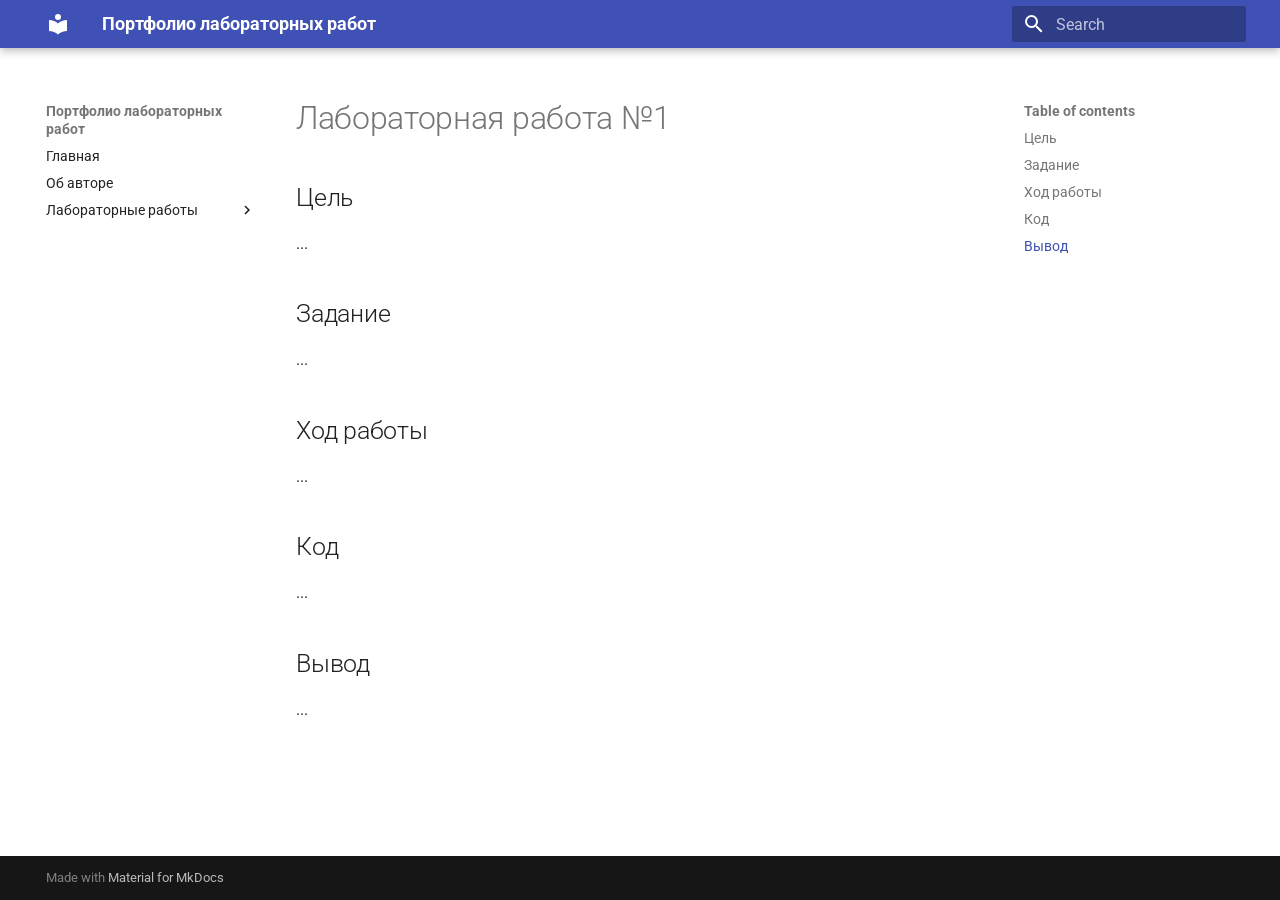
<file: docs/labs/ lab1/index.html>
<!doctype html>
<html lang="en" class="no-js">
  <head>
    
      <meta charset="utf-8">
      <meta name="viewport" content="width=device-width,initial-scale=1">
      
      
      
      
      
      
        
      
      
      <link rel="icon" href="../../assets/images/favicon.png">
      <meta name="generator" content="mkdocs-1.6.1, mkdocs-material-9.7.3">
    
    
      
        <title>Лабораторная работа №1 - Портфолио лабораторных работ</title>
      
    
    
      <link rel="stylesheet" href="../../assets/stylesheets/main.484c7ddc.min.css">
      
      


    
    
      
    
    
      
        
        
        <link rel="preconnect" href="https://fonts.gstatic.com" crossorigin>
        <link rel="stylesheet" href="https://fonts.googleapis.com/css?family=Roboto:300,300i,400,400i,700,700i%7CRoboto+Mono:400,400i,700,700i&display=fallback">
        <style>:root{--md-text-font:"Roboto";--md-code-font:"Roboto Mono"}</style>
      
    
    
    <script>__md_scope=new URL("../..",location),__md_hash=e=>[...e].reduce(((e,_)=>(e<<5)-e+_.charCodeAt(0)),0),__md_get=(e,_=localStorage,t=__md_scope)=>JSON.parse(_.getItem(t.pathname+"."+e)),__md_set=(e,_,t=localStorage,a=__md_scope)=>{try{t.setItem(a.pathname+"."+e,JSON.stringify(_))}catch(e){}}</script>
    
      

    
    
  </head>
  
  
    <body dir="ltr">
  
    
    <input class="md-toggle" data-md-toggle="drawer" type="checkbox" id="__drawer" autocomplete="off">
    <input class="md-toggle" data-md-toggle="search" type="checkbox" id="__search" autocomplete="off">
    <label class="md-overlay" for="__drawer"></label>
    <div data-md-component="skip">
      
        
        <a href="#no1" class="md-skip">
          Skip to content
        </a>
      
    </div>
    <div data-md-component="announce">
      
    </div>
    
    
      

  

<header class="md-header md-header--shadow" data-md-component="header">
  <nav class="md-header__inner md-grid" aria-label="Header">
    <a href="../.." title="Портфолио лабораторных работ" class="md-header__button md-logo" aria-label="Портфолио лабораторных работ" data-md-component="logo">
      
  
  <svg xmlns="http://www.w3.org/2000/svg" viewBox="0 0 24 24"><path d="M12 8a3 3 0 0 0 3-3 3 3 0 0 0-3-3 3 3 0 0 0-3 3 3 3 0 0 0 3 3m0 3.54C9.64 9.35 6.5 8 3 8v11c3.5 0 6.64 1.35 9 3.54 2.36-2.19 5.5-3.54 9-3.54V8c-3.5 0-6.64 1.35-9 3.54"/></svg>

    </a>
    <label class="md-header__button md-icon" for="__drawer">
      
      <svg xmlns="http://www.w3.org/2000/svg" viewBox="0 0 24 24"><path d="M3 6h18v2H3zm0 5h18v2H3zm0 5h18v2H3z"/></svg>
    </label>
    <div class="md-header__title" data-md-component="header-title">
      <div class="md-header__ellipsis">
        <div class="md-header__topic">
          <span class="md-ellipsis">
            Портфолио лабораторных работ
          </span>
        </div>
        <div class="md-header__topic" data-md-component="header-topic">
          <span class="md-ellipsis">
            
              Лабораторная работа №1
            
          </span>
        </div>
      </div>
    </div>
    
    
      <script>var palette=__md_get("__palette");if(palette&&palette.color){if("(prefers-color-scheme)"===palette.color.media){var media=matchMedia("(prefers-color-scheme: light)"),input=document.querySelector(media.matches?"[data-md-color-media='(prefers-color-scheme: light)']":"[data-md-color-media='(prefers-color-scheme: dark)']");palette.color.media=input.getAttribute("data-md-color-media"),palette.color.scheme=input.getAttribute("data-md-color-scheme"),palette.color.primary=input.getAttribute("data-md-color-primary"),palette.color.accent=input.getAttribute("data-md-color-accent")}for(var[key,value]of Object.entries(palette.color))document.body.setAttribute("data-md-color-"+key,value)}</script>
    
    
    
      
      
        <label class="md-header__button md-icon" for="__search">
          
          <svg xmlns="http://www.w3.org/2000/svg" viewBox="0 0 24 24"><path d="M9.5 3A6.5 6.5 0 0 1 16 9.5c0 1.61-.59 3.09-1.56 4.23l.27.27h.79l5 5-1.5 1.5-5-5v-.79l-.27-.27A6.52 6.52 0 0 1 9.5 16 6.5 6.5 0 0 1 3 9.5 6.5 6.5 0 0 1 9.5 3m0 2C7 5 5 7 5 9.5S7 14 9.5 14 14 12 14 9.5 12 5 9.5 5"/></svg>
        </label>
        <div class="md-search" data-md-component="search" role="dialog">
  <label class="md-search__overlay" for="__search"></label>
  <div class="md-search__inner" role="search">
    <form class="md-search__form" name="search">
      <input type="text" class="md-search__input" name="query" aria-label="Search" placeholder="Search" autocapitalize="off" autocorrect="off" autocomplete="off" spellcheck="false" data-md-component="search-query" required>
      <label class="md-search__icon md-icon" for="__search">
        
        <svg xmlns="http://www.w3.org/2000/svg" viewBox="0 0 24 24"><path d="M9.5 3A6.5 6.5 0 0 1 16 9.5c0 1.61-.59 3.09-1.56 4.23l.27.27h.79l5 5-1.5 1.5-5-5v-.79l-.27-.27A6.52 6.52 0 0 1 9.5 16 6.5 6.5 0 0 1 3 9.5 6.5 6.5 0 0 1 9.5 3m0 2C7 5 5 7 5 9.5S7 14 9.5 14 14 12 14 9.5 12 5 9.5 5"/></svg>
        
        <svg xmlns="http://www.w3.org/2000/svg" viewBox="0 0 24 24"><path d="M20 11v2H8l5.5 5.5-1.42 1.42L4.16 12l7.92-7.92L13.5 5.5 8 11z"/></svg>
      </label>
      <nav class="md-search__options" aria-label="Search">
        
        <button type="reset" class="md-search__icon md-icon" title="Clear" aria-label="Clear" tabindex="-1">
          
          <svg xmlns="http://www.w3.org/2000/svg" viewBox="0 0 24 24"><path d="M19 6.41 17.59 5 12 10.59 6.41 5 5 6.41 10.59 12 5 17.59 6.41 19 12 13.41 17.59 19 19 17.59 13.41 12z"/></svg>
        </button>
      </nav>
      
    </form>
    <div class="md-search__output">
      <div class="md-search__scrollwrap" tabindex="0" data-md-scrollfix>
        <div class="md-search-result" data-md-component="search-result">
          <div class="md-search-result__meta">
            Initializing search
          </div>
          <ol class="md-search-result__list" role="presentation"></ol>
        </div>
      </div>
    </div>
  </div>
</div>
      
    
    
  </nav>
  
</header>
    
    <div class="md-container" data-md-component="container">
      
      
        
          
        
      
      <main class="md-main" data-md-component="main">
        <div class="md-main__inner md-grid">
          
            
              
              <div class="md-sidebar md-sidebar--primary" data-md-component="sidebar" data-md-type="navigation" >
                <div class="md-sidebar__scrollwrap">
                  <div class="md-sidebar__inner">
                    



<nav class="md-nav md-nav--primary" aria-label="Navigation" data-md-level="0">
  <label class="md-nav__title" for="__drawer">
    <a href="../.." title="Портфолио лабораторных работ" class="md-nav__button md-logo" aria-label="Портфолио лабораторных работ" data-md-component="logo">
      
  
  <svg xmlns="http://www.w3.org/2000/svg" viewBox="0 0 24 24"><path d="M12 8a3 3 0 0 0 3-3 3 3 0 0 0-3-3 3 3 0 0 0-3 3 3 3 0 0 0 3 3m0 3.54C9.64 9.35 6.5 8 3 8v11c3.5 0 6.64 1.35 9 3.54 2.36-2.19 5.5-3.54 9-3.54V8c-3.5 0-6.64 1.35-9 3.54"/></svg>

    </a>
    Портфолио лабораторных работ
  </label>
  
  <ul class="md-nav__list" data-md-scrollfix>
    
      
      
  
  
  
  
    <li class="md-nav__item">
      <a href="../.." class="md-nav__link">
        
  
  
  <span class="md-ellipsis">
    
  
    Главная
  

    
  </span>
  
  

      </a>
    </li>
  

    
      
      
  
  
  
  
    <li class="md-nav__item">
      <a href="../../about/" class="md-nav__link">
        
  
  
  <span class="md-ellipsis">
    
  
    Об авторе
  

    
  </span>
  
  

      </a>
    </li>
  

    
      
      
  
  
  
  
    
    
    
    
    
    <li class="md-nav__item md-nav__item--nested">
      
        
        
        <input class="md-nav__toggle md-toggle " type="checkbox" id="__nav_3" >
        
          
          <label class="md-nav__link" for="__nav_3" id="__nav_3_label" tabindex="0">
            
  
  
  <span class="md-ellipsis">
    
  
    Лабораторные работы
  

    
  </span>
  
  

            <span class="md-nav__icon md-icon"></span>
          </label>
        
        <nav class="md-nav" data-md-level="1" aria-labelledby="__nav_3_label" aria-expanded="false">
          <label class="md-nav__title" for="__nav_3">
            <span class="md-nav__icon md-icon"></span>
            
  
    Лабораторные работы
  

          </label>
          <ul class="md-nav__list" data-md-scrollfix>
            
              
                
  
  
  
  
    <li class="md-nav__item">
      <a href="../lab1.md" class="md-nav__link">
        
  
  
  <span class="md-ellipsis">
    
  
    Лабораторная 1
  

    
  </span>
  
  

      </a>
    </li>
  

              
            
              
                
  
  
  
  
    <li class="md-nav__item">
      <a href="../lab2.md" class="md-nav__link">
        
  
  
  <span class="md-ellipsis">
    
  
    Лабораторная 2
  

    
  </span>
  
  

      </a>
    </li>
  

              
            
              
                
  
  
  
  
    <li class="md-nav__item">
      <a href="../lab3.md" class="md-nav__link">
        
  
  
  <span class="md-ellipsis">
    
  
    Лабораторная 3
  

    
  </span>
  
  

      </a>
    </li>
  

              
            
          </ul>
        </nav>
      
    </li>
  

    
  </ul>
</nav>
                  </div>
                </div>
              </div>
            
            
              
              <div class="md-sidebar md-sidebar--secondary" data-md-component="sidebar" data-md-type="toc" >
                <div class="md-sidebar__scrollwrap">
                  <div class="md-sidebar__inner">
                    

<nav class="md-nav md-nav--secondary" aria-label="Table of contents">
  
  
  
    
  
  
    <label class="md-nav__title" for="__toc">
      <span class="md-nav__icon md-icon"></span>
      Table of contents
    </label>
    <ul class="md-nav__list" data-md-component="toc" data-md-scrollfix>
      
        <li class="md-nav__item">
  <a href="#_1" class="md-nav__link">
    <span class="md-ellipsis">
      
        Цель
      
    </span>
  </a>
  
</li>
      
        <li class="md-nav__item">
  <a href="#_2" class="md-nav__link">
    <span class="md-ellipsis">
      
        Задание
      
    </span>
  </a>
  
</li>
      
        <li class="md-nav__item">
  <a href="#_3" class="md-nav__link">
    <span class="md-ellipsis">
      
        Ход работы
      
    </span>
  </a>
  
</li>
      
        <li class="md-nav__item">
  <a href="#_4" class="md-nav__link">
    <span class="md-ellipsis">
      
        Код
      
    </span>
  </a>
  
</li>
      
        <li class="md-nav__item">
  <a href="#_5" class="md-nav__link">
    <span class="md-ellipsis">
      
        Вывод
      
    </span>
  </a>
  
</li>
      
    </ul>
  
</nav>
                  </div>
                </div>
              </div>
            
          
          
            <div class="md-content" data-md-component="content">
              
              <article class="md-content__inner md-typeset">
                
                  



<h1 id="no1">Лабораторная работа №1</h1>
<h2 id="_1">Цель</h2>
<p>...</p>
<h2 id="_2">Задание</h2>
<p>...</p>
<h2 id="_3">Ход работы</h2>
<p>...</p>
<h2 id="_4">Код</h2>
<p>...</p>
<h2 id="_5">Вывод</h2>
<p>...</p>












                
              </article>
            </div>
          
          
<script>var target=document.getElementById(location.hash.slice(1));target&&target.name&&(target.checked=target.name.startsWith("__tabbed_"))</script>
        </div>
        
      </main>
      
        <footer class="md-footer">
  
  <div class="md-footer-meta md-typeset">
    <div class="md-footer-meta__inner md-grid">
      <div class="md-copyright">
  
  
    Made with
    <a href="https://squidfunk.github.io/mkdocs-material/" target="_blank" rel="noopener">
      Material for MkDocs
    </a>
  
</div>
      
    </div>
  </div>
</footer>
      
    </div>
    <div class="md-dialog" data-md-component="dialog">
      <div class="md-dialog__inner md-typeset"></div>
    </div>
    
    
    
      
      
      <script id="__config" type="application/json">{"annotate": null, "base": "../..", "features": [], "search": "../../assets/javascripts/workers/search.2c215733.min.js", "tags": null, "translations": {"clipboard.copied": "Copied to clipboard", "clipboard.copy": "Copy to clipboard", "search.result.more.one": "1 more on this page", "search.result.more.other": "# more on this page", "search.result.none": "No matching documents", "search.result.one": "1 matching document", "search.result.other": "# matching documents", "search.result.placeholder": "Type to start searching", "search.result.term.missing": "Missing", "select.version": "Select version"}, "version": null}</script>
    
    
      <script src="../../assets/javascripts/bundle.79ae519e.min.js"></script>
      
    
  </body>
</html>
</file>
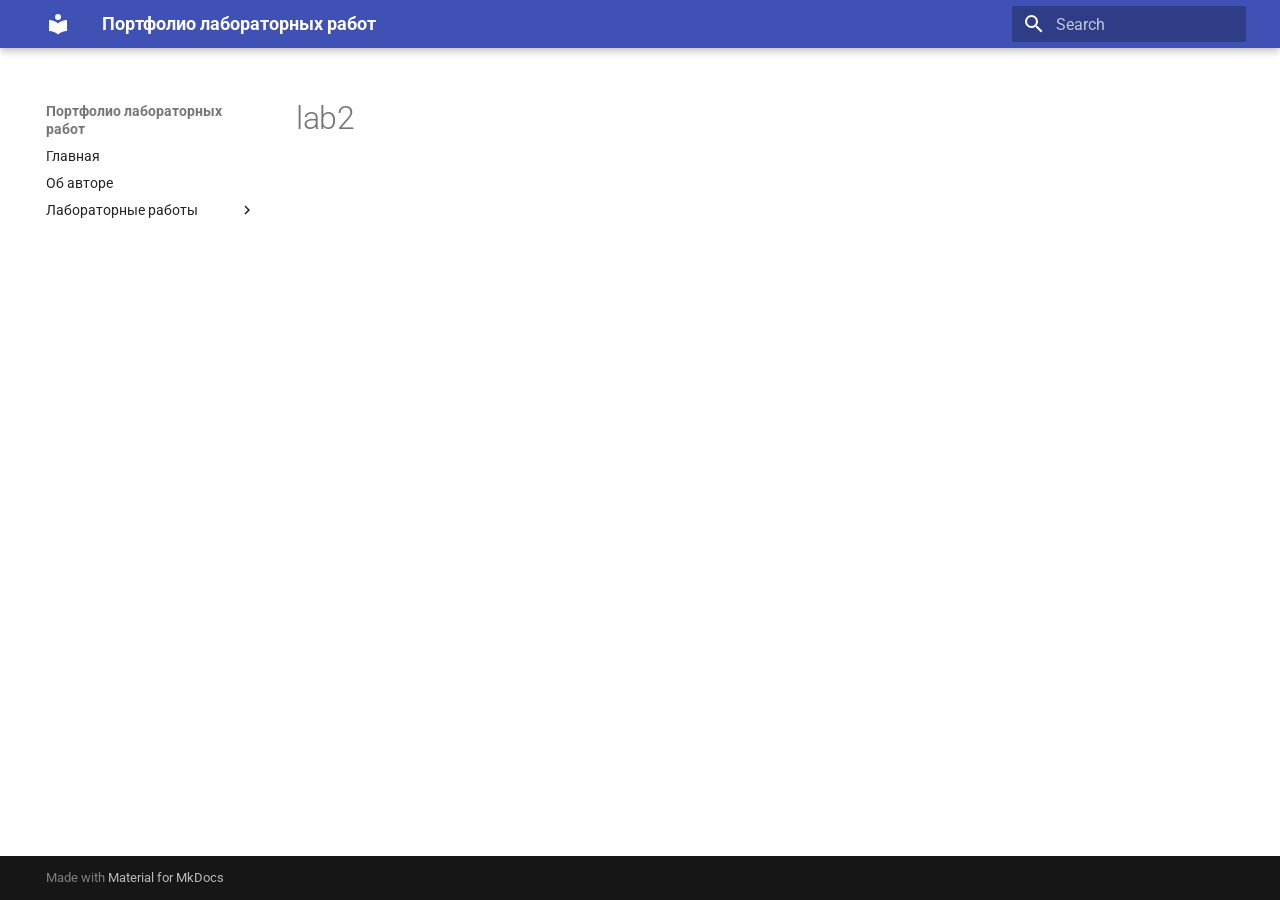
<file: docs/labs/ lab2/index.html>
<!doctype html>
<html lang="en" class="no-js">
  <head>
    
      <meta charset="utf-8">
      <meta name="viewport" content="width=device-width,initial-scale=1">
      
      
      
      
      
      
        
      
      
      <link rel="icon" href="../../assets/images/favicon.png">
      <meta name="generator" content="mkdocs-1.6.1, mkdocs-material-9.7.3">
    
    
      
        <title>lab2 - Портфолио лабораторных работ</title>
      
    
    
      <link rel="stylesheet" href="../../assets/stylesheets/main.484c7ddc.min.css">
      
      


    
    
      
    
    
      
        
        
        <link rel="preconnect" href="https://fonts.gstatic.com" crossorigin>
        <link rel="stylesheet" href="https://fonts.googleapis.com/css?family=Roboto:300,300i,400,400i,700,700i%7CRoboto+Mono:400,400i,700,700i&display=fallback">
        <style>:root{--md-text-font:"Roboto";--md-code-font:"Roboto Mono"}</style>
      
    
    
    <script>__md_scope=new URL("../..",location),__md_hash=e=>[...e].reduce(((e,_)=>(e<<5)-e+_.charCodeAt(0)),0),__md_get=(e,_=localStorage,t=__md_scope)=>JSON.parse(_.getItem(t.pathname+"."+e)),__md_set=(e,_,t=localStorage,a=__md_scope)=>{try{t.setItem(a.pathname+"."+e,JSON.stringify(_))}catch(e){}}</script>
    
      

    
    
  </head>
  
  
    <body dir="ltr">
  
    
    <input class="md-toggle" data-md-toggle="drawer" type="checkbox" id="__drawer" autocomplete="off">
    <input class="md-toggle" data-md-toggle="search" type="checkbox" id="__search" autocomplete="off">
    <label class="md-overlay" for="__drawer"></label>
    <div data-md-component="skip">
      
    </div>
    <div data-md-component="announce">
      
    </div>
    
    
      

  

<header class="md-header md-header--shadow" data-md-component="header">
  <nav class="md-header__inner md-grid" aria-label="Header">
    <a href="../.." title="Портфолио лабораторных работ" class="md-header__button md-logo" aria-label="Портфолио лабораторных работ" data-md-component="logo">
      
  
  <svg xmlns="http://www.w3.org/2000/svg" viewBox="0 0 24 24"><path d="M12 8a3 3 0 0 0 3-3 3 3 0 0 0-3-3 3 3 0 0 0-3 3 3 3 0 0 0 3 3m0 3.54C9.64 9.35 6.5 8 3 8v11c3.5 0 6.64 1.35 9 3.54 2.36-2.19 5.5-3.54 9-3.54V8c-3.5 0-6.64 1.35-9 3.54"/></svg>

    </a>
    <label class="md-header__button md-icon" for="__drawer">
      
      <svg xmlns="http://www.w3.org/2000/svg" viewBox="0 0 24 24"><path d="M3 6h18v2H3zm0 5h18v2H3zm0 5h18v2H3z"/></svg>
    </label>
    <div class="md-header__title" data-md-component="header-title">
      <div class="md-header__ellipsis">
        <div class="md-header__topic">
          <span class="md-ellipsis">
            Портфолио лабораторных работ
          </span>
        </div>
        <div class="md-header__topic" data-md-component="header-topic">
          <span class="md-ellipsis">
            
               lab2
            
          </span>
        </div>
      </div>
    </div>
    
    
      <script>var palette=__md_get("__palette");if(palette&&palette.color){if("(prefers-color-scheme)"===palette.color.media){var media=matchMedia("(prefers-color-scheme: light)"),input=document.querySelector(media.matches?"[data-md-color-media='(prefers-color-scheme: light)']":"[data-md-color-media='(prefers-color-scheme: dark)']");palette.color.media=input.getAttribute("data-md-color-media"),palette.color.scheme=input.getAttribute("data-md-color-scheme"),palette.color.primary=input.getAttribute("data-md-color-primary"),palette.color.accent=input.getAttribute("data-md-color-accent")}for(var[key,value]of Object.entries(palette.color))document.body.setAttribute("data-md-color-"+key,value)}</script>
    
    
    
      
      
        <label class="md-header__button md-icon" for="__search">
          
          <svg xmlns="http://www.w3.org/2000/svg" viewBox="0 0 24 24"><path d="M9.5 3A6.5 6.5 0 0 1 16 9.5c0 1.61-.59 3.09-1.56 4.23l.27.27h.79l5 5-1.5 1.5-5-5v-.79l-.27-.27A6.52 6.52 0 0 1 9.5 16 6.5 6.5 0 0 1 3 9.5 6.5 6.5 0 0 1 9.5 3m0 2C7 5 5 7 5 9.5S7 14 9.5 14 14 12 14 9.5 12 5 9.5 5"/></svg>
        </label>
        <div class="md-search" data-md-component="search" role="dialog">
  <label class="md-search__overlay" for="__search"></label>
  <div class="md-search__inner" role="search">
    <form class="md-search__form" name="search">
      <input type="text" class="md-search__input" name="query" aria-label="Search" placeholder="Search" autocapitalize="off" autocorrect="off" autocomplete="off" spellcheck="false" data-md-component="search-query" required>
      <label class="md-search__icon md-icon" for="__search">
        
        <svg xmlns="http://www.w3.org/2000/svg" viewBox="0 0 24 24"><path d="M9.5 3A6.5 6.5 0 0 1 16 9.5c0 1.61-.59 3.09-1.56 4.23l.27.27h.79l5 5-1.5 1.5-5-5v-.79l-.27-.27A6.52 6.52 0 0 1 9.5 16 6.5 6.5 0 0 1 3 9.5 6.5 6.5 0 0 1 9.5 3m0 2C7 5 5 7 5 9.5S7 14 9.5 14 14 12 14 9.5 12 5 9.5 5"/></svg>
        
        <svg xmlns="http://www.w3.org/2000/svg" viewBox="0 0 24 24"><path d="M20 11v2H8l5.5 5.5-1.42 1.42L4.16 12l7.92-7.92L13.5 5.5 8 11z"/></svg>
      </label>
      <nav class="md-search__options" aria-label="Search">
        
        <button type="reset" class="md-search__icon md-icon" title="Clear" aria-label="Clear" tabindex="-1">
          
          <svg xmlns="http://www.w3.org/2000/svg" viewBox="0 0 24 24"><path d="M19 6.41 17.59 5 12 10.59 6.41 5 5 6.41 10.59 12 5 17.59 6.41 19 12 13.41 17.59 19 19 17.59 13.41 12z"/></svg>
        </button>
      </nav>
      
    </form>
    <div class="md-search__output">
      <div class="md-search__scrollwrap" tabindex="0" data-md-scrollfix>
        <div class="md-search-result" data-md-component="search-result">
          <div class="md-search-result__meta">
            Initializing search
          </div>
          <ol class="md-search-result__list" role="presentation"></ol>
        </div>
      </div>
    </div>
  </div>
</div>
      
    
    
  </nav>
  
</header>
    
    <div class="md-container" data-md-component="container">
      
      
        
          
        
      
      <main class="md-main" data-md-component="main">
        <div class="md-main__inner md-grid">
          
            
              
              <div class="md-sidebar md-sidebar--primary" data-md-component="sidebar" data-md-type="navigation" >
                <div class="md-sidebar__scrollwrap">
                  <div class="md-sidebar__inner">
                    



<nav class="md-nav md-nav--primary" aria-label="Navigation" data-md-level="0">
  <label class="md-nav__title" for="__drawer">
    <a href="../.." title="Портфолио лабораторных работ" class="md-nav__button md-logo" aria-label="Портфолио лабораторных работ" data-md-component="logo">
      
  
  <svg xmlns="http://www.w3.org/2000/svg" viewBox="0 0 24 24"><path d="M12 8a3 3 0 0 0 3-3 3 3 0 0 0-3-3 3 3 0 0 0-3 3 3 3 0 0 0 3 3m0 3.54C9.64 9.35 6.5 8 3 8v11c3.5 0 6.64 1.35 9 3.54 2.36-2.19 5.5-3.54 9-3.54V8c-3.5 0-6.64 1.35-9 3.54"/></svg>

    </a>
    Портфолио лабораторных работ
  </label>
  
  <ul class="md-nav__list" data-md-scrollfix>
    
      
      
  
  
  
  
    <li class="md-nav__item">
      <a href="../.." class="md-nav__link">
        
  
  
  <span class="md-ellipsis">
    
  
    Главная
  

    
  </span>
  
  

      </a>
    </li>
  

    
      
      
  
  
  
  
    <li class="md-nav__item">
      <a href="../../about/" class="md-nav__link">
        
  
  
  <span class="md-ellipsis">
    
  
    Об авторе
  

    
  </span>
  
  

      </a>
    </li>
  

    
      
      
  
  
  
  
    
    
    
    
    
    <li class="md-nav__item md-nav__item--nested">
      
        
        
        <input class="md-nav__toggle md-toggle " type="checkbox" id="__nav_3" >
        
          
          <label class="md-nav__link" for="__nav_3" id="__nav_3_label" tabindex="0">
            
  
  
  <span class="md-ellipsis">
    
  
    Лабораторные работы
  

    
  </span>
  
  

            <span class="md-nav__icon md-icon"></span>
          </label>
        
        <nav class="md-nav" data-md-level="1" aria-labelledby="__nav_3_label" aria-expanded="false">
          <label class="md-nav__title" for="__nav_3">
            <span class="md-nav__icon md-icon"></span>
            
  
    Лабораторные работы
  

          </label>
          <ul class="md-nav__list" data-md-scrollfix>
            
              
                
  
  
  
  
    <li class="md-nav__item">
      <a href="../lab1.md" class="md-nav__link">
        
  
  
  <span class="md-ellipsis">
    
  
    Лабораторная 1
  

    
  </span>
  
  

      </a>
    </li>
  

              
            
              
                
  
  
  
  
    <li class="md-nav__item">
      <a href="../lab2.md" class="md-nav__link">
        
  
  
  <span class="md-ellipsis">
    
  
    Лабораторная 2
  

    
  </span>
  
  

      </a>
    </li>
  

              
            
              
                
  
  
  
  
    <li class="md-nav__item">
      <a href="../lab3.md" class="md-nav__link">
        
  
  
  <span class="md-ellipsis">
    
  
    Лабораторная 3
  

    
  </span>
  
  

      </a>
    </li>
  

              
            
          </ul>
        </nav>
      
    </li>
  

    
  </ul>
</nav>
                  </div>
                </div>
              </div>
            
            
              
              <div class="md-sidebar md-sidebar--secondary" data-md-component="sidebar" data-md-type="toc" >
                <div class="md-sidebar__scrollwrap">
                  <div class="md-sidebar__inner">
                    

<nav class="md-nav md-nav--secondary" aria-label="Table of contents">
  
  
  
  
</nav>
                  </div>
                </div>
              </div>
            
          
          
            <div class="md-content" data-md-component="content">
              
              <article class="md-content__inner md-typeset">
                
                  



  <h1> lab2</h1>














                
              </article>
            </div>
          
          
<script>var target=document.getElementById(location.hash.slice(1));target&&target.name&&(target.checked=target.name.startsWith("__tabbed_"))</script>
        </div>
        
      </main>
      
        <footer class="md-footer">
  
  <div class="md-footer-meta md-typeset">
    <div class="md-footer-meta__inner md-grid">
      <div class="md-copyright">
  
  
    Made with
    <a href="https://squidfunk.github.io/mkdocs-material/" target="_blank" rel="noopener">
      Material for MkDocs
    </a>
  
</div>
      
    </div>
  </div>
</footer>
      
    </div>
    <div class="md-dialog" data-md-component="dialog">
      <div class="md-dialog__inner md-typeset"></div>
    </div>
    
    
    
      
      
      <script id="__config" type="application/json">{"annotate": null, "base": "../..", "features": [], "search": "../../assets/javascripts/workers/search.2c215733.min.js", "tags": null, "translations": {"clipboard.copied": "Copied to clipboard", "clipboard.copy": "Copy to clipboard", "search.result.more.one": "1 more on this page", "search.result.more.other": "# more on this page", "search.result.none": "No matching documents", "search.result.one": "1 matching document", "search.result.other": "# matching documents", "search.result.placeholder": "Type to start searching", "search.result.term.missing": "Missing", "select.version": "Select version"}, "version": null}</script>
    
    
      <script src="../../assets/javascripts/bundle.79ae519e.min.js"></script>
      
    
  </body>
</html>
</file>
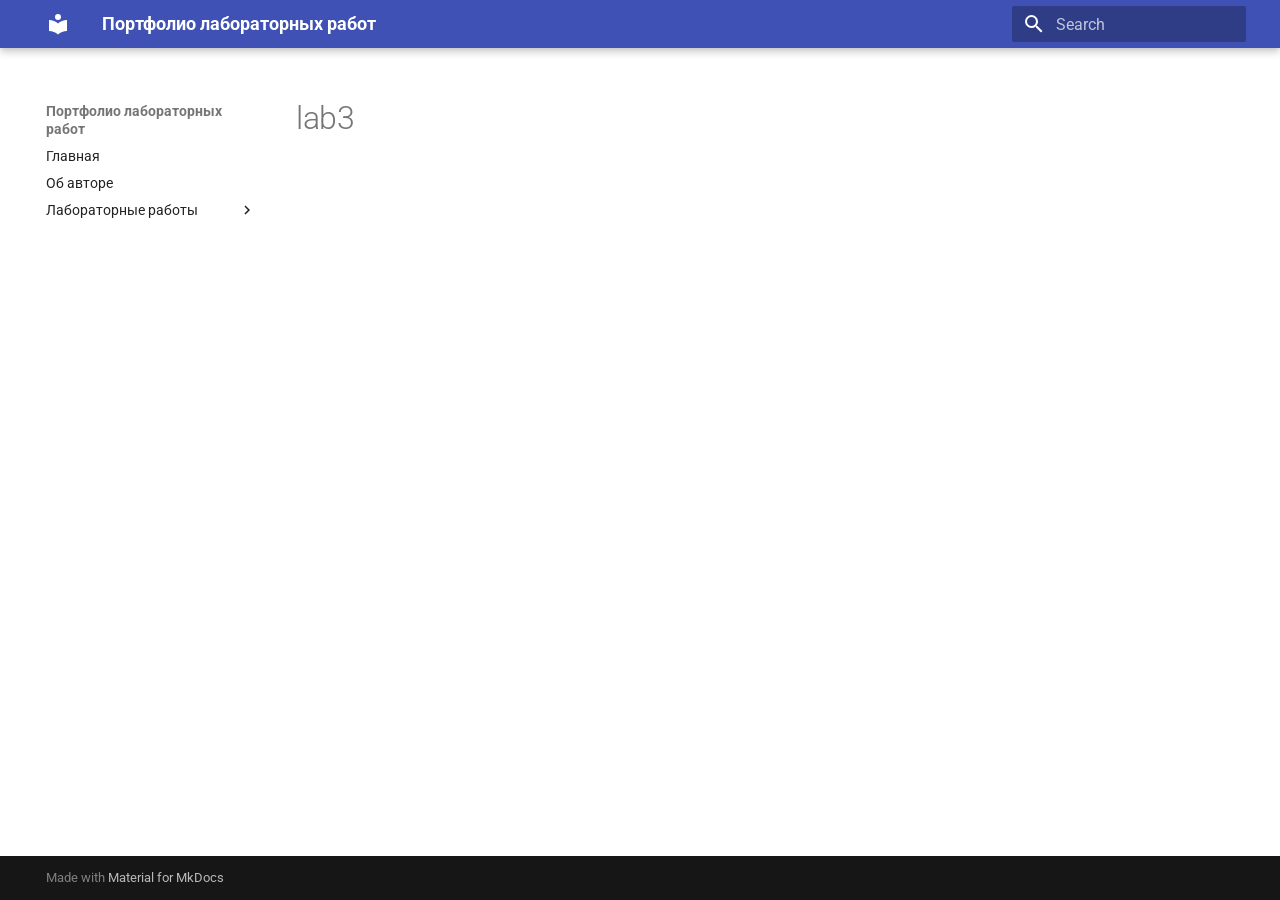
<file: docs/labs/ lab3/index.html>
<!doctype html>
<html lang="en" class="no-js">
  <head>
    
      <meta charset="utf-8">
      <meta name="viewport" content="width=device-width,initial-scale=1">
      
      
      
      
      
      
        
      
      
      <link rel="icon" href="../../assets/images/favicon.png">
      <meta name="generator" content="mkdocs-1.6.1, mkdocs-material-9.7.3">
    
    
      
        <title>lab3 - Портфолио лабораторных работ</title>
      
    
    
      <link rel="stylesheet" href="../../assets/stylesheets/main.484c7ddc.min.css">
      
      


    
    
      
    
    
      
        
        
        <link rel="preconnect" href="https://fonts.gstatic.com" crossorigin>
        <link rel="stylesheet" href="https://fonts.googleapis.com/css?family=Roboto:300,300i,400,400i,700,700i%7CRoboto+Mono:400,400i,700,700i&display=fallback">
        <style>:root{--md-text-font:"Roboto";--md-code-font:"Roboto Mono"}</style>
      
    
    
    <script>__md_scope=new URL("../..",location),__md_hash=e=>[...e].reduce(((e,_)=>(e<<5)-e+_.charCodeAt(0)),0),__md_get=(e,_=localStorage,t=__md_scope)=>JSON.parse(_.getItem(t.pathname+"."+e)),__md_set=(e,_,t=localStorage,a=__md_scope)=>{try{t.setItem(a.pathname+"."+e,JSON.stringify(_))}catch(e){}}</script>
    
      

    
    
  </head>
  
  
    <body dir="ltr">
  
    
    <input class="md-toggle" data-md-toggle="drawer" type="checkbox" id="__drawer" autocomplete="off">
    <input class="md-toggle" data-md-toggle="search" type="checkbox" id="__search" autocomplete="off">
    <label class="md-overlay" for="__drawer"></label>
    <div data-md-component="skip">
      
    </div>
    <div data-md-component="announce">
      
    </div>
    
    
      

  

<header class="md-header md-header--shadow" data-md-component="header">
  <nav class="md-header__inner md-grid" aria-label="Header">
    <a href="../.." title="Портфолио лабораторных работ" class="md-header__button md-logo" aria-label="Портфолио лабораторных работ" data-md-component="logo">
      
  
  <svg xmlns="http://www.w3.org/2000/svg" viewBox="0 0 24 24"><path d="M12 8a3 3 0 0 0 3-3 3 3 0 0 0-3-3 3 3 0 0 0-3 3 3 3 0 0 0 3 3m0 3.54C9.64 9.35 6.5 8 3 8v11c3.5 0 6.64 1.35 9 3.54 2.36-2.19 5.5-3.54 9-3.54V8c-3.5 0-6.64 1.35-9 3.54"/></svg>

    </a>
    <label class="md-header__button md-icon" for="__drawer">
      
      <svg xmlns="http://www.w3.org/2000/svg" viewBox="0 0 24 24"><path d="M3 6h18v2H3zm0 5h18v2H3zm0 5h18v2H3z"/></svg>
    </label>
    <div class="md-header__title" data-md-component="header-title">
      <div class="md-header__ellipsis">
        <div class="md-header__topic">
          <span class="md-ellipsis">
            Портфолио лабораторных работ
          </span>
        </div>
        <div class="md-header__topic" data-md-component="header-topic">
          <span class="md-ellipsis">
            
               lab3
            
          </span>
        </div>
      </div>
    </div>
    
    
      <script>var palette=__md_get("__palette");if(palette&&palette.color){if("(prefers-color-scheme)"===palette.color.media){var media=matchMedia("(prefers-color-scheme: light)"),input=document.querySelector(media.matches?"[data-md-color-media='(prefers-color-scheme: light)']":"[data-md-color-media='(prefers-color-scheme: dark)']");palette.color.media=input.getAttribute("data-md-color-media"),palette.color.scheme=input.getAttribute("data-md-color-scheme"),palette.color.primary=input.getAttribute("data-md-color-primary"),palette.color.accent=input.getAttribute("data-md-color-accent")}for(var[key,value]of Object.entries(palette.color))document.body.setAttribute("data-md-color-"+key,value)}</script>
    
    
    
      
      
        <label class="md-header__button md-icon" for="__search">
          
          <svg xmlns="http://www.w3.org/2000/svg" viewBox="0 0 24 24"><path d="M9.5 3A6.5 6.5 0 0 1 16 9.5c0 1.61-.59 3.09-1.56 4.23l.27.27h.79l5 5-1.5 1.5-5-5v-.79l-.27-.27A6.52 6.52 0 0 1 9.5 16 6.5 6.5 0 0 1 3 9.5 6.5 6.5 0 0 1 9.5 3m0 2C7 5 5 7 5 9.5S7 14 9.5 14 14 12 14 9.5 12 5 9.5 5"/></svg>
        </label>
        <div class="md-search" data-md-component="search" role="dialog">
  <label class="md-search__overlay" for="__search"></label>
  <div class="md-search__inner" role="search">
    <form class="md-search__form" name="search">
      <input type="text" class="md-search__input" name="query" aria-label="Search" placeholder="Search" autocapitalize="off" autocorrect="off" autocomplete="off" spellcheck="false" data-md-component="search-query" required>
      <label class="md-search__icon md-icon" for="__search">
        
        <svg xmlns="http://www.w3.org/2000/svg" viewBox="0 0 24 24"><path d="M9.5 3A6.5 6.5 0 0 1 16 9.5c0 1.61-.59 3.09-1.56 4.23l.27.27h.79l5 5-1.5 1.5-5-5v-.79l-.27-.27A6.52 6.52 0 0 1 9.5 16 6.5 6.5 0 0 1 3 9.5 6.5 6.5 0 0 1 9.5 3m0 2C7 5 5 7 5 9.5S7 14 9.5 14 14 12 14 9.5 12 5 9.5 5"/></svg>
        
        <svg xmlns="http://www.w3.org/2000/svg" viewBox="0 0 24 24"><path d="M20 11v2H8l5.5 5.5-1.42 1.42L4.16 12l7.92-7.92L13.5 5.5 8 11z"/></svg>
      </label>
      <nav class="md-search__options" aria-label="Search">
        
        <button type="reset" class="md-search__icon md-icon" title="Clear" aria-label="Clear" tabindex="-1">
          
          <svg xmlns="http://www.w3.org/2000/svg" viewBox="0 0 24 24"><path d="M19 6.41 17.59 5 12 10.59 6.41 5 5 6.41 10.59 12 5 17.59 6.41 19 12 13.41 17.59 19 19 17.59 13.41 12z"/></svg>
        </button>
      </nav>
      
    </form>
    <div class="md-search__output">
      <div class="md-search__scrollwrap" tabindex="0" data-md-scrollfix>
        <div class="md-search-result" data-md-component="search-result">
          <div class="md-search-result__meta">
            Initializing search
          </div>
          <ol class="md-search-result__list" role="presentation"></ol>
        </div>
      </div>
    </div>
  </div>
</div>
      
    
    
  </nav>
  
</header>
    
    <div class="md-container" data-md-component="container">
      
      
        
          
        
      
      <main class="md-main" data-md-component="main">
        <div class="md-main__inner md-grid">
          
            
              
              <div class="md-sidebar md-sidebar--primary" data-md-component="sidebar" data-md-type="navigation" >
                <div class="md-sidebar__scrollwrap">
                  <div class="md-sidebar__inner">
                    



<nav class="md-nav md-nav--primary" aria-label="Navigation" data-md-level="0">
  <label class="md-nav__title" for="__drawer">
    <a href="../.." title="Портфолио лабораторных работ" class="md-nav__button md-logo" aria-label="Портфолио лабораторных работ" data-md-component="logo">
      
  
  <svg xmlns="http://www.w3.org/2000/svg" viewBox="0 0 24 24"><path d="M12 8a3 3 0 0 0 3-3 3 3 0 0 0-3-3 3 3 0 0 0-3 3 3 3 0 0 0 3 3m0 3.54C9.64 9.35 6.5 8 3 8v11c3.5 0 6.64 1.35 9 3.54 2.36-2.19 5.5-3.54 9-3.54V8c-3.5 0-6.64 1.35-9 3.54"/></svg>

    </a>
    Портфолио лабораторных работ
  </label>
  
  <ul class="md-nav__list" data-md-scrollfix>
    
      
      
  
  
  
  
    <li class="md-nav__item">
      <a href="../.." class="md-nav__link">
        
  
  
  <span class="md-ellipsis">
    
  
    Главная
  

    
  </span>
  
  

      </a>
    </li>
  

    
      
      
  
  
  
  
    <li class="md-nav__item">
      <a href="../../about/" class="md-nav__link">
        
  
  
  <span class="md-ellipsis">
    
  
    Об авторе
  

    
  </span>
  
  

      </a>
    </li>
  

    
      
      
  
  
  
  
    
    
    
    
    
    <li class="md-nav__item md-nav__item--nested">
      
        
        
        <input class="md-nav__toggle md-toggle " type="checkbox" id="__nav_3" >
        
          
          <label class="md-nav__link" for="__nav_3" id="__nav_3_label" tabindex="0">
            
  
  
  <span class="md-ellipsis">
    
  
    Лабораторные работы
  

    
  </span>
  
  

            <span class="md-nav__icon md-icon"></span>
          </label>
        
        <nav class="md-nav" data-md-level="1" aria-labelledby="__nav_3_label" aria-expanded="false">
          <label class="md-nav__title" for="__nav_3">
            <span class="md-nav__icon md-icon"></span>
            
  
    Лабораторные работы
  

          </label>
          <ul class="md-nav__list" data-md-scrollfix>
            
              
                
  
  
  
  
    <li class="md-nav__item">
      <a href="../lab1.md" class="md-nav__link">
        
  
  
  <span class="md-ellipsis">
    
  
    Лабораторная 1
  

    
  </span>
  
  

      </a>
    </li>
  

              
            
              
                
  
  
  
  
    <li class="md-nav__item">
      <a href="../lab2.md" class="md-nav__link">
        
  
  
  <span class="md-ellipsis">
    
  
    Лабораторная 2
  

    
  </span>
  
  

      </a>
    </li>
  

              
            
              
                
  
  
  
  
    <li class="md-nav__item">
      <a href="../lab3.md" class="md-nav__link">
        
  
  
  <span class="md-ellipsis">
    
  
    Лабораторная 3
  

    
  </span>
  
  

      </a>
    </li>
  

              
            
          </ul>
        </nav>
      
    </li>
  

    
  </ul>
</nav>
                  </div>
                </div>
              </div>
            
            
              
              <div class="md-sidebar md-sidebar--secondary" data-md-component="sidebar" data-md-type="toc" >
                <div class="md-sidebar__scrollwrap">
                  <div class="md-sidebar__inner">
                    

<nav class="md-nav md-nav--secondary" aria-label="Table of contents">
  
  
  
  
</nav>
                  </div>
                </div>
              </div>
            
          
          
            <div class="md-content" data-md-component="content">
              
              <article class="md-content__inner md-typeset">
                
                  



  <h1> lab3</h1>














                
              </article>
            </div>
          
          
<script>var target=document.getElementById(location.hash.slice(1));target&&target.name&&(target.checked=target.name.startsWith("__tabbed_"))</script>
        </div>
        
      </main>
      
        <footer class="md-footer">
  
  <div class="md-footer-meta md-typeset">
    <div class="md-footer-meta__inner md-grid">
      <div class="md-copyright">
  
  
    Made with
    <a href="https://squidfunk.github.io/mkdocs-material/" target="_blank" rel="noopener">
      Material for MkDocs
    </a>
  
</div>
      
    </div>
  </div>
</footer>
      
    </div>
    <div class="md-dialog" data-md-component="dialog">
      <div class="md-dialog__inner md-typeset"></div>
    </div>
    
    
    
      
      
      <script id="__config" type="application/json">{"annotate": null, "base": "../..", "features": [], "search": "../../assets/javascripts/workers/search.2c215733.min.js", "tags": null, "translations": {"clipboard.copied": "Copied to clipboard", "clipboard.copy": "Copy to clipboard", "search.result.more.one": "1 more on this page", "search.result.more.other": "# more on this page", "search.result.none": "No matching documents", "search.result.one": "1 matching document", "search.result.other": "# matching documents", "search.result.placeholder": "Type to start searching", "search.result.term.missing": "Missing", "select.version": "Select version"}, "version": null}</script>
    
    
      <script src="../../assets/javascripts/bundle.79ae519e.min.js"></script>
      
    
  </body>
</html>
</file>
<file: docs/assets/stylesheets/main.484c7ddc.min.css>
@charset "UTF-8";html{-webkit-text-size-adjust:none;-moz-text-size-adjust:none;text-size-adjust:none;box-sizing:border-box}*,:after,:before{box-sizing:inherit}@media (prefers-reduced-motion){*,:after,:before{transition:none!important}}body{margin:0}a,button,input,label{-webkit-tap-highlight-color:transparent}a{color:inherit;text-decoration:none}hr{border:0;box-sizing:initial;display:block;height:.05rem;overflow:visible;padding:0}small{font-size:80%}sub,sup{line-height:1em}img{border-style:none}table{border-collapse:initial;border-spacing:0}td,th{font-weight:400;vertical-align:top}button{background:#0000;border:0;font-family:inherit;font-size:inherit;margin:0;padding:0}input{border:0;outline:none}:root{--md-primary-fg-color:#4051b5;--md-primary-fg-color--light:#5d6cc0;--md-primary-fg-color--dark:#303fa1;--md-primary-bg-color:#fff;--md-primary-bg-color--light:#ffffffb3;--md-accent-fg-color:#526cfe;--md-accent-fg-color--transparent:#526cfe1a;--md-accent-bg-color:#fff;--md-accent-bg-color--light:#ffffffb3}[data-md-color-scheme=default]{color-scheme:light}[data-md-color-scheme=default] img[src$="#gh-dark-mode-only"],[data-md-color-scheme=default] img[src$="#only-dark"]{display:none}:root,[data-md-color-scheme=default]{--md-hue:225deg;--md-default-fg-color:#000000de;--md-default-fg-color--light:#0000008a;--md-default-fg-color--lighter:#00000052;--md-default-fg-color--lightest:#00000012;--md-default-bg-color:#fff;--md-default-bg-color--light:#ffffffb3;--md-default-bg-color--lighter:#ffffff4d;--md-default-bg-color--lightest:#ffffff1f;--md-code-fg-color:#36464e;--md-code-bg-color:#f5f5f5;--md-code-bg-color--light:#f5f5f5b3;--md-code-bg-color--lighter:#f5f5f54d;--md-code-hl-color:#4287ff;--md-code-hl-color--light:#4287ff1a;--md-code-hl-number-color:#d52a2a;--md-code-hl-special-color:#db1457;--md-code-hl-function-color:#a846b9;--md-code-hl-constant-color:#6e59d9;--md-code-hl-keyword-color:#3f6ec6;--md-code-hl-string-color:#1c7d4d;--md-code-hl-name-color:var(--md-code-fg-color);--md-code-hl-operator-color:var(--md-default-fg-color--light);--md-code-hl-punctuation-color:var(--md-default-fg-color--light);--md-code-hl-comment-color:var(--md-default-fg-color--light);--md-code-hl-generic-color:var(--md-default-fg-color--light);--md-code-hl-variable-color:var(--md-default-fg-color--light);--md-typeset-color:var(--md-default-fg-color);--md-typeset-a-color:var(--md-primary-fg-color);--md-typeset-del-color:#f5503d26;--md-typeset-ins-color:#0bd57026;--md-typeset-kbd-color:#fafafa;--md-typeset-kbd-accent-color:#fff;--md-typeset-kbd-border-color:#b8b8b8;--md-typeset-mark-color:#ffff0080;--md-typeset-table-color:#0000001f;--md-typeset-table-color--light:rgba(0,0,0,.035);--md-admonition-fg-color:var(--md-default-fg-color);--md-admonition-bg-color:var(--md-default-bg-color);--md-warning-fg-color:#000000de;--md-warning-bg-color:#ff9;--md-footer-fg-color:#fff;--md-footer-fg-color--light:#ffffffb3;--md-footer-fg-color--lighter:#ffffff73;--md-footer-bg-color:#000000de;--md-footer-bg-color--dark:#00000052;--md-shadow-z1:0 0.2rem 0.5rem #0000000d,0 0 0.05rem #0000001a;--md-shadow-z2:0 0.2rem 0.5rem #0000001a,0 0 0.05rem #00000040;--md-shadow-z3:0 0.2rem 0.5rem #0003,0 0 0.05rem #00000059}.md-icon svg{fill:currentcolor;display:block;height:1.2rem;width:1.2rem}body{-webkit-font-smoothing:antialiased;-moz-osx-font-smoothing:grayscale;--md-text-font-family:var(--md-text-font,_),-apple-system,BlinkMacSystemFont,Helvetica,Arial,sans-serif;--md-code-font-family:var(--md-code-font,_),SFMono-Regular,Consolas,Menlo,monospace}aside,body,input{font-feature-settings:"kern","liga";color:var(--md-typeset-color);font-family:var(--md-text-font-family)}code,kbd,pre{font-feature-settings:"kern";font-family:var(--md-code-font-family)}:root{--md-typeset-table-sort-icon:url('data:image/svg+xml;charset=utf-8,<svg xmlns="http://www.w3.org/2000/svg" viewBox="0 0 24 24"><path d="m18 21-4-4h3V7h-3l4-4 4 4h-3v10h3M2 19v-2h10v2M2 13v-2h7v2M2 7V5h4v2z"/></svg>');--md-typeset-table-sort-icon--asc:url('data:image/svg+xml;charset=utf-8,<svg xmlns="http://www.w3.org/2000/svg" viewBox="0 0 24 24"><path d="M19 17h3l-4 4-4-4h3V3h2M2 17h10v2H2M6 5v2H2V5m0 6h7v2H2z"/></svg>');--md-typeset-table-sort-icon--desc:url('data:image/svg+xml;charset=utf-8,<svg xmlns="http://www.w3.org/2000/svg" viewBox="0 0 24 24"><path d="M19 7h3l-4-4-4 4h3v14h2M2 17h10v2H2M6 5v2H2V5m0 6h7v2H2z"/></svg>')}.md-typeset{-webkit-print-color-adjust:exact;color-adjust:exact;font-size:.8rem;line-height:1.6;overflow-wrap:break-word}@media print{.md-typeset{font-size:.68rem}}.md-typeset blockquote,.md-typeset dl,.md-typeset figure,.md-typeset ol,.md-typeset pre,.md-typeset ul{margin-bottom:1em;margin-top:1em}.md-typeset h1{color:var(--md-default-fg-color--light);font-size:2em;line-height:1.3;margin:0 0 1.25em}.md-typeset h1,.md-typeset h2{font-weight:300;letter-spacing:-.01em}.md-typeset h2{font-size:1.5625em;line-height:1.4;margin:1.6em 0 .64em}.md-typeset h3{font-size:1.25em;font-weight:400;letter-spacing:-.01em;line-height:1.5;margin:1.6em 0 .8em}.md-typeset h2+h3{margin-top:.8em}.md-typeset h4{font-weight:700;letter-spacing:-.01em;margin:1em 0}.md-typeset h5,.md-typeset h6{color:var(--md-default-fg-color--light);font-size:.8em;font-weight:700;letter-spacing:-.01em;margin:1.25em 0}.md-typeset h5{text-transform:uppercase}.md-typeset h5 code{text-transform:none}.md-typeset hr{border-bottom:.05rem solid var(--md-default-fg-color--lightest);display:flow-root;margin:1.5em 0}.md-typeset a{color:var(--md-typeset-a-color);word-break:break-word}.md-typeset a,.md-typeset a:before{transition:color 125ms}.md-typeset a:focus,.md-typeset a:hover{color:var(--md-accent-fg-color)}.md-typeset a:focus code,.md-typeset a:hover code{background-color:var(--md-accent-fg-color--transparent);color:var(--md-accent-fg-color)}.md-typeset a code{color:var(--md-typeset-a-color)}.md-typeset a.focus-visible{outline-color:var(--md-accent-fg-color);outline-offset:.2rem}.md-typeset code,.md-typeset kbd,.md-typeset pre{color:var(--md-code-fg-color);direction:ltr;font-variant-ligatures:none;transition:background-color 125ms}@media print{.md-typeset code,.md-typeset kbd,.md-typeset pre{white-space:pre-wrap}}.md-typeset code{background-color:var(--md-code-bg-color);border-radius:.1rem;-webkit-box-decoration-break:clone;box-decoration-break:clone;font-size:.85em;padding:0 .2941176471em;transition:color 125ms,background-color 125ms;word-break:break-word}.md-typeset code:not(.focus-visible){-webkit-tap-highlight-color:transparent;outline:none}.md-typeset pre{display:flow-root;line-height:1.4;position:relative}.md-typeset pre>code{-webkit-box-decoration-break:slice;box-decoration-break:slice;box-shadow:none;display:block;margin:0;outline-color:var(--md-accent-fg-color);overflow:auto;padding:.7720588235em 1.1764705882em;scrollbar-color:var(--md-default-fg-color--lighter) #0000;scrollbar-width:thin;touch-action:auto;word-break:normal}.md-typeset pre>code:hover{scrollbar-color:var(--md-accent-fg-color) #0000}.md-typeset pre>code::-webkit-scrollbar{height:.2rem;width:.2rem}.md-typeset pre>code::-webkit-scrollbar-thumb{background-color:var(--md-default-fg-color--lighter)}.md-typeset pre>code::-webkit-scrollbar-thumb:hover{background-color:var(--md-accent-fg-color)}.md-typeset kbd{background-color:var(--md-typeset-kbd-color);border-radius:.1rem;box-shadow:0 .1rem 0 .05rem var(--md-typeset-kbd-border-color),0 .1rem 0 var(--md-typeset-kbd-border-color),0 -.1rem .2rem var(--md-typeset-kbd-accent-color) inset;color:var(--md-default-fg-color);display:inline-block;font-size:.75em;padding:0 .6666666667em;vertical-align:text-top;word-break:break-word}.md-typeset mark{background-color:var(--md-typeset-mark-color);-webkit-box-decoration-break:clone;box-decoration-break:clone;color:inherit;word-break:break-word}.md-typeset abbr{cursor:help;text-decoration:none}.md-typeset [data-preview],.md-typeset abbr{border-bottom:.05rem dotted var(--md-default-fg-color--light)}.md-typeset small{opacity:.75}[dir=ltr] .md-typeset sub,[dir=ltr] .md-typeset sup{margin-left:.078125em}[dir=rtl] .md-typeset sub,[dir=rtl] .md-typeset sup{margin-right:.078125em}[dir=ltr] .md-typeset blockquote{padding-left:.6rem}[dir=rtl] .md-typeset blockquote{padding-right:.6rem}[dir=ltr] .md-typeset blockquote{border-left:.2rem solid var(--md-default-fg-color--lighter)}[dir=rtl] .md-typeset blockquote{border-right:.2rem solid var(--md-default-fg-color--lighter)}.md-typeset blockquote{color:var(--md-default-fg-color--light);margin-left:0;margin-right:0}.md-typeset ul{list-style-type:disc}.md-typeset ul[type]{list-style-type:revert-layer}[dir=ltr] .md-typeset ol,[dir=ltr] .md-typeset ul{margin-left:.625em}[dir=rtl] .md-typeset ol,[dir=rtl] .md-typeset ul{margin-right:.625em}.md-typeset ol,.md-typeset ul{padding:0}.md-typeset ol:not([hidden]),.md-typeset ul:not([hidden]){display:flow-root}.md-typeset ol ol,.md-typeset ul ol{list-style-type:lower-alpha}.md-typeset ol ol ol,.md-typeset ul ol ol{list-style-type:lower-roman}.md-typeset ol ol ol ol,.md-typeset ul ol ol ol{list-style-type:upper-alpha}.md-typeset ol ol ol ol ol,.md-typeset ul ol ol ol ol{list-style-type:upper-roman}.md-typeset ol[type],.md-typeset ul[type]{list-style-type:revert-layer}[dir=ltr] .md-typeset ol li,[dir=ltr] .md-typeset ul li{margin-left:1.25em}[dir=rtl] .md-typeset ol li,[dir=rtl] .md-typeset ul li{margin-right:1.25em}.md-typeset ol li,.md-typeset ul li{margin-bottom:.5em}.md-typeset ol li blockquote,.md-typeset ol li p,.md-typeset ul li blockquote,.md-typeset ul li p{margin:.5em 0}.md-typeset ol li:last-child,.md-typeset ul li:last-child{margin-bottom:0}[dir=ltr] .md-typeset ol li ol,[dir=ltr] .md-typeset ol li ul,[dir=ltr] .md-typeset ul li ol,[dir=ltr] .md-typeset ul li ul{margin-left:.625em}[dir=rtl] .md-typeset ol li ol,[dir=rtl] .md-typeset ol li ul,[dir=rtl] .md-typeset ul li ol,[dir=rtl] .md-typeset ul li ul{margin-right:.625em}.md-typeset ol li ol,.md-typeset ol li ul,.md-typeset ul li ol,.md-typeset ul li ul{margin-bottom:.5em;margin-top:.5em}[dir=ltr] .md-typeset dd{margin-left:1.875em}[dir=rtl] .md-typeset dd{margin-right:1.875em}.md-typeset dd{margin-bottom:1.5em;margin-top:1em}.md-typeset img,.md-typeset svg,.md-typeset video{height:auto;max-width:100%}.md-typeset img[align=left]{margin:1em 1em 1em 0}.md-typeset img[align=right]{margin:1em 0 1em 1em}.md-typeset img[align]:only-child{margin-top:0}.md-typeset figure{display:flow-root;margin:1em auto;max-width:100%;text-align:center;width:fit-content}.md-typeset figure img{display:block;margin:0 auto}.md-typeset figcaption{font-style:italic;margin:1em auto;max-width:24rem}.md-typeset iframe{max-width:100%}.md-typeset table:not([class]){background-color:var(--md-default-bg-color);border:.05rem solid var(--md-typeset-table-color);border-radius:.1rem;display:inline-block;font-size:.64rem;max-width:100%;overflow:auto;touch-action:auto}@media print{.md-typeset table:not([class]){display:table}}.md-typeset table:not([class])+*{margin-top:1.5em}.md-typeset table:not([class]) td>:first-child,.md-typeset table:not([class]) th>:first-child{margin-top:0}.md-typeset table:not([class]) td>:last-child,.md-typeset table:not([class]) th>:last-child{margin-bottom:0}.md-typeset table:not([class]) td:not([align]),.md-typeset table:not([class]) th:not([align]){text-align:left}[dir=rtl] .md-typeset table:not([class]) td:not([align]),[dir=rtl] .md-typeset table:not([class]) th:not([align]){text-align:right}.md-typeset table:not([class]) th{font-weight:700;min-width:5rem;padding:.9375em 1.25em;vertical-align:top}.md-typeset table:not([class]) td{border-top:.05rem solid var(--md-typeset-table-color);padding:.9375em 1.25em;vertical-align:top}.md-typeset table:not([class]) tbody tr{transition:background-color 125ms}.md-typeset table:not([class]) tbody tr:hover{background-color:var(--md-typeset-table-color--light);box-shadow:0 .05rem 0 var(--md-default-bg-color) inset}.md-typeset table:not([class]) a{word-break:normal}.md-typeset table th[role=columnheader]{cursor:pointer}[dir=ltr] .md-typeset table th[role=columnheader]:after{margin-left:.5em}[dir=rtl] .md-typeset table th[role=columnheader]:after{margin-right:.5em}.md-typeset table th[role=columnheader]:after{content:"";display:inline-block;height:1.2em;-webkit-mask-image:var(--md-typeset-table-sort-icon);mask-image:var(--md-typeset-table-sort-icon);-webkit-mask-repeat:no-repeat;mask-repeat:no-repeat;-webkit-mask-size:contain;mask-size:contain;transition:background-color 125ms;vertical-align:text-bottom;width:1.2em}.md-typeset table th[role=columnheader]:hover:after{background-color:var(--md-default-fg-color--lighter)}.md-typeset table th[role=columnheader][aria-sort=ascending]:after{background-color:var(--md-default-fg-color--light);-webkit-mask-image:var(--md-typeset-table-sort-icon--asc);mask-image:var(--md-typeset-table-sort-icon--asc)}.md-typeset table th[role=columnheader][aria-sort=descending]:after{background-color:var(--md-default-fg-color--light);-webkit-mask-image:var(--md-typeset-table-sort-icon--desc);mask-image:var(--md-typeset-table-sort-icon--desc)}.md-typeset__scrollwrap{margin:1em -.8rem;overflow-x:auto;touch-action:auto}.md-typeset__table{display:inline-block;margin-bottom:.5em;padding:0 .8rem}@media print{.md-typeset__table{display:block}}html .md-typeset__table table{display:table;margin:0;overflow:hidden;width:100%}@media screen and (max-width:44.984375em){.md-content__inner>pre{margin:1em -.8rem}.md-content__inner>pre code{border-radius:0}}.md-typeset .md-author{border-radius:100%;display:block;flex-shrink:0;height:1.6rem;overflow:hidden;position:relative;transition:color 125ms,transform 125ms;width:1.6rem}.md-typeset .md-author img{display:block}.md-typeset .md-author--more{background:var(--md-default-fg-color--lightest);color:var(--md-default-fg-color--lighter);font-size:.6rem;font-weight:700;line-height:1.6rem;text-align:center}.md-typeset .md-author--long{height:2.4rem;width:2.4rem}.md-typeset a.md-author{transform:scale(1)}.md-typeset a.md-author img{border-radius:100%;filter:grayscale(100%) opacity(75%);transition:filter 125ms}.md-typeset a.md-author:focus,.md-typeset a.md-author:hover{transform:scale(1.1);z-index:1}.md-typeset a.md-author:focus img,.md-typeset a.md-author:hover img{filter:grayscale(0)}.md-banner{background-color:var(--md-footer-bg-color);color:var(--md-footer-fg-color);overflow:auto}@media print{.md-banner{display:none}}.md-banner--warning{background-color:var(--md-warning-bg-color);color:var(--md-warning-fg-color)}.md-banner__inner{font-size:.7rem;margin:.6rem auto;padding:0 .8rem}[dir=ltr] .md-banner__button{float:right}[dir=rtl] .md-banner__button{float:left}.md-banner__button{color:inherit;cursor:pointer;transition:opacity .25s}.no-js .md-banner__button{display:none}.md-banner__button:hover{opacity:.7}html{font-size:125%;height:100%;overflow-x:hidden}@media screen and (min-width:100em){html{font-size:137.5%}}@media screen and (min-width:125em){html{font-size:150%}}body{background-color:var(--md-default-bg-color);display:flex;flex-direction:column;font-size:.5rem;min-height:100%;position:relative;width:100%}@media print{body{display:block}}@media screen and (max-width:59.984375em){body[data-md-scrolllock]{position:fixed}}.md-grid{margin-left:auto;margin-right:auto;max-width:61rem}.md-container{display:flex;flex-direction:column;flex-grow:1}@media print{.md-container{display:block}}.md-main{flex-grow:1}.md-main__inner{display:flex;height:100%;margin-top:1.5rem}.md-ellipsis{overflow:hidden;text-overflow:ellipsis}.md-toggle{display:none}.md-option{height:0;opacity:0;position:absolute;width:0}.md-option:checked+label:not([hidden]){display:block}.md-option.focus-visible+label{outline-color:var(--md-accent-fg-color);outline-style:auto}.md-skip{background-color:var(--md-default-fg-color);border-radius:.1rem;color:var(--md-default-bg-color);font-size:.64rem;margin:.5rem;opacity:0;outline-color:var(--md-accent-fg-color);padding:.3rem .5rem;position:fixed;transform:translateY(.4rem);z-index:-1}.md-skip:focus{opacity:1;transform:translateY(0);transition:transform .25s cubic-bezier(.4,0,.2,1),opacity 175ms 75ms;z-index:10}@page{margin:25mm}:root{--md-clipboard-icon:url('data:image/svg+xml;charset=utf-8,<svg xmlns="http://www.w3.org/2000/svg" viewBox="0 0 24 24"><path d="M19 21H8V7h11m0-2H8a2 2 0 0 0-2 2v14a2 2 0 0 0 2 2h11a2 2 0 0 0 2-2V7a2 2 0 0 0-2-2m-3-4H4a2 2 0 0 0-2 2v14h2V3h12z"/></svg>')}.md-clipboard{border-radius:.1rem;color:var(--md-default-fg-color--lightest);cursor:pointer;height:1.5em;outline-color:var(--md-accent-fg-color);outline-offset:.1rem;transition:color .25s;width:1.5em;z-index:1}@media print{.md-clipboard{display:none}}.md-clipboard:not(.focus-visible){-webkit-tap-highlight-color:transparent;outline:none}:hover>.md-clipboard{color:var(--md-default-fg-color--light)}.md-clipboard:focus,.md-clipboard:hover{color:var(--md-accent-fg-color)}.md-clipboard:after{background-color:currentcolor;content:"";display:block;height:1.125em;margin:0 auto;-webkit-mask-image:var(--md-clipboard-icon);mask-image:var(--md-clipboard-icon);-webkit-mask-position:center;mask-position:center;-webkit-mask-repeat:no-repeat;mask-repeat:no-repeat;-webkit-mask-size:contain;mask-size:contain;width:1.125em}.md-clipboard--inline{cursor:pointer}.md-clipboard--inline code{transition:color .25s,background-color .25s}.md-clipboard--inline:focus code,.md-clipboard--inline:hover code{background-color:var(--md-accent-fg-color--transparent);color:var(--md-accent-fg-color)}:root{--md-code-select-icon:url('data:image/svg+xml;charset=utf-8,<svg xmlns="http://www.w3.org/2000/svg" viewBox="0 0 24 24"><path d="M19 19h-4v2h4c1.1 0 2-.9 2-2v-4h-2m0-12h-4v2h4v4h2V5c0-1.1-.9-2-2-2M5 5h4V3H5c-1.1 0-2 .9-2 2v4h2m0 6H3v4c0 1.1.9 2 2 2h4v-2H5zm2-4h2v2H7zm4 0h2v2h-2zm4 0h2v2h-2zM7 7h2v2H7zm4 0h2v2h-2zm4 0h2v2h-2zm-8 8h2v2H7zm4 0h2v2h-2zm4 0h2v2h-2z"/></svg>');--md-code-copy-icon:url('data:image/svg+xml;charset=utf-8,<svg xmlns="http://www.w3.org/2000/svg" viewBox="0 0 24 24"><path d="M19 21H8V7h11m0-2H8a2 2 0 0 0-2 2v14a2 2 0 0 0 2 2h11a2 2 0 0 0 2-2V7a2 2 0 0 0-2-2m-3-4H4a2 2 0 0 0-2 2v14h2V3h12z"/></svg>')}.md-typeset .md-code__content{display:grid}.md-code__nav{background-color:var(--md-code-bg-color--lighter);border-radius:.1rem;display:flex;gap:.2rem;padding:.2rem;position:absolute;right:.25em;top:.25em;transition:background-color .25s;z-index:1}:hover>.md-code__nav{background-color:var(--md-code-bg-color--light)}.md-code__button{color:var(--md-default-fg-color--lightest);cursor:pointer;display:block;height:1.5em;outline-color:var(--md-accent-fg-color);outline-offset:.1rem;transition:color .25s;width:1.5em}:hover>*>.md-code__button{color:var(--md-default-fg-color--light)}.md-code__button.focus-visible,.md-code__button:hover{color:var(--md-accent-fg-color)}.md-code__button--active{color:var(--md-default-fg-color)!important}.md-code__button:after{background-color:currentcolor;content:"";display:block;height:1.125em;margin:0 auto;-webkit-mask-position:center;mask-position:center;-webkit-mask-repeat:no-repeat;mask-repeat:no-repeat;-webkit-mask-size:contain;mask-size:contain;width:1.125em}.md-code__button[data-md-type=select]:after{-webkit-mask-image:var(--md-code-select-icon);mask-image:var(--md-code-select-icon)}.md-code__button[data-md-type=copy]:after{-webkit-mask-image:var(--md-code-copy-icon);mask-image:var(--md-code-copy-icon)}@keyframes consent{0%{opacity:0;transform:translateY(100%)}to{opacity:1;transform:translateY(0)}}@keyframes overlay{0%{opacity:0}to{opacity:1}}.md-consent__overlay{animation:overlay .25s both;-webkit-backdrop-filter:blur(.1rem);backdrop-filter:blur(.1rem);background-color:#0000008a;height:100%;opacity:1;position:fixed;top:0;width:100%;z-index:5}.md-consent__inner{animation:consent .5s cubic-bezier(.1,.7,.1,1) both;background-color:var(--md-default-bg-color);border:0;border-radius:.1rem;bottom:0;box-shadow:0 0 .2rem #0000001a,0 .2rem .4rem #0003;max-height:100%;overflow:auto;padding:0;position:fixed;width:100%;z-index:5}.md-consent__form{padding:.8rem}.md-consent__settings{display:none;margin:1em 0}input:checked+.md-consent__settings{display:block}.md-consent__controls{margin-bottom:.8rem}.md-typeset .md-consent__controls .md-button{display:inline}@media screen and (max-width:44.984375em){.md-typeset .md-consent__controls .md-button{display:block;margin-top:.4rem;text-align:center;width:100%}}.md-consent label{cursor:pointer}.md-content{flex-grow:1;min-width:0}.md-content__inner{margin:0 .8rem 1.2rem;padding-top:.6rem}@media screen and (min-width:76.25em){[dir=ltr] .md-sidebar--primary:not([hidden])~.md-content>.md-content__inner{margin-left:1.2rem}[dir=ltr] .md-sidebar--secondary:not([hidden])~.md-content>.md-content__inner,[dir=rtl] .md-sidebar--primary:not([hidden])~.md-content>.md-content__inner{margin-right:1.2rem}[dir=rtl] .md-sidebar--secondary:not([hidden])~.md-content>.md-content__inner{margin-left:1.2rem}}.md-content__inner:before{content:"";display:block;height:.4rem}.md-content__inner>:last-child{margin-bottom:0}[dir=ltr] .md-content__button{float:right}[dir=rtl] .md-content__button{float:left}[dir=ltr] .md-content__button{margin-left:.4rem}[dir=rtl] .md-content__button{margin-right:.4rem}.md-content__button{margin:.4rem 0;padding:0}@media print{.md-content__button{display:none}}.md-typeset .md-content__button{color:var(--md-default-fg-color--lighter)}.md-content__button svg{display:inline;vertical-align:top}[dir=rtl] .md-content__button svg{transform:scaleX(-1)}[dir=ltr] .md-dialog{right:.8rem}[dir=rtl] .md-dialog{left:.8rem}.md-dialog{background-color:var(--md-default-fg-color);border-radius:.1rem;bottom:.8rem;box-shadow:var(--md-shadow-z3);min-width:11.1rem;opacity:0;padding:.4rem .6rem;pointer-events:none;position:fixed;transform:translateY(100%);transition:transform 0ms .4s,opacity .4s;z-index:4}@media print{.md-dialog{display:none}}.md-dialog--active{opacity:1;pointer-events:auto;transform:translateY(0);transition:transform .4s cubic-bezier(.075,.85,.175,1),opacity .4s}.md-dialog__inner{color:var(--md-default-bg-color);font-size:.7rem}.md-feedback{margin:2em 0 1em;text-align:center}.md-feedback fieldset{border:none;margin:0;padding:0}.md-feedback__title{font-weight:700;margin:1em auto}.md-feedback__inner{position:relative}.md-feedback__list{display:flex;flex-wrap:wrap;place-content:baseline center;position:relative}.md-feedback__list:hover .md-icon:not(:disabled){color:var(--md-default-fg-color--lighter)}:disabled .md-feedback__list{min-height:1.8rem}.md-feedback__icon{color:var(--md-default-fg-color--light);cursor:pointer;flex-shrink:0;margin:0 .1rem;transition:color 125ms}.md-feedback__icon:not(:disabled).md-icon:hover{color:var(--md-accent-fg-color)}.md-feedback__icon:disabled{color:var(--md-default-fg-color--lightest);pointer-events:none}.md-feedback__note{opacity:0;position:relative;transform:translateY(.4rem);transition:transform .4s cubic-bezier(.1,.7,.1,1),opacity .15s}.md-feedback__note>*{margin:0 auto;max-width:16rem}:disabled .md-feedback__note{opacity:1;transform:translateY(0)}@media print{.md-feedback{display:none}}.md-footer{background-color:var(--md-footer-bg-color);color:var(--md-footer-fg-color)}@media print{.md-footer{display:none}}.md-footer__inner{justify-content:space-between;overflow:auto;padding:.2rem}.md-footer__inner:not([hidden]){display:flex}.md-footer__link{align-items:end;display:flex;flex-grow:0.01;margin-bottom:.4rem;margin-top:1rem;max-width:100%;outline-color:var(--md-accent-fg-color);overflow:hidden;transition:opacity .25s}.md-footer__link:focus,.md-footer__link:hover{opacity:.7}[dir=rtl] .md-footer__link svg{transform:scaleX(-1)}@media screen and (max-width:44.984375em){.md-footer__link--prev{flex-shrink:0}.md-footer__link--prev .md-footer__title{display:none}}[dir=ltr] .md-footer__link--next{margin-left:auto}[dir=rtl] .md-footer__link--next{margin-right:auto}.md-footer__link--next{text-align:right}[dir=rtl] .md-footer__link--next{text-align:left}.md-footer__title{flex-grow:1;font-size:.9rem;margin-bottom:.7rem;max-width:calc(100% - 2.4rem);padding:0 1rem;white-space:nowrap}.md-footer__button{margin:.2rem;padding:.4rem}.md-footer__direction{font-size:.64rem;opacity:.7}.md-footer-meta{background-color:var(--md-footer-bg-color--dark)}.md-footer-meta__inner{display:flex;flex-wrap:wrap;justify-content:space-between;padding:.2rem}html .md-footer-meta.md-typeset a{color:var(--md-footer-fg-color--light)}html .md-footer-meta.md-typeset a:focus,html .md-footer-meta.md-typeset a:hover{color:var(--md-footer-fg-color)}.md-copyright{color:var(--md-footer-fg-color--lighter);font-size:.64rem;margin:auto .6rem;padding:.4rem 0;width:100%}@media screen and (min-width:45em){.md-copyright{width:auto}}.md-copyright__highlight{color:var(--md-footer-fg-color--light)}.md-social{display:inline-flex;gap:.2rem;margin:0 .4rem;padding:.2rem 0 .6rem}@media screen and (min-width:45em){.md-social{padding:.6rem 0}}.md-social__link{display:inline-block;height:1.6rem;text-align:center;width:1.6rem}.md-social__link:before{line-height:1.9}.md-social__link svg{fill:currentcolor;max-height:.8rem;vertical-align:-25%}.md-typeset .md-button{border:.1rem solid;border-radius:.1rem;color:var(--md-primary-fg-color);cursor:pointer;display:inline-block;font-weight:700;padding:.625em 2em;transition:color 125ms,background-color 125ms,border-color 125ms}.md-typeset .md-button--primary{background-color:var(--md-primary-fg-color);border-color:var(--md-primary-fg-color);color:var(--md-primary-bg-color)}.md-typeset .md-button:focus,.md-typeset .md-button:hover{background-color:var(--md-accent-fg-color);border-color:var(--md-accent-fg-color);color:var(--md-accent-bg-color)}[dir=ltr] .md-typeset .md-input{border-top-left-radius:.1rem}[dir=ltr] .md-typeset .md-input,[dir=rtl] .md-typeset .md-input{border-top-right-radius:.1rem}[dir=rtl] .md-typeset .md-input{border-top-left-radius:.1rem}.md-typeset .md-input{border-bottom:.1rem solid var(--md-default-fg-color--lighter);box-shadow:var(--md-shadow-z1);font-size:.8rem;height:1.8rem;padding:0 .6rem;transition:border .25s,box-shadow .25s}.md-typeset .md-input:focus,.md-typeset .md-input:hover{border-bottom-color:var(--md-accent-fg-color);box-shadow:var(--md-shadow-z2)}.md-typeset .md-input--stretch{width:100%}.md-header{background-color:var(--md-primary-fg-color);box-shadow:0 0 .2rem #0000,0 .2rem .4rem #0000;color:var(--md-primary-bg-color);display:block;left:0;position:sticky;right:0;top:0;z-index:4}@media print{.md-header{display:none}}.md-header[hidden]{transform:translateY(-100%);transition:transform .25s cubic-bezier(.8,0,.6,1),box-shadow .25s}.md-header--shadow{box-shadow:0 0 .2rem #0000001a,0 .2rem .4rem #0003;transition:transform .25s cubic-bezier(.1,.7,.1,1),box-shadow .25s}.md-header__inner{align-items:center;display:flex;padding:0 .2rem}.md-header__button{color:currentcolor;cursor:pointer;margin:.2rem;outline-color:var(--md-accent-fg-color);padding:.4rem;position:relative;transition:opacity .25s;vertical-align:middle;z-index:1}.md-header__button:hover{opacity:.7}.md-header__button:not([hidden]){display:inline-block}.md-header__button:not(.focus-visible){-webkit-tap-highlight-color:transparent;outline:none}.md-header__button.md-logo{margin:.2rem;padding:.4rem}@media screen and (max-width:76.234375em){.md-header__button.md-logo{display:none}}.md-header__button.md-logo img,.md-header__button.md-logo svg{fill:currentcolor;display:block;height:1.2rem;width:auto}@media screen and (min-width:60em){.md-header__button[for=__search]{display:none}}.no-js .md-header__button[for=__search]{display:none}[dir=rtl] .md-header__button[for=__search] svg{transform:scaleX(-1)}@media screen and (min-width:76.25em){.md-header__button[for=__drawer]{display:none}}.md-header__topic{display:flex;max-width:100%;position:absolute;transition:transform .4s cubic-bezier(.1,.7,.1,1),opacity .15s;white-space:nowrap}.md-header__topic+.md-header__topic{opacity:0;pointer-events:none;transform:translateX(1.25rem);transition:transform .4s cubic-bezier(1,.7,.1,.1),opacity .15s;z-index:-1}[dir=rtl] .md-header__topic+.md-header__topic{transform:translateX(-1.25rem)}.md-header__topic:first-child{font-weight:700}[dir=ltr] .md-header__title{margin-left:1rem;margin-right:.4rem}[dir=rtl] .md-header__title{margin-left:.4rem;margin-right:1rem}.md-header__title{flex-grow:1;font-size:.9rem;height:2.4rem;line-height:2.4rem}.md-header__title--active .md-header__topic{opacity:0;pointer-events:none;transform:translateX(-1.25rem);transition:transform .4s cubic-bezier(1,.7,.1,.1),opacity .15s;z-index:-1}[dir=rtl] .md-header__title--active .md-header__topic{transform:translateX(1.25rem)}.md-header__title--active .md-header__topic+.md-header__topic{opacity:1;pointer-events:auto;transform:translateX(0);transition:transform .4s cubic-bezier(.1,.7,.1,1),opacity .15s;z-index:0}.md-header__title>.md-header__ellipsis{height:100%;position:relative;width:100%}.md-header__option{display:flex;flex-shrink:0;max-width:100%;transition:max-width 0ms .25s,opacity .25s .25s;white-space:nowrap}[data-md-toggle=search]:checked~.md-header .md-header__option{max-width:0;opacity:0;transition:max-width 0ms,opacity 0ms}.md-header__option>input{bottom:0}.md-header__source{display:none}@media screen and (min-width:60em){[dir=ltr] .md-header__source{margin-left:1rem}[dir=rtl] .md-header__source{margin-right:1rem}.md-header__source{display:block;max-width:11.7rem;width:11.7rem}}@media screen and (min-width:76.25em){[dir=ltr] .md-header__source{margin-left:1.4rem}[dir=rtl] .md-header__source{margin-right:1.4rem}}.md-meta{color:var(--md-default-fg-color--light);font-size:.7rem;line-height:1.3}.md-meta__list{display:inline-flex;flex-wrap:wrap;list-style:none;margin:0;padding:0}.md-meta__item:not(:last-child):after{content:"·";margin-left:.2rem;margin-right:.2rem}.md-meta__link{color:var(--md-typeset-a-color)}.md-meta__link:focus,.md-meta__link:hover{color:var(--md-accent-fg-color)}.md-draft{background-color:#ff1744;border-radius:.125em;color:#fff;display:inline-block;font-weight:700;padding-left:.5714285714em;padding-right:.5714285714em}:root{--md-nav-icon--prev:url('data:image/svg+xml;charset=utf-8,<svg xmlns="http://www.w3.org/2000/svg" viewBox="0 0 24 24"><path d="M20 11v2H8l5.5 5.5-1.42 1.42L4.16 12l7.92-7.92L13.5 5.5 8 11z"/></svg>');--md-nav-icon--next:url('data:image/svg+xml;charset=utf-8,<svg xmlns="http://www.w3.org/2000/svg" viewBox="0 0 24 24"><path d="M8.59 16.58 13.17 12 8.59 7.41 10 6l6 6-6 6z"/></svg>');--md-toc-icon:url('data:image/svg+xml;charset=utf-8,<svg xmlns="http://www.w3.org/2000/svg" viewBox="0 0 24 24"><path d="M3 9h14V7H3zm0 4h14v-2H3zm0 4h14v-2H3zm16 0h2v-2h-2zm0-10v2h2V7zm0 6h2v-2h-2z"/></svg>')}.md-nav{font-size:.7rem;line-height:1.3}.md-nav__title{color:var(--md-default-fg-color--light);display:block;font-weight:700;overflow:hidden;padding:0 .6rem;text-overflow:ellipsis}.md-nav__title .md-nav__button{display:none}.md-nav__title .md-nav__button img{height:100%;width:auto}.md-nav__title .md-nav__button.md-logo img,.md-nav__title .md-nav__button.md-logo svg{fill:currentcolor;display:block;height:2.4rem;max-width:100%;object-fit:contain;width:auto}.md-nav__list{list-style:none;margin:0;padding:0}.md-nav__link{align-items:flex-start;display:flex;gap:.4rem;margin-top:.625em;scroll-snap-align:start;transition:color 125ms}.md-nav__link--passed,.md-nav__link--passed code{color:var(--md-default-fg-color--light)}.md-nav__item .md-nav__link--active,.md-nav__item .md-nav__link--active code{color:var(--md-typeset-a-color)}.md-nav__link .md-ellipsis{position:relative}.md-nav__link .md-ellipsis code{word-break:normal}[dir=ltr] .md-nav__link .md-icon:last-child{margin-left:auto}[dir=rtl] .md-nav__link .md-icon:last-child{margin-right:auto}.md-nav__link .md-typeset{font-size:.7rem;line-height:1.3}.md-nav__link svg{fill:currentcolor;flex-shrink:0;height:1.3em;position:relative}.md-nav__link[for]:focus,.md-nav__link[for]:hover,.md-nav__link[href]:focus,.md-nav__link[href]:hover{color:var(--md-accent-fg-color);cursor:pointer}.md-nav__link[for]:focus code,.md-nav__link[for]:hover code,.md-nav__link[href]:focus code,.md-nav__link[href]:hover code{background-color:var(--md-accent-fg-color--transparent);color:var(--md-accent-fg-color)}.md-nav__link.focus-visible{outline-color:var(--md-accent-fg-color);outline-offset:.2rem}.md-nav--primary .md-nav__link[for=__toc]{display:none}.md-nav--primary .md-nav__link[for=__toc] .md-icon:after{background-color:currentcolor;display:block;height:100%;-webkit-mask-image:var(--md-toc-icon);mask-image:var(--md-toc-icon);width:100%}.md-nav--primary .md-nav__link[for=__toc]~.md-nav{display:none}.md-nav__container>.md-nav__link{margin-top:0}.md-nav__container>.md-nav__link:first-child{flex-grow:1;min-width:0}.md-nav__icon{flex-shrink:0}.md-nav__source{display:none}@media screen and (max-width:76.234375em){.md-nav--primary,.md-nav--primary .md-nav{background-color:var(--md-default-bg-color);display:flex;flex-direction:column;height:100%;left:0;position:absolute;right:0;top:0;z-index:1}.md-nav--primary .md-nav__item,.md-nav--primary .md-nav__title{font-size:.8rem;line-height:1.5}.md-nav--primary .md-nav__title{background-color:var(--md-default-fg-color--lightest);color:var(--md-default-fg-color--light);cursor:pointer;height:5.6rem;line-height:2.4rem;padding:3rem .8rem .2rem;position:relative;white-space:nowrap}[dir=ltr] .md-nav--primary .md-nav__title .md-nav__icon{left:.4rem}[dir=rtl] .md-nav--primary .md-nav__title .md-nav__icon{right:.4rem}.md-nav--primary .md-nav__title .md-nav__icon{display:block;height:1.2rem;margin:.2rem;position:absolute;top:.4rem;width:1.2rem}.md-nav--primary .md-nav__title .md-nav__icon:after{background-color:currentcolor;content:"";display:block;height:100%;-webkit-mask-image:var(--md-nav-icon--prev);mask-image:var(--md-nav-icon--prev);-webkit-mask-position:center;mask-position:center;-webkit-mask-repeat:no-repeat;mask-repeat:no-repeat;-webkit-mask-size:contain;mask-size:contain;width:100%}.md-nav--primary .md-nav__title~.md-nav__list{background-color:var(--md-default-bg-color);box-shadow:0 .05rem 0 var(--md-default-fg-color--lightest) inset;overflow-y:auto;scroll-snap-type:y mandatory;touch-action:pan-y}.md-nav--primary .md-nav__title~.md-nav__list>:first-child{border-top:0}.md-nav--primary .md-nav__title[for=__drawer]{background-color:var(--md-primary-fg-color);color:var(--md-primary-bg-color);font-weight:700}.md-nav--primary .md-nav__title .md-logo{display:block;left:.2rem;margin:.2rem;padding:.4rem;position:absolute;right:.2rem;top:.2rem}.md-nav--primary .md-nav__list{flex:1}.md-nav--primary .md-nav__item{border-top:.05rem solid var(--md-default-fg-color--lightest)}.md-nav--primary .md-nav__item--active>.md-nav__link{color:var(--md-typeset-a-color)}.md-nav--primary .md-nav__item--active>.md-nav__link:focus,.md-nav--primary .md-nav__item--active>.md-nav__link:hover{color:var(--md-accent-fg-color)}.md-nav--primary .md-nav__link{margin-top:0;padding:.6rem .8rem}.md-nav--primary .md-nav__link svg{margin-top:.1em}.md-nav--primary .md-nav__link>.md-nav__link{padding:0}[dir=ltr] .md-nav--primary .md-nav__link .md-nav__icon{margin-right:-.2rem}[dir=rtl] .md-nav--primary .md-nav__link .md-nav__icon{margin-left:-.2rem}.md-nav--primary .md-nav__link .md-nav__icon{font-size:1.2rem;height:1.2rem;width:1.2rem}.md-nav--primary .md-nav__link .md-nav__icon:after{background-color:currentcolor;content:"";display:block;height:100%;-webkit-mask-image:var(--md-nav-icon--next);mask-image:var(--md-nav-icon--next);-webkit-mask-position:center;mask-position:center;-webkit-mask-repeat:no-repeat;mask-repeat:no-repeat;-webkit-mask-size:contain;mask-size:contain;width:100%}[dir=rtl] .md-nav--primary .md-nav__icon:after{transform:scale(-1)}.md-nav--primary .md-nav--secondary .md-nav{background-color:initial;position:static}[dir=ltr] .md-nav--primary .md-nav--secondary .md-nav .md-nav__link{padding-left:1.4rem}[dir=rtl] .md-nav--primary .md-nav--secondary .md-nav .md-nav__link{padding-right:1.4rem}[dir=ltr] .md-nav--primary .md-nav--secondary .md-nav .md-nav .md-nav__link{padding-left:2rem}[dir=rtl] .md-nav--primary .md-nav--secondary .md-nav .md-nav .md-nav__link{padding-right:2rem}[dir=ltr] .md-nav--primary .md-nav--secondary .md-nav .md-nav .md-nav .md-nav__link{padding-left:2.6rem}[dir=rtl] .md-nav--primary .md-nav--secondary .md-nav .md-nav .md-nav .md-nav__link{padding-right:2.6rem}[dir=ltr] .md-nav--primary .md-nav--secondary .md-nav .md-nav .md-nav .md-nav .md-nav__link{padding-left:3.2rem}[dir=rtl] .md-nav--primary .md-nav--secondary .md-nav .md-nav .md-nav .md-nav .md-nav__link{padding-right:3.2rem}.md-nav--secondary{background-color:initial}.md-nav__toggle~.md-nav{display:flex;opacity:0;transform:translateX(100%);transition:transform .25s cubic-bezier(.8,0,.6,1),opacity 125ms 50ms}[dir=rtl] .md-nav__toggle~.md-nav{transform:translateX(-100%)}.md-nav__toggle:checked~.md-nav{opacity:1;transform:translateX(0);transition:transform .25s cubic-bezier(.4,0,.2,1),opacity 125ms 125ms}.md-nav__toggle:checked~.md-nav>.md-nav__list{backface-visibility:hidden}}@media screen and (max-width:59.984375em){.md-nav--primary .md-nav__link[for=__toc]{display:flex}.md-nav--primary .md-nav__link[for=__toc] .md-icon:after{content:""}.md-nav--primary .md-nav__link[for=__toc]+.md-nav__link{display:none}.md-nav--primary .md-nav__link[for=__toc]~.md-nav{display:flex}.md-nav__source{background-color:var(--md-primary-fg-color--dark);color:var(--md-primary-bg-color);display:block;padding:0 .2rem}}@media screen and (min-width:60em) and (max-width:76.234375em){.md-nav--integrated .md-nav__link[for=__toc]{display:flex}.md-nav--integrated .md-nav__link[for=__toc] .md-icon:after{content:""}.md-nav--integrated .md-nav__link[for=__toc]+.md-nav__link{display:none}.md-nav--integrated .md-nav__link[for=__toc]~.md-nav{display:flex}}@media screen and (min-width:60em){.md-nav{margin-bottom:-.4rem}.md-nav--secondary .md-nav__title{background:var(--md-default-bg-color);box-shadow:0 0 .4rem .4rem var(--md-default-bg-color);position:sticky;top:0;z-index:1}.md-nav--secondary .md-nav__title[for=__toc]{scroll-snap-align:start}.md-nav--secondary .md-nav__title .md-nav__icon{display:none}[dir=ltr] .md-nav--secondary .md-nav__list{padding-left:.6rem}[dir=rtl] .md-nav--secondary .md-nav__list{padding-right:.6rem}.md-nav--secondary .md-nav__list{padding-bottom:.4rem}[dir=ltr] .md-nav--secondary .md-nav__item>.md-nav__link{margin-right:.4rem}[dir=rtl] .md-nav--secondary .md-nav__item>.md-nav__link{margin-left:.4rem}}@media screen and (min-width:76.25em){.md-nav{margin-bottom:-.4rem;transition:max-height .25s cubic-bezier(.86,0,.07,1)}.md-nav--primary .md-nav__title{background:var(--md-default-bg-color);box-shadow:0 0 .4rem .4rem var(--md-default-bg-color);position:sticky;top:0;z-index:1}.md-nav--primary .md-nav__title[for=__drawer]{scroll-snap-align:start}.md-nav--primary .md-nav__title .md-nav__icon{display:none}[dir=ltr] .md-nav--primary .md-nav__list{padding-left:.6rem}[dir=rtl] .md-nav--primary .md-nav__list{padding-right:.6rem}.md-nav--primary .md-nav__list{padding-bottom:.4rem}[dir=ltr] .md-nav--primary .md-nav__item>.md-nav__link{margin-right:.4rem}[dir=rtl] .md-nav--primary .md-nav__item>.md-nav__link{margin-left:.4rem}.md-nav__toggle~.md-nav{display:grid;grid-template-rows:minmax(.4rem,0fr);opacity:0;transition:grid-template-rows .25s cubic-bezier(.86,0,.07,1),opacity .25s,visibility 0ms .25s;visibility:collapse}.md-nav__toggle~.md-nav>.md-nav__list{overflow:hidden}.md-nav__toggle.md-toggle--indeterminate~.md-nav,.md-nav__toggle:checked~.md-nav{grid-template-rows:minmax(.4rem,1fr);opacity:1;transition:grid-template-rows .25s cubic-bezier(.86,0,.07,1),opacity .15s .1s,visibility 0ms;visibility:visible}.md-nav__toggle.md-toggle--indeterminate~.md-nav{transition:none}.md-nav__item--nested>.md-nav>.md-nav__title{display:none}.md-nav__item--section{display:block;margin:1.25em 0}.md-nav__item--section:last-child{margin-bottom:0}.md-nav__item--section>.md-nav__link{font-weight:700}.md-nav__item--section>.md-nav__link[for]{color:var(--md-default-fg-color--light)}.md-nav__item--section>.md-nav__link:not(.md-nav__container){pointer-events:none}.md-nav__item--section>.md-nav__link .md-icon,.md-nav__item--section>.md-nav__link>[for]{display:none}[dir=ltr] .md-nav__item--section>.md-nav{margin-left:-.6rem}[dir=rtl] .md-nav__item--section>.md-nav{margin-right:-.6rem}.md-nav__item--section>.md-nav{display:block;opacity:1;visibility:visible}.md-nav__item--section>.md-nav>.md-nav__list>.md-nav__item{padding:0}.md-nav__icon{border-radius:100%;height:.9rem;transition:background-color .25s;width:.9rem}.md-nav__icon:hover{background-color:var(--md-accent-fg-color--transparent)}.md-nav__icon:after{background-color:currentcolor;border-radius:100%;content:"";display:inline-block;height:100%;-webkit-mask-image:var(--md-nav-icon--next);mask-image:var(--md-nav-icon--next);-webkit-mask-position:center;mask-position:center;-webkit-mask-repeat:no-repeat;mask-repeat:no-repeat;-webkit-mask-size:contain;mask-size:contain;transition:transform .25s;vertical-align:-.1rem;width:100%}[dir=rtl] .md-nav__icon:after{transform:rotate(180deg)}.md-nav__item--nested .md-nav__toggle:checked~.md-nav__link .md-nav__icon:after,.md-nav__item--nested .md-toggle--indeterminate~.md-nav__link .md-nav__icon:after{transform:rotate(90deg)}.md-nav--lifted>.md-nav__list>.md-nav__item,.md-nav--lifted>.md-nav__title{display:none}.md-nav--lifted>.md-nav__list>.md-nav__item--active{display:block}.md-nav--lifted>.md-nav__list>.md-nav__item--active>.md-nav__link{background:var(--md-default-bg-color);box-shadow:0 0 .4rem .4rem var(--md-default-bg-color);margin-top:0;position:sticky;top:0;z-index:1}.md-nav--lifted>.md-nav__list>.md-nav__item--active>.md-nav__link:not(.md-nav__container){pointer-events:none}.md-nav--lifted>.md-nav__list>.md-nav__item--active.md-nav__item--section{margin:0}[dir=ltr] .md-nav--lifted>.md-nav__list>.md-nav__item>.md-nav:not(.md-nav--secondary){margin-left:-.6rem}[dir=rtl] .md-nav--lifted>.md-nav__list>.md-nav__item>.md-nav:not(.md-nav--secondary){margin-right:-.6rem}.md-nav--lifted>.md-nav__list>.md-nav__item>[for]{color:var(--md-default-fg-color--light)}.md-nav--lifted .md-nav[data-md-level="1"]{grid-template-rows:minmax(.4rem,1fr);opacity:1;visibility:visible}[dir=ltr] .md-nav--integrated>.md-nav__list>.md-nav__item--active .md-nav--secondary{border-left:.05rem solid var(--md-primary-fg-color)}[dir=rtl] .md-nav--integrated>.md-nav__list>.md-nav__item--active .md-nav--secondary{border-right:.05rem solid var(--md-primary-fg-color)}.md-nav--integrated>.md-nav__list>.md-nav__item--active .md-nav--secondary{display:block;margin-bottom:1.25em;opacity:1;visibility:visible}.md-nav--integrated>.md-nav__list>.md-nav__item--active .md-nav--secondary>.md-nav__list{overflow:visible;padding-bottom:0}.md-nav--integrated>.md-nav__list>.md-nav__item--active .md-nav--secondary>.md-nav__title{display:none}}.md-pagination{font-size:.8rem;font-weight:700;gap:.4rem}.md-pagination,.md-pagination>*{align-items:center;display:flex;justify-content:center}.md-pagination>*{border-radius:.2rem;height:1.8rem;min-width:1.8rem;text-align:center}.md-pagination__current{background-color:var(--md-default-fg-color--lightest);color:var(--md-default-fg-color--light)}.md-pagination__link{transition:color 125ms,background-color 125ms}.md-pagination__link:focus,.md-pagination__link:hover{background-color:var(--md-accent-fg-color--transparent);color:var(--md-accent-fg-color)}.md-pagination__link:focus svg,.md-pagination__link:hover svg{color:var(--md-accent-fg-color)}.md-pagination__link.focus-visible{outline-color:var(--md-accent-fg-color);outline-offset:.2rem}.md-pagination__link svg{fill:currentcolor;color:var(--md-default-fg-color--lighter);display:block;max-height:100%;width:1.2rem}:root{--md-path-icon:url('data:image/svg+xml;charset=utf-8,<svg xmlns="http://www.w3.org/2000/svg" viewBox="0 0 24 24"><path d="M8.59 16.58 13.17 12 8.59 7.41 10 6l6 6-6 6z"/></svg>')}.md-path{font-size:.7rem;margin:0 .8rem;overflow:auto;padding-top:1.2rem}.md-path:not([hidden]){display:block}@media screen and (min-width:76.25em){.md-path{margin:0 1.2rem}}.md-path__list{align-items:center;display:flex;gap:.2rem;list-style:none;margin:0;padding:0}.md-path__item:not(:first-child){display:inline-flex;gap:.2rem;white-space:nowrap}.md-path__item:not(:first-child):before{background-color:var(--md-default-fg-color--lighter);content:"";display:inline;height:.8rem;-webkit-mask-image:var(--md-path-icon);mask-image:var(--md-path-icon);width:.8rem}.md-path__link{align-items:center;color:var(--md-default-fg-color--light);display:flex}.md-path__link:focus,.md-path__link:hover{color:var(--md-accent-fg-color)}:root{--md-post-pin-icon:url('data:image/svg+xml;charset=utf-8,<svg xmlns="http://www.w3.org/2000/svg" viewBox="0 0 24 24"><path d="M16 12V4h1V2H7v2h1v8l-2 2v2h5.2v6h1.6v-6H18v-2z"/></svg>')}.md-post__back{border-bottom:.05rem solid var(--md-default-fg-color--lightest);margin-bottom:1.2rem;padding-bottom:1.2rem}@media screen and (max-width:76.234375em){.md-post__back{display:none}}[dir=rtl] .md-post__back svg{transform:scaleX(-1)}.md-post__authors{display:flex;flex-direction:column;gap:.6rem;margin:0 .6rem 1.2rem}.md-post .md-post__meta a{transition:color 125ms}.md-post .md-post__meta a:focus,.md-post .md-post__meta a:hover{color:var(--md-accent-fg-color)}.md-post__title{color:var(--md-default-fg-color--light);font-weight:700}.md-post--excerpt{margin-bottom:3.2rem}.md-post--excerpt .md-post__header{align-items:center;display:flex;gap:.6rem;min-height:1.6rem}.md-post--excerpt .md-post__authors{align-items:center;display:inline-flex;flex-direction:row;gap:.2rem;margin:0;min-height:2.4rem}[dir=ltr] .md-post--excerpt .md-post__meta .md-meta__list{margin-right:.4rem}[dir=rtl] .md-post--excerpt .md-post__meta .md-meta__list{margin-left:.4rem}.md-post--excerpt .md-post__content>:first-child{--md-scroll-margin:6rem;margin-top:0}.md-post>.md-nav--secondary{margin:1em 0}.md-pin{background:var(--md-default-fg-color--lightest);border-radius:1rem;margin-top:-.05rem;padding:.2rem}.md-pin:after{background-color:currentcolor;content:"";display:block;height:.6rem;margin:0 auto;-webkit-mask-image:var(--md-post-pin-icon);mask-image:var(--md-post-pin-icon);-webkit-mask-position:center;mask-position:center;-webkit-mask-repeat:no-repeat;mask-repeat:no-repeat;-webkit-mask-size:contain;mask-size:contain;width:.6rem}.md-profile{align-items:center;display:flex;font-size:.7rem;gap:.6rem;line-height:1.4;width:100%}.md-profile__description{flex-grow:1}.md-content--post{display:flex}@media screen and (max-width:76.234375em){.md-content--post{flex-flow:column-reverse}}.md-content--post>.md-content__inner{flex-grow:1;min-width:0}@media screen and (min-width:76.25em){[dir=ltr] .md-content--post>.md-content__inner{margin-left:1.2rem}[dir=rtl] .md-content--post>.md-content__inner{margin-right:1.2rem}}@media screen and (max-width:76.234375em){.md-sidebar.md-sidebar--post{padding:0;position:static;width:100%}.md-sidebar.md-sidebar--post .md-sidebar__scrollwrap{overflow:visible}.md-sidebar.md-sidebar--post .md-sidebar__inner{padding:0}.md-sidebar.md-sidebar--post .md-post__meta{margin-left:.6rem;margin-right:.6rem}.md-sidebar.md-sidebar--post .md-nav__item{border:none;display:inline}.md-sidebar.md-sidebar--post .md-nav__list{display:inline-flex;flex-wrap:wrap;gap:.6rem;padding-bottom:.6rem;padding-top:.6rem}.md-sidebar.md-sidebar--post .md-nav__link{padding:0}.md-sidebar.md-sidebar--post .md-nav{height:auto;margin-bottom:0;position:static}}:root{--md-progress-value:0;--md-progress-delay:400ms}.md-progress{background:var(--md-primary-bg-color);height:.075rem;opacity:min(clamp(0,var(--md-progress-value),1),clamp(0,100 - var(--md-progress-value),1));position:fixed;top:0;transform:scaleX(calc(var(--md-progress-value)*1%));transform-origin:left;transition:transform .5s cubic-bezier(.19,1,.22,1),opacity .25s var(--md-progress-delay);width:100%;z-index:4}:root{--md-search-result-icon:url('data:image/svg+xml;charset=utf-8,<svg xmlns="http://www.w3.org/2000/svg" viewBox="0 0 24 24"><path d="M14 2H6a2 2 0 0 0-2 2v16a2 2 0 0 0 2 2h7c-.41-.25-.8-.56-1.14-.9-.33-.33-.61-.7-.86-1.1H6V4h7v5h5v1.18c.71.16 1.39.43 2 .82V8zm6.31 16.9c1.33-2.11.69-4.9-1.4-6.22-2.11-1.33-4.91-.68-6.22 1.4-1.34 2.11-.69 4.89 1.4 6.22 1.46.93 3.32.93 4.79.02L22 23.39 23.39 22zm-3.81.1a2.5 2.5 0 0 1-2.5-2.5 2.5 2.5 0 0 1 2.5-2.5 2.5 2.5 0 0 1 2.5 2.5 2.5 2.5 0 0 1-2.5 2.5"/></svg>')}.md-search{position:relative}@media screen and (min-width:60em){.md-search{padding:.2rem 0}}.no-js .md-search{display:none}.md-search__overlay{opacity:0;z-index:1}@media screen and (max-width:59.984375em){[dir=ltr] .md-search__overlay{left:-2.2rem}[dir=rtl] .md-search__overlay{right:-2.2rem}.md-search__overlay{background-color:var(--md-default-bg-color);border-radius:1rem;height:2rem;overflow:hidden;pointer-events:none;position:absolute;top:-1rem;transform-origin:center;transition:transform .3s .1s,opacity .2s .2s;width:2rem}[data-md-toggle=search]:checked~.md-header .md-search__overlay{opacity:1;transition:transform .4s,opacity .1s}}@media screen and (min-width:60em){[dir=ltr] .md-search__overlay{left:0}[dir=rtl] .md-search__overlay{right:0}.md-search__overlay{background-color:#0000008a;cursor:pointer;height:0;position:fixed;top:0;transition:width 0ms .25s,height 0ms .25s,opacity .25s;width:0}[data-md-toggle=search]:checked~.md-header .md-search__overlay{height:200vh;opacity:1;transition:width 0ms,height 0ms,opacity .25s;width:100%}}@media screen and (max-width:29.984375em){[data-md-toggle=search]:checked~.md-header .md-search__overlay{transform:scale(45)}}@media screen and (min-width:30em) and (max-width:44.984375em){[data-md-toggle=search]:checked~.md-header .md-search__overlay{transform:scale(60)}}@media screen and (min-width:45em) and (max-width:59.984375em){[data-md-toggle=search]:checked~.md-header .md-search__overlay{transform:scale(75)}}.md-search__inner{backface-visibility:hidden}@media screen and (max-width:59.984375em){[dir=ltr] .md-search__inner{left:0}[dir=rtl] .md-search__inner{right:0}.md-search__inner{height:0;opacity:0;overflow:hidden;position:fixed;top:0;transform:translateX(5%);transition:width 0ms .3s,height 0ms .3s,transform .15s cubic-bezier(.4,0,.2,1) .15s,opacity .15s .15s;width:0;z-index:2}[dir=rtl] .md-search__inner{transform:translateX(-5%)}[data-md-toggle=search]:checked~.md-header .md-search__inner{height:100%;opacity:1;transform:translateX(0);transition:width 0ms 0ms,height 0ms 0ms,transform .15s cubic-bezier(.1,.7,.1,1) .15s,opacity .15s .15s;width:100%}}@media screen and (min-width:60em){[dir=ltr] .md-search__inner{float:right}[dir=rtl] .md-search__inner{float:left}.md-search__inner{padding:.1rem 0;position:relative;transition:width .25s cubic-bezier(.1,.7,.1,1);width:11.7rem}}@media screen and (min-width:60em) and (max-width:76.234375em){[data-md-toggle=search]:checked~.md-header .md-search__inner{width:23.4rem}}@media screen and (min-width:76.25em){[data-md-toggle=search]:checked~.md-header .md-search__inner{width:34.4rem}}.md-search__form{background-color:var(--md-default-bg-color);box-shadow:0 0 .6rem #0000;height:2.4rem;position:relative;transition:color .25s,background-color .25s;z-index:2}@media screen and (min-width:60em){.md-search__form{background-color:#00000042;border-radius:.1rem;height:1.8rem}.md-search__form:hover{background-color:#ffffff1f}}[data-md-toggle=search]:checked~.md-header .md-search__form{background-color:var(--md-default-bg-color);border-radius:.1rem .1rem 0 0;box-shadow:0 0 .6rem #00000012;color:var(--md-default-fg-color)}[dir=ltr] .md-search__input{padding-left:3.6rem;padding-right:2.2rem}[dir=rtl] .md-search__input{padding-left:2.2rem;padding-right:3.6rem}.md-search__input{background:#0000;font-size:.9rem;height:100%;position:relative;text-overflow:ellipsis;width:100%;z-index:2}.md-search__input::placeholder{transition:color .25s}.md-search__input::placeholder,.md-search__input~.md-search__icon{color:var(--md-default-fg-color--light)}.md-search__input::-ms-clear{display:none}@media screen and (max-width:59.984375em){.md-search__input{font-size:.9rem;height:2.4rem;width:100%}}@media screen and (min-width:60em){[dir=ltr] .md-search__input{padding-left:2.2rem}[dir=rtl] .md-search__input{padding-right:2.2rem}.md-search__input{color:inherit;font-size:.8rem}.md-search__input::placeholder{color:var(--md-primary-bg-color--light)}.md-search__input+.md-search__icon{color:var(--md-primary-bg-color)}[data-md-toggle=search]:checked~.md-header .md-search__input{text-overflow:clip}[data-md-toggle=search]:checked~.md-header .md-search__input+.md-search__icon{color:var(--md-default-fg-color--light)}[data-md-toggle=search]:checked~.md-header .md-search__input::placeholder{color:#0000}}.md-search__icon{cursor:pointer;display:inline-block;height:1.2rem;transition:color .25s,opacity .25s;width:1.2rem}.md-search__icon:hover{opacity:.7}[dir=ltr] .md-search__icon[for=__search]{left:.5rem}[dir=rtl] .md-search__icon[for=__search]{right:.5rem}.md-search__icon[for=__search]{position:absolute;top:.3rem;z-index:2}[dir=rtl] .md-search__icon[for=__search] svg{transform:scaleX(-1)}@media screen and (max-width:59.984375em){[dir=ltr] .md-search__icon[for=__search]{left:.8rem}[dir=rtl] .md-search__icon[for=__search]{right:.8rem}.md-search__icon[for=__search]{top:.6rem}.md-search__icon[for=__search] svg:first-child{display:none}}@media screen and (min-width:60em){.md-search__icon[for=__search]{pointer-events:none}.md-search__icon[for=__search] svg:last-child{display:none}}[dir=ltr] .md-search__options{right:.5rem}[dir=rtl] .md-search__options{left:.5rem}.md-search__options{pointer-events:none;position:absolute;top:.3rem;z-index:2}@media screen and (max-width:59.984375em){[dir=ltr] .md-search__options{right:.8rem}[dir=rtl] .md-search__options{left:.8rem}.md-search__options{top:.6rem}}[dir=ltr] .md-search__options>.md-icon{margin-left:.2rem}[dir=rtl] .md-search__options>.md-icon{margin-right:.2rem}.md-search__options>.md-icon{color:var(--md-default-fg-color--light);opacity:0;transform:scale(.75);transition:transform .15s cubic-bezier(.1,.7,.1,1),opacity .15s}.md-search__options>.md-icon:not(.focus-visible){-webkit-tap-highlight-color:transparent;outline:none}[data-md-toggle=search]:checked~.md-header .md-search__input:valid~.md-search__options>.md-icon{opacity:1;pointer-events:auto;transform:scale(1)}[data-md-toggle=search]:checked~.md-header .md-search__input:valid~.md-search__options>.md-icon:hover{opacity:.7}[dir=ltr] .md-search__suggest{padding-left:3.6rem;padding-right:2.2rem}[dir=rtl] .md-search__suggest{padding-left:2.2rem;padding-right:3.6rem}.md-search__suggest{align-items:center;color:var(--md-default-fg-color--lighter);display:flex;font-size:.9rem;height:100%;opacity:0;position:absolute;top:0;transition:opacity 50ms;white-space:nowrap;width:100%}@media screen and (min-width:60em){[dir=ltr] .md-search__suggest{padding-left:2.2rem}[dir=rtl] .md-search__suggest{padding-right:2.2rem}.md-search__suggest{font-size:.8rem}}[data-md-toggle=search]:checked~.md-header .md-search__suggest{opacity:1;transition:opacity .3s .1s}[dir=ltr] .md-search__output{border-bottom-left-radius:.1rem}[dir=ltr] .md-search__output,[dir=rtl] .md-search__output{border-bottom-right-radius:.1rem}[dir=rtl] .md-search__output{border-bottom-left-radius:.1rem}.md-search__output{overflow:hidden;position:absolute;width:100%;z-index:1}@media screen and (max-width:59.984375em){.md-search__output{bottom:0;top:2.4rem}}@media screen and (min-width:60em){.md-search__output{opacity:0;top:1.9rem;transition:opacity .4s}[data-md-toggle=search]:checked~.md-header .md-search__output{box-shadow:var(--md-shadow-z3);opacity:1}}.md-search__scrollwrap{backface-visibility:hidden;background-color:var(--md-default-bg-color);height:100%;overflow-y:auto;touch-action:pan-y}@media (-webkit-max-device-pixel-ratio:1),(max-resolution:1dppx){.md-search__scrollwrap{transform:translateZ(0)}}@media screen and (min-width:60em) and (max-width:76.234375em){.md-search__scrollwrap{width:23.4rem}}@media screen and (min-width:76.25em){.md-search__scrollwrap{width:34.4rem}}@media screen and (min-width:60em){.md-search__scrollwrap{max-height:0;scrollbar-color:var(--md-default-fg-color--lighter) #0000;scrollbar-width:thin}[data-md-toggle=search]:checked~.md-header .md-search__scrollwrap{max-height:75vh}.md-search__scrollwrap:hover{scrollbar-color:var(--md-accent-fg-color) #0000}.md-search__scrollwrap::-webkit-scrollbar{height:.2rem;width:.2rem}.md-search__scrollwrap::-webkit-scrollbar-thumb{background-color:var(--md-default-fg-color--lighter)}.md-search__scrollwrap::-webkit-scrollbar-thumb:hover{background-color:var(--md-accent-fg-color)}}.md-search-result{color:var(--md-default-fg-color);word-break:break-word}.md-search-result__meta{background-color:var(--md-default-fg-color--lightest);color:var(--md-default-fg-color--light);font-size:.64rem;line-height:1.8rem;padding:0 .8rem;scroll-snap-align:start}@media screen and (min-width:60em){[dir=ltr] .md-search-result__meta{padding-left:2.2rem}[dir=rtl] .md-search-result__meta{padding-right:2.2rem}}.md-search-result__list{list-style:none;margin:0;padding:0;-webkit-user-select:none;user-select:none}.md-search-result__item{box-shadow:0 -.05rem var(--md-default-fg-color--lightest)}.md-search-result__item:first-child{box-shadow:none}.md-search-result__link{display:block;outline:none;scroll-snap-align:start;transition:background-color .25s}.md-search-result__link:focus,.md-search-result__link:hover{background-color:var(--md-accent-fg-color--transparent)}.md-search-result__link:last-child p:last-child{margin-bottom:.6rem}.md-search-result__more>summary{cursor:pointer;display:block;outline:none;position:sticky;scroll-snap-align:start;top:0;z-index:1}.md-search-result__more>summary::marker{display:none}.md-search-result__more>summary::-webkit-details-marker{display:none}.md-search-result__more>summary>div{color:var(--md-typeset-a-color);font-size:.64rem;padding:.75em .8rem;transition:color .25s,background-color .25s}@media screen and (min-width:60em){[dir=ltr] .md-search-result__more>summary>div{padding-left:2.2rem}[dir=rtl] .md-search-result__more>summary>div{padding-right:2.2rem}}.md-search-result__more>summary:focus>div,.md-search-result__more>summary:hover>div{background-color:var(--md-accent-fg-color--transparent);color:var(--md-accent-fg-color)}.md-search-result__more[open]>summary{background-color:var(--md-default-bg-color)}.md-search-result__article{overflow:hidden;padding:0 .8rem;position:relative}@media screen and (min-width:60em){[dir=ltr] .md-search-result__article{padding-left:2.2rem}[dir=rtl] .md-search-result__article{padding-right:2.2rem}}[dir=ltr] .md-search-result__icon{left:0}[dir=rtl] .md-search-result__icon{right:0}.md-search-result__icon{color:var(--md-default-fg-color--light);height:1.2rem;margin:.5rem;position:absolute;width:1.2rem}@media screen and (max-width:59.984375em){.md-search-result__icon{display:none}}.md-search-result__icon:after{background-color:currentcolor;content:"";display:inline-block;height:100%;-webkit-mask-image:var(--md-search-result-icon);mask-image:var(--md-search-result-icon);-webkit-mask-position:center;mask-position:center;-webkit-mask-repeat:no-repeat;mask-repeat:no-repeat;-webkit-mask-size:contain;mask-size:contain;width:100%}[dir=rtl] .md-search-result__icon:after{transform:scaleX(-1)}.md-search-result .md-typeset{color:var(--md-default-fg-color--light);font-size:.64rem;line-height:1.6}.md-search-result .md-typeset h1{color:var(--md-default-fg-color);font-size:.8rem;font-weight:400;line-height:1.4;margin:.55rem 0}.md-search-result .md-typeset h1 mark{text-decoration:none}.md-search-result .md-typeset h2{color:var(--md-default-fg-color);font-size:.64rem;font-weight:700;line-height:1.6;margin:.5em 0}.md-search-result .md-typeset h2 mark{text-decoration:none}.md-search-result__terms{color:var(--md-default-fg-color);display:block;font-size:.64rem;font-style:italic;margin:.5em 0}.md-search-result mark{background-color:initial;color:var(--md-accent-fg-color);text-decoration:underline}.md-select{position:relative;z-index:1}.md-select__inner{background-color:var(--md-default-bg-color);border-radius:.1rem;box-shadow:var(--md-shadow-z2);color:var(--md-default-fg-color);left:50%;margin-top:.2rem;max-height:0;opacity:0;position:absolute;top:calc(100% - .2rem);transform:translate3d(-50%,.3rem,0);transition:transform .25s 375ms,opacity .25s .25s,max-height 0ms .5s}.md-select:focus-within .md-select__inner,.md-select:hover .md-select__inner{max-height:10rem;opacity:1;transform:translate3d(-50%,0,0);transition:transform .25s cubic-bezier(.1,.7,.1,1),opacity .25s,max-height 0ms}.md-select__inner:after{border-bottom:.2rem solid #0000;border-bottom-color:var(--md-default-bg-color);border-left:.2rem solid #0000;border-right:.2rem solid #0000;border-top:0;content:"";height:0;left:50%;margin-left:-.2rem;margin-top:-.2rem;position:absolute;top:0;width:0}.md-select__list{border-radius:.1rem;font-size:.8rem;list-style-type:none;margin:0;max-height:inherit;overflow:auto;padding:0}.md-select__item{line-height:1.8rem}[dir=ltr] .md-select__link{padding-left:.6rem;padding-right:1.2rem}[dir=rtl] .md-select__link{padding-left:1.2rem;padding-right:.6rem}.md-select__link{cursor:pointer;display:block;outline:none;scroll-snap-align:start;transition:background-color .25s,color .25s;width:100%}.md-select__link:focus,.md-select__link:hover{color:var(--md-accent-fg-color)}.md-select__link:focus{background-color:var(--md-default-fg-color--lightest)}.md-sidebar{align-self:flex-start;flex-shrink:0;padding:1.2rem 0;position:sticky;top:2.4rem;width:12.1rem}@media print{.md-sidebar{display:none}}@media screen and (max-width:76.234375em){[dir=ltr] .md-sidebar--primary{left:-12.1rem}[dir=rtl] .md-sidebar--primary{right:-12.1rem}.md-sidebar--primary{background-color:var(--md-default-bg-color);display:block;height:100%;position:fixed;top:0;transform:translateX(0);transition:transform .25s cubic-bezier(.4,0,.2,1),box-shadow .25s;width:12.1rem;z-index:5}[data-md-toggle=drawer]:checked~.md-container .md-sidebar--primary{box-shadow:var(--md-shadow-z3);transform:translateX(12.1rem)}[dir=rtl] [data-md-toggle=drawer]:checked~.md-container .md-sidebar--primary{transform:translateX(-12.1rem)}.md-sidebar--primary .md-sidebar__scrollwrap{bottom:0;left:0;margin:0;overflow:hidden;position:absolute;right:0;scroll-snap-type:none;top:0}}@media screen and (min-width:76.25em){.md-sidebar{height:0}.no-js .md-sidebar{height:auto}.md-header--lifted~.md-container .md-sidebar{top:4.8rem}}.md-sidebar--secondary{display:none;order:2}@media screen and (min-width:60em){.md-sidebar--secondary{height:0}.no-js .md-sidebar--secondary{height:auto}.md-sidebar--secondary:not([hidden]){display:block}.md-sidebar--secondary .md-sidebar__scrollwrap{touch-action:pan-y}}.md-sidebar__scrollwrap{backface-visibility:hidden;margin:0 .2rem;overflow-y:auto;scrollbar-color:var(--md-default-fg-color--lighter) #0000}@media screen and (min-width:60em){.md-sidebar__scrollwrap{scrollbar-gutter:stable;scrollbar-width:thin}}.md-sidebar__scrollwrap::-webkit-scrollbar{height:.2rem;width:.2rem}.md-sidebar__scrollwrap:focus-within,.md-sidebar__scrollwrap:hover{scrollbar-color:var(--md-accent-fg-color) #0000}.md-sidebar__scrollwrap:focus-within::-webkit-scrollbar-thumb,.md-sidebar__scrollwrap:hover::-webkit-scrollbar-thumb{background-color:var(--md-default-fg-color--lighter)}.md-sidebar__scrollwrap:focus-within::-webkit-scrollbar-thumb:hover,.md-sidebar__scrollwrap:hover::-webkit-scrollbar-thumb:hover{background-color:var(--md-accent-fg-color)}@supports selector(::-webkit-scrollbar){.md-sidebar__scrollwrap{scrollbar-gutter:auto}[dir=ltr] .md-sidebar__inner{padding-right:calc(100% - 11.5rem)}[dir=rtl] .md-sidebar__inner{padding-left:calc(100% - 11.5rem)}}@media screen and (max-width:76.234375em){.md-overlay{background-color:#0000008a;height:0;opacity:0;position:fixed;top:0;transition:width 0ms .25s,height 0ms .25s,opacity .25s;width:0;z-index:5}[data-md-toggle=drawer]:checked~.md-overlay{height:100%;opacity:1;transition:width 0ms,height 0ms,opacity .25s;width:100%}}@keyframes facts{0%{height:0}to{height:.65rem}}@keyframes fact{0%{opacity:0;transform:translateY(100%)}50%{opacity:0}to{opacity:1;transform:translateY(0)}}:root{--md-source-forks-icon:url('data:image/svg+xml;charset=utf-8,<svg xmlns="http://www.w3.org/2000/svg" viewBox="0 0 16 16"><path d="M5 5.372v.878c0 .414.336.75.75.75h4.5a.75.75 0 0 0 .75-.75v-.878a2.25 2.25 0 1 1 1.5 0v.878a2.25 2.25 0 0 1-2.25 2.25h-1.5v2.128a2.251 2.251 0 1 1-1.5 0V8.5h-1.5A2.25 2.25 0 0 1 3.5 6.25v-.878a2.25 2.25 0 1 1 1.5 0M5 3.25a.75.75 0 1 0-1.5 0 .75.75 0 0 0 1.5 0m6.75.75a.75.75 0 1 0 0-1.5.75.75 0 0 0 0 1.5m-3 8.75a.75.75 0 1 0-1.5 0 .75.75 0 0 0 1.5 0"/></svg>');--md-source-repositories-icon:url('data:image/svg+xml;charset=utf-8,<svg xmlns="http://www.w3.org/2000/svg" viewBox="0 0 16 16"><path d="M2 2.5A2.5 2.5 0 0 1 4.5 0h8.75a.75.75 0 0 1 .75.75v12.5a.75.75 0 0 1-.75.75h-2.5a.75.75 0 0 1 0-1.5h1.75v-2h-8a1 1 0 0 0-.714 1.7.75.75 0 1 1-1.072 1.05A2.5 2.5 0 0 1 2 11.5Zm10.5-1h-8a1 1 0 0 0-1 1v6.708A2.5 2.5 0 0 1 4.5 9h8ZM5 12.25a.25.25 0 0 1 .25-.25h3.5a.25.25 0 0 1 .25.25v3.25a.25.25 0 0 1-.4.2l-1.45-1.087a.25.25 0 0 0-.3 0L5.4 15.7a.25.25 0 0 1-.4-.2Z"/></svg>');--md-source-stars-icon:url('data:image/svg+xml;charset=utf-8,<svg xmlns="http://www.w3.org/2000/svg" viewBox="0 0 16 16"><path d="M8 .25a.75.75 0 0 1 .673.418l1.882 3.815 4.21.612a.75.75 0 0 1 .416 1.279l-3.046 2.97.719 4.192a.751.751 0 0 1-1.088.791L8 12.347l-3.766 1.98a.75.75 0 0 1-1.088-.79l.72-4.194L.818 6.374a.75.75 0 0 1 .416-1.28l4.21-.611L7.327.668A.75.75 0 0 1 8 .25m0 2.445L6.615 5.5a.75.75 0 0 1-.564.41l-3.097.45 2.24 2.184a.75.75 0 0 1 .216.664l-.528 3.084 2.769-1.456a.75.75 0 0 1 .698 0l2.77 1.456-.53-3.084a.75.75 0 0 1 .216-.664l2.24-2.183-3.096-.45a.75.75 0 0 1-.564-.41z"/></svg>');--md-source-version-icon:url('data:image/svg+xml;charset=utf-8,<svg xmlns="http://www.w3.org/2000/svg" viewBox="0 0 16 16"><path d="M1 7.775V2.75C1 1.784 1.784 1 2.75 1h5.025c.464 0 .91.184 1.238.513l6.25 6.25a1.75 1.75 0 0 1 0 2.474l-5.026 5.026a1.75 1.75 0 0 1-2.474 0l-6.25-6.25A1.75 1.75 0 0 1 1 7.775m1.5 0c0 .066.026.13.073.177l6.25 6.25a.25.25 0 0 0 .354 0l5.025-5.025a.25.25 0 0 0 0-.354l-6.25-6.25a.25.25 0 0 0-.177-.073H2.75a.25.25 0 0 0-.25.25ZM6 5a1 1 0 1 1 0 2 1 1 0 0 1 0-2"/></svg>')}.md-source{backface-visibility:hidden;display:block;font-size:.65rem;line-height:1.2;outline-color:var(--md-accent-fg-color);transition:opacity .25s;white-space:nowrap}.md-source:hover{opacity:.7}.md-source__icon{display:inline-block;height:2.4rem;vertical-align:middle;width:2rem}[dir=ltr] .md-source__icon svg{margin-left:.6rem}[dir=rtl] .md-source__icon svg{margin-right:.6rem}.md-source__icon svg{margin-top:.6rem}[dir=ltr] .md-source__icon+.md-source__repository{padding-left:2rem}[dir=rtl] .md-source__icon+.md-source__repository{padding-right:2rem}[dir=ltr] .md-source__icon+.md-source__repository{margin-left:-2rem}[dir=rtl] .md-source__icon+.md-source__repository{margin-right:-2rem}[dir=ltr] .md-source__repository{margin-left:.6rem}[dir=rtl] .md-source__repository{margin-right:.6rem}.md-source__repository{display:inline-block;max-width:calc(100% - 1.2rem);overflow:hidden;text-overflow:ellipsis;vertical-align:middle}.md-source__facts{display:flex;font-size:.55rem;gap:.4rem;list-style-type:none;margin:.1rem 0 0;opacity:.75;overflow:hidden;padding:0;width:100%}.md-source__repository--active .md-source__facts{animation:facts .25s ease-in}.md-source__fact{overflow:hidden;text-overflow:ellipsis}.md-source__repository--active .md-source__fact{animation:fact .4s ease-out}[dir=ltr] .md-source__fact:before{margin-right:.1rem}[dir=rtl] .md-source__fact:before{margin-left:.1rem}.md-source__fact:before{background-color:currentcolor;content:"";display:inline-block;height:.6rem;-webkit-mask-position:center;mask-position:center;-webkit-mask-repeat:no-repeat;mask-repeat:no-repeat;-webkit-mask-size:contain;mask-size:contain;vertical-align:text-top;width:.6rem}.md-source__fact:nth-child(1n+2){flex-shrink:0}.md-source__fact--version:before{-webkit-mask-image:var(--md-source-version-icon);mask-image:var(--md-source-version-icon)}.md-source__fact--stars:before{-webkit-mask-image:var(--md-source-stars-icon);mask-image:var(--md-source-stars-icon)}.md-source__fact--forks:before{-webkit-mask-image:var(--md-source-forks-icon);mask-image:var(--md-source-forks-icon)}.md-source__fact--repositories:before{-webkit-mask-image:var(--md-source-repositories-icon);mask-image:var(--md-source-repositories-icon)}.md-source-file{margin:1em 0}[dir=ltr] .md-source-file__fact{margin-right:.6rem}[dir=rtl] .md-source-file__fact{margin-left:.6rem}.md-source-file__fact{align-items:center;color:var(--md-default-fg-color--light);display:inline-flex;font-size:.68rem;gap:.3rem}.md-source-file__fact .md-icon{flex-shrink:0;margin-bottom:.05rem}[dir=ltr] .md-source-file__fact .md-author{float:left}[dir=rtl] .md-source-file__fact .md-author{float:right}.md-source-file__fact .md-author{margin-right:.2rem}.md-source-file__fact svg{width:.9rem}:root{--md-status:url('data:image/svg+xml;charset=utf-8,<svg xmlns="http://www.w3.org/2000/svg" viewBox="0 0 24 24"><path d="M11 9h2V7h-2m1 13c-4.41 0-8-3.59-8-8s3.59-8 8-8 8 3.59 8 8-3.59 8-8 8m0-18A10 10 0 0 0 2 12a10 10 0 0 0 10 10 10 10 0 0 0 10-10A10 10 0 0 0 12 2m-1 15h2v-6h-2z"/></svg>');--md-status--new:url('data:image/svg+xml;charset=utf-8,<svg xmlns="http://www.w3.org/2000/svg" viewBox="0 0 24 24"><path d="m23 12-2.44-2.78.34-3.68-3.61-.82-1.89-3.18L12 3 8.6 1.54 6.71 4.72l-3.61.81.34 3.68L1 12l2.44 2.78-.34 3.69 3.61.82 1.89 3.18L12 21l3.4 1.46 1.89-3.18 3.61-.82-.34-3.68zm-10 5h-2v-2h2zm0-4h-2V7h2z"/></svg>');--md-status--deprecated:url('data:image/svg+xml;charset=utf-8,<svg xmlns="http://www.w3.org/2000/svg" viewBox="0 0 24 24"><path d="M9 3v1H4v2h1v13a2 2 0 0 0 2 2h10a2 2 0 0 0 2-2V6h1V4h-5V3zm0 5h2v9H9zm4 0h2v9h-2z"/></svg>');--md-status--encrypted:url('data:image/svg+xml;charset=utf-8,<svg xmlns="http://www.w3.org/2000/svg" viewBox="0 0 24 24"><path d="M12 1 3 5v6c0 5.55 3.84 10.74 9 12 5.16-1.26 9-6.45 9-12V5zm0 6c1.4 0 2.8 1.1 2.8 2.5V11c.6 0 1.2.6 1.2 1.3v3.5c0 .6-.6 1.2-1.3 1.2H9.2c-.6 0-1.2-.6-1.2-1.3v-3.5c0-.6.6-1.2 1.2-1.2V9.5C9.2 8.1 10.6 7 12 7m0 1.2c-.8 0-1.5.5-1.5 1.3V11h3V9.5c0-.8-.7-1.3-1.5-1.3"/></svg>')}.md-status:after{background-color:var(--md-default-fg-color--light);content:"";display:inline-block;height:1.125em;-webkit-mask-image:var(--md-status);mask-image:var(--md-status);-webkit-mask-position:center;mask-position:center;-webkit-mask-repeat:no-repeat;mask-repeat:no-repeat;-webkit-mask-size:contain;mask-size:contain;vertical-align:text-bottom;width:1.125em}.md-status:hover:after{background-color:currentcolor}.md-status--new:after{-webkit-mask-image:var(--md-status--new);mask-image:var(--md-status--new)}.md-status--deprecated:after{-webkit-mask-image:var(--md-status--deprecated);mask-image:var(--md-status--deprecated)}.md-status--encrypted:after{-webkit-mask-image:var(--md-status--encrypted);mask-image:var(--md-status--encrypted)}.md-tabs{background-color:var(--md-primary-fg-color);color:var(--md-primary-bg-color);display:block;line-height:1.3;overflow:auto;width:100%;z-index:3}@media print{.md-tabs{display:none}}@media screen and (max-width:76.234375em){.md-tabs{display:none}}.md-tabs[hidden]{pointer-events:none}[dir=ltr] .md-tabs__list{margin-left:.2rem}[dir=rtl] .md-tabs__list{margin-right:.2rem}.md-tabs__list{contain:content;display:flex;list-style:none;margin:0;overflow:auto;padding:0;scrollbar-width:none;white-space:nowrap}.md-tabs__list::-webkit-scrollbar{display:none}.md-tabs__item{height:2.4rem;padding-left:.6rem;padding-right:.6rem}.md-tabs__item--active .md-tabs__link{color:inherit;opacity:1}.md-tabs__link{backface-visibility:hidden;display:flex;font-size:.7rem;margin-top:.8rem;opacity:.7;outline-color:var(--md-accent-fg-color);outline-offset:.2rem;transition:transform .4s cubic-bezier(.1,.7,.1,1),opacity .25s}.md-tabs__link:focus,.md-tabs__link:hover{color:inherit;opacity:1}[dir=ltr] .md-tabs__link svg{margin-right:.4rem}[dir=rtl] .md-tabs__link svg{margin-left:.4rem}.md-tabs__link svg{fill:currentcolor;height:1.3em}.md-tabs__item:nth-child(2) .md-tabs__link{transition-delay:20ms}.md-tabs__item:nth-child(3) .md-tabs__link{transition-delay:40ms}.md-tabs__item:nth-child(4) .md-tabs__link{transition-delay:60ms}.md-tabs__item:nth-child(5) .md-tabs__link{transition-delay:80ms}.md-tabs__item:nth-child(6) .md-tabs__link{transition-delay:.1s}.md-tabs__item:nth-child(7) .md-tabs__link{transition-delay:.12s}.md-tabs__item:nth-child(8) .md-tabs__link{transition-delay:.14s}.md-tabs__item:nth-child(9) .md-tabs__link{transition-delay:.16s}.md-tabs__item:nth-child(10) .md-tabs__link{transition-delay:.18s}.md-tabs__item:nth-child(11) .md-tabs__link{transition-delay:.2s}.md-tabs__item:nth-child(12) .md-tabs__link{transition-delay:.22s}.md-tabs__item:nth-child(13) .md-tabs__link{transition-delay:.24s}.md-tabs__item:nth-child(14) .md-tabs__link{transition-delay:.26s}.md-tabs__item:nth-child(15) .md-tabs__link{transition-delay:.28s}.md-tabs__item:nth-child(16) .md-tabs__link{transition-delay:.3s}.md-tabs[hidden] .md-tabs__link{opacity:0;transform:translateY(50%);transition:transform 0ms .1s,opacity .1s}:root{--md-tag-icon:url('data:image/svg+xml;charset=utf-8,<svg xmlns="http://www.w3.org/2000/svg" viewBox="0 0 24 24"><path d="m5.41 21 .71-4h-4l.35-2h4l1.06-6h-4l.35-2h4l.71-4h2l-.71 4h6l.71-4h2l-.71 4h4l-.35 2h-4l-1.06 6h4l-.35 2h-4l-.71 4h-2l.71-4h-6l-.71 4zM9.53 9l-1.06 6h6l1.06-6z"/></svg>')}.md-typeset .md-tags:not([hidden]){display:inline-flex;flex-wrap:wrap;gap:.5em;margin-bottom:.75em;margin-top:-.125em}.md-typeset .md-tag{align-items:center;background:var(--md-default-fg-color--lightest);border-radius:2.4rem;display:inline-flex;font-size:.64rem;font-size:min(.8em,.64rem);font-weight:700;gap:.5em;letter-spacing:normal;line-height:1.6;padding:.3125em .78125em}.md-typeset .md-tag[href]{-webkit-tap-highlight-color:transparent;color:inherit;outline:none;transition:color 125ms,background-color 125ms}.md-typeset .md-tag[href]:focus,.md-typeset .md-tag[href]:hover{background-color:var(--md-accent-fg-color);color:var(--md-accent-bg-color)}[id]>.md-typeset .md-tag{vertical-align:text-top}.md-typeset .md-tag-shadow{opacity:.5}.md-typeset .md-tag-icon:before{background-color:var(--md-default-fg-color--lighter);content:"";display:inline-block;height:1.2em;-webkit-mask-image:var(--md-tag-icon);mask-image:var(--md-tag-icon);-webkit-mask-position:center;mask-position:center;-webkit-mask-repeat:no-repeat;mask-repeat:no-repeat;-webkit-mask-size:contain;mask-size:contain;transition:background-color 125ms;vertical-align:text-bottom;width:1.2em}.md-typeset .md-tag-icon[href]:focus:before,.md-typeset .md-tag-icon[href]:hover:before{background-color:var(--md-accent-bg-color)}@keyframes pulse{0%{transform:scale(.95)}75%{transform:scale(1)}to{transform:scale(.95)}}:root{--md-annotation-bg-icon:url('data:image/svg+xml;charset=utf-8,<svg xmlns="http://www.w3.org/2000/svg" viewBox="0 0 24 24"><path d="M12 2A10 10 0 0 0 2 12a10 10 0 0 0 10 10 10 10 0 0 0 10-10A10 10 0 0 0 12 2"/></svg>');--md-annotation-icon:url('data:image/svg+xml;charset=utf-8,<svg xmlns="http://www.w3.org/2000/svg" viewBox="0 0 24 24"><path d="M17 13h-4v4h-2v-4H7v-2h4V7h2v4h4m-5-9A10 10 0 0 0 2 12a10 10 0 0 0 10 10 10 10 0 0 0 10-10A10 10 0 0 0 12 2"/></svg>')}.md-tooltip{backface-visibility:hidden;background-color:var(--md-default-bg-color);border-radius:.1rem;box-shadow:var(--md-shadow-z2);color:var(--md-default-fg-color);font-family:var(--md-text-font-family);left:clamp(var(--md-tooltip-0,0rem) + .8rem,var(--md-tooltip-x),100vw + var(--md-tooltip-0,0rem) + .8rem - var(--md-tooltip-width) - 2 * .8rem);max-width:calc(100vw - 1.6rem);opacity:0;position:absolute;top:var(--md-tooltip-y);transform:translateY(-.4rem);transition:transform 0ms .25s,opacity .25s,z-index .25s;width:var(--md-tooltip-width);z-index:0}.md-tooltip--active{opacity:1;transform:translateY(0);transition:transform .25s cubic-bezier(.1,.7,.1,1),opacity .25s,z-index 0ms;z-index:2}.md-tooltip--inline{font-weight:700;-webkit-user-select:none;user-select:none;width:auto}.md-tooltip--inline:not(.md-tooltip--active){transform:translateY(.2rem) scale(.9)}.md-tooltip--inline .md-tooltip__inner{font-size:.5rem;padding:.2rem .4rem}[hidden]+.md-tooltip--inline{display:none}.focus-visible>.md-tooltip,.md-tooltip:target{outline:var(--md-accent-fg-color) auto}.md-tooltip__inner{font-size:.64rem;padding:.8rem}.md-tooltip__inner.md-typeset>:first-child{margin-top:0}.md-tooltip__inner.md-typeset>:last-child{margin-bottom:0}.md-annotation{font-style:normal;font-weight:400;outline:none;text-align:initial;vertical-align:text-bottom;white-space:normal}[dir=rtl] .md-annotation{direction:rtl}code .md-annotation{font-family:var(--md-code-font-family);font-size:inherit}.md-annotation:not([hidden]){display:inline-block;line-height:1.25}.md-annotation__index{border-radius:.01px;cursor:pointer;display:inline-block;margin-left:.4ch;margin-right:.4ch;outline:none;overflow:hidden;position:relative;-webkit-user-select:none;user-select:none;vertical-align:text-top;z-index:0}.md-annotation .md-annotation__index{transition:z-index .25s}@media screen{.md-annotation__index{width:2.2ch}[data-md-visible]>.md-annotation__index{animation:pulse 2s infinite}.md-annotation__index:before{background:var(--md-default-bg-color);-webkit-mask-image:var(--md-annotation-bg-icon);mask-image:var(--md-annotation-bg-icon)}.md-annotation__index:after,.md-annotation__index:before{content:"";height:2.2ch;-webkit-mask-position:center;mask-position:center;-webkit-mask-repeat:no-repeat;mask-repeat:no-repeat;-webkit-mask-size:contain;mask-size:contain;position:absolute;top:-.1ch;width:2.2ch;z-index:-1}.md-annotation__index:after{background-color:var(--md-default-fg-color--lighter);-webkit-mask-image:var(--md-annotation-icon);mask-image:var(--md-annotation-icon);transform:scale(1.0001);transition:background-color .25s,transform .25s}.md-tooltip--active+.md-annotation__index:after{transform:rotate(45deg)}.md-tooltip--active+.md-annotation__index:after,:hover>.md-annotation__index:after{background-color:var(--md-accent-fg-color)}}.md-tooltip--active+.md-annotation__index{animation-play-state:paused;transition-duration:0ms;z-index:2}.md-annotation__index [data-md-annotation-id]{display:inline-block}@media print{.md-annotation__index [data-md-annotation-id]{background:var(--md-default-fg-color--lighter);border-radius:2ch;color:var(--md-default-bg-color);font-weight:700;padding:0 .6ch;white-space:nowrap}.md-annotation__index [data-md-annotation-id]:after{content:attr(data-md-annotation-id)}}.md-typeset .md-annotation-list{counter-reset:annotation;list-style:none!important}.md-typeset .md-annotation-list li{position:relative}[dir=ltr] .md-typeset .md-annotation-list li:before{left:-2.125em}[dir=rtl] .md-typeset .md-annotation-list li:before{right:-2.125em}.md-typeset .md-annotation-list li:before{background:var(--md-default-fg-color--lighter);border-radius:2ch;color:var(--md-default-bg-color);content:counter(annotation);counter-increment:annotation;font-size:.8875em;font-weight:700;height:2ch;line-height:1.25;min-width:2ch;padding:0 .6ch;position:absolute;text-align:center;top:.25em}:root{--md-tooltip-width:20rem;--md-tooltip-tail:0.3rem}.md-tooltip2{backface-visibility:hidden;color:var(--md-default-fg-color);font-family:var(--md-text-font-family);opacity:0;pointer-events:none;position:absolute;top:calc(var(--md-tooltip-host-y) + var(--md-tooltip-y));transform:translateY(-.4rem);transform-origin:calc(var(--md-tooltip-host-x) + var(--md-tooltip-x)) 0;transition:transform 0ms .25s,opacity .25s,z-index .25s;width:100%;z-index:0}.md-tooltip2:before{border-left:var(--md-tooltip-tail) solid #0000;border-right:var(--md-tooltip-tail) solid #0000;content:"";display:block;left:clamp(1.5 * .8rem,var(--md-tooltip-host-x) + var(--md-tooltip-x) - var(--md-tooltip-tail),100vw - 2 * var(--md-tooltip-tail) - 1.5 * .8rem);position:absolute;z-index:1}.md-tooltip2--top:before{border-top:var(--md-tooltip-tail) solid var(--md-default-bg-color);bottom:calc(var(--md-tooltip-tail)*-1 + .025rem);filter:drop-shadow(0 1px 0 hsla(0,0%,0%,.05))}.md-tooltip2--bottom:before{border-bottom:var(--md-tooltip-tail) solid var(--md-default-bg-color);filter:drop-shadow(0 -1px 0 hsla(0,0%,0%,.05));top:calc(var(--md-tooltip-tail)*-1 + .025rem)}.md-tooltip2--active{opacity:1;transform:translateY(0);transition:transform .4s cubic-bezier(0,1,.5,1),opacity .25s,z-index 0ms;z-index:2}.md-tooltip2__inner{scrollbar-gutter:stable;background-color:var(--md-default-bg-color);border-radius:.1rem;box-shadow:var(--md-shadow-z2);left:clamp(.8rem,var(--md-tooltip-host-x) - .8rem,100vw - var(--md-tooltip-width) - .8rem);max-height:40vh;max-width:calc(100vw - 1.6rem);position:relative;scrollbar-width:thin}.md-tooltip2__inner::-webkit-scrollbar{height:.2rem;width:.2rem}.md-tooltip2__inner::-webkit-scrollbar-thumb{background-color:var(--md-default-fg-color--lighter)}.md-tooltip2__inner::-webkit-scrollbar-thumb:hover{background-color:var(--md-accent-fg-color)}[role=dialog]>.md-tooltip2__inner{font-size:.64rem;overflow:auto;padding:0 .8rem;pointer-events:auto;width:var(--md-tooltip-width)}[role=dialog]>.md-tooltip2__inner:after,[role=dialog]>.md-tooltip2__inner:before{content:"";display:block;height:.8rem;position:sticky;width:100%;z-index:10}[role=dialog]>.md-tooltip2__inner:before{background:linear-gradient(var(--md-default-bg-color),#0000 75%);top:0}[role=dialog]>.md-tooltip2__inner:after{background:linear-gradient(#0000,var(--md-default-bg-color) 75%);bottom:0}[role=tooltip]>.md-tooltip2__inner{font-size:.5rem;font-weight:700;left:clamp(.8rem,var(--md-tooltip-host-x) + var(--md-tooltip-x) - var(--md-tooltip-width)/2,100vw - var(--md-tooltip-width) - .8rem);max-width:min(100vw - 2 * .8rem,400px);padding:.2rem .4rem;-webkit-user-select:none;user-select:none;width:fit-content}.md-tooltip2__inner.md-typeset>:first-child{margin-top:0}.md-tooltip2__inner.md-typeset>:last-child{margin-bottom:0}[dir=ltr] .md-top{margin-left:50%}[dir=rtl] .md-top{margin-right:50%}.md-top{background-color:var(--md-default-bg-color);border-radius:1.6rem;box-shadow:var(--md-shadow-z2);color:var(--md-default-fg-color--light);cursor:pointer;display:block;font-size:.7rem;outline:none;padding:.4rem .8rem;position:fixed;top:3.2rem;transform:translate(-50%);transition:color 125ms,background-color 125ms,transform 125ms cubic-bezier(.4,0,.2,1),opacity 125ms;z-index:2}@media print{.md-top{display:none}}[dir=rtl] .md-top{transform:translate(50%)}.md-top[hidden]{opacity:0;pointer-events:none;transform:translate(-50%,.2rem);transition-duration:0ms}[dir=rtl] .md-top[hidden]{transform:translate(50%,.2rem)}.md-top:focus,.md-top:hover{background-color:var(--md-accent-fg-color);color:var(--md-accent-bg-color)}.md-top svg{display:inline-block;vertical-align:-.5em}@keyframes hoverfix{0%{pointer-events:none}}:root{--md-version-icon:url('data:image/svg+xml;charset=utf-8,<svg xmlns="http://www.w3.org/2000/svg" viewBox="0 0 320 512"><!--! Font Awesome Free 7.1.0 by @fontawesome - https://fontawesome.com License - https://fontawesome.com/license/free (Icons: CC BY 4.0, Fonts: SIL OFL 1.1, Code: MIT License) Copyright 2025 Fonticons, Inc.--><path d="M140.3 376.8c12.6 10.2 31.1 9.5 42.8-2.2l128-128c9.2-9.2 11.9-22.9 6.9-34.9S301.4 192 288.5 192h-256c-12.9 0-24.6 7.8-29.6 19.8s-2.2 25.7 7 34.8l128 128z"/></svg>')}.md-version{flex-shrink:0;font-size:.8rem;height:2.4rem}[dir=ltr] .md-version__current{margin-left:1.4rem;margin-right:.4rem}[dir=rtl] .md-version__current{margin-left:.4rem;margin-right:1.4rem}.md-version__current{color:inherit;cursor:pointer;outline:none;position:relative;top:.05rem}[dir=ltr] .md-version__current:after{margin-left:.4rem}[dir=rtl] .md-version__current:after{margin-right:.4rem}.md-version__current:after{background-color:currentcolor;content:"";display:inline-block;height:.6rem;-webkit-mask-image:var(--md-version-icon);mask-image:var(--md-version-icon);-webkit-mask-position:center;mask-position:center;-webkit-mask-repeat:no-repeat;mask-repeat:no-repeat;-webkit-mask-size:contain;mask-size:contain;width:.4rem}.md-version__alias{margin-left:.3rem;opacity:.7}.md-version__list{background-color:var(--md-default-bg-color);border-radius:.1rem;box-shadow:var(--md-shadow-z2);color:var(--md-default-fg-color);list-style-type:none;margin:.2rem .8rem;max-height:0;opacity:0;overflow:auto;padding:0;position:absolute;scroll-snap-type:y mandatory;top:.15rem;transition:max-height 0ms .5s,opacity .25s .25s;z-index:3}.md-version:focus-within .md-version__list,.md-version:hover .md-version__list{max-height:10rem;opacity:1;transition:max-height 0ms,opacity .25s}@media (hover:none),(pointer:coarse){.md-version:hover .md-version__list{animation:hoverfix .25s forwards}.md-version:focus-within .md-version__list{animation:none}}.md-version__item{line-height:1.8rem}[dir=ltr] .md-version__link{padding-left:.6rem;padding-right:1.2rem}[dir=rtl] .md-version__link{padding-left:1.2rem;padding-right:.6rem}.md-version__link{cursor:pointer;display:block;outline:none;scroll-snap-align:start;transition:color .25s,background-color .25s;white-space:nowrap;width:100%}.md-version__link:focus,.md-version__link:hover{color:var(--md-accent-fg-color)}.md-version__link:focus{background-color:var(--md-default-fg-color--lightest)}:root{--md-admonition-icon--note:url('data:image/svg+xml;charset=utf-8,<svg xmlns="http://www.w3.org/2000/svg" viewBox="0 0 24 24"><path d="M12 2C6.47 2 2 6.47 2 12s4.47 10 10 10 10-4.47 10-10S17.53 2 12 2m3.1 5.07c.14 0 .28.05.4.16l1.27 1.27c.23.22.23.57 0 .78l-1 1-2.05-2.05 1-1c.1-.11.24-.16.38-.16m-1.97 1.74 2.06 2.06-6.06 6.06H7.07v-2.06z"/></svg>');--md-admonition-icon--abstract:url('data:image/svg+xml;charset=utf-8,<svg xmlns="http://www.w3.org/2000/svg" viewBox="0 0 24 24"><path d="M17 9H7V7h10m0 6H7v-2h10m-3 6H7v-2h7M12 3a1 1 0 0 1 1 1 1 1 0 0 1-1 1 1 1 0 0 1-1-1 1 1 0 0 1 1-1m7 0h-4.18C14.4 1.84 13.3 1 12 1s-2.4.84-2.82 2H5a2 2 0 0 0-2 2v14a2 2 0 0 0 2 2h14a2 2 0 0 0 2-2V5a2 2 0 0 0-2-2"/></svg>');--md-admonition-icon--info:url('data:image/svg+xml;charset=utf-8,<svg xmlns="http://www.w3.org/2000/svg" viewBox="0 0 24 24"><path d="M13 9h-2V7h2m0 10h-2v-6h2m-1-9A10 10 0 0 0 2 12a10 10 0 0 0 10 10 10 10 0 0 0 10-10A10 10 0 0 0 12 2"/></svg>');--md-admonition-icon--tip:url('data:image/svg+xml;charset=utf-8,<svg xmlns="http://www.w3.org/2000/svg" viewBox="0 0 24 24"><path d="M17.66 11.2c-.23-.3-.51-.56-.77-.82-.67-.6-1.43-1.03-2.07-1.66C13.33 7.26 13 4.85 13.95 3c-.95.23-1.78.75-2.49 1.32-2.59 2.08-3.61 5.75-2.39 8.9.04.1.08.2.08.33 0 .22-.15.42-.35.5-.23.1-.47.04-.66-.12a.6.6 0 0 1-.14-.17c-1.13-1.43-1.31-3.48-.55-5.12C5.78 10 4.87 12.3 5 14.47c.06.5.12 1 .29 1.5.14.6.41 1.2.71 1.73 1.08 1.73 2.95 2.97 4.96 3.22 2.14.27 4.43-.12 6.07-1.6 1.83-1.66 2.47-4.32 1.53-6.6l-.13-.26c-.21-.46-.77-1.26-.77-1.26m-3.16 6.3c-.28.24-.74.5-1.1.6-1.12.4-2.24-.16-2.9-.82 1.19-.28 1.9-1.16 2.11-2.05.17-.8-.15-1.46-.28-2.23-.12-.74-.1-1.37.17-2.06.19.38.39.76.63 1.06.77 1 1.98 1.44 2.24 2.8.04.14.06.28.06.43.03.82-.33 1.72-.93 2.27"/></svg>');--md-admonition-icon--success:url('data:image/svg+xml;charset=utf-8,<svg xmlns="http://www.w3.org/2000/svg" viewBox="0 0 24 24"><path d="M21 7 9 19l-5.5-5.5 1.41-1.41L9 16.17 19.59 5.59z"/></svg>');--md-admonition-icon--question:url('data:image/svg+xml;charset=utf-8,<svg xmlns="http://www.w3.org/2000/svg" viewBox="0 0 24 24"><path d="m15.07 11.25-.9.92C13.45 12.89 13 13.5 13 15h-2v-.5c0-1.11.45-2.11 1.17-2.83l1.24-1.26c.37-.36.59-.86.59-1.41a2 2 0 0 0-2-2 2 2 0 0 0-2 2H8a4 4 0 0 1 4-4 4 4 0 0 1 4 4 3.2 3.2 0 0 1-.93 2.25M13 19h-2v-2h2M12 2A10 10 0 0 0 2 12a10 10 0 0 0 10 10 10 10 0 0 0 10-10c0-5.53-4.5-10-10-10"/></svg>');--md-admonition-icon--warning:url('data:image/svg+xml;charset=utf-8,<svg xmlns="http://www.w3.org/2000/svg" viewBox="0 0 24 24"><path d="M13 14h-2V9h2m0 9h-2v-2h2M1 21h22L12 2z"/></svg>');--md-admonition-icon--failure:url('data:image/svg+xml;charset=utf-8,<svg xmlns="http://www.w3.org/2000/svg" viewBox="0 0 24 24"><path d="M19 6.41 17.59 5 12 10.59 6.41 5 5 6.41 10.59 12 5 17.59 6.41 19 12 13.41 17.59 19 19 17.59 13.41 12z"/></svg>');--md-admonition-icon--danger:url('data:image/svg+xml;charset=utf-8,<svg xmlns="http://www.w3.org/2000/svg" viewBox="0 0 24 24"><path d="m11.5 20 4.86-9.73H13V4l-5 9.73h3.5zM12 2c2.75 0 5.1 1 7.05 2.95S22 9.25 22 12s-1 5.1-2.95 7.05S14.75 22 12 22s-5.1-1-7.05-2.95S2 14.75 2 12s1-5.1 2.95-7.05S9.25 2 12 2"/></svg>');--md-admonition-icon--bug:url('data:image/svg+xml;charset=utf-8,<svg xmlns="http://www.w3.org/2000/svg" viewBox="0 0 24 24"><path d="M11 13h2v1h-2zm10-8v6c0 5.5-3.8 10.7-9 12-5.2-1.3-9-6.5-9-12V5l9-4zm-4 5h-2.2c-.2-.6-.6-1.1-1.1-1.5l1.2-1.2-.7-.7L12.8 8H12c-.2 0-.5 0-.7.1L9.9 6.6l-.8.8 1.2 1.2c-.5.3-.9.8-1.1 1.4H7v1h2v1H7v1h2v1H7v1h2.2c.4 1.2 1.5 2 2.8 2s2.4-.8 2.8-2H17v-1h-2v-1h2v-1h-2v-1h2zm-6 2h2v-1h-2z"/></svg>');--md-admonition-icon--example:url('data:image/svg+xml;charset=utf-8,<svg xmlns="http://www.w3.org/2000/svg" viewBox="0 0 24 24"><path d="M7 2v2h1v14a4 4 0 0 0 4 4 4 4 0 0 0 4-4V4h1V2zm4 14c-.6 0-1-.4-1-1s.4-1 1-1 1 .4 1 1-.4 1-1 1m2-4c-.6 0-1-.4-1-1s.4-1 1-1 1 .4 1 1-.4 1-1 1m1-5h-4V4h4z"/></svg>');--md-admonition-icon--quote:url('data:image/svg+xml;charset=utf-8,<svg xmlns="http://www.w3.org/2000/svg" viewBox="0 0 24 24"><path d="M14 17h3l2-4V7h-6v6h3M6 17h3l2-4V7H5v6h3z"/></svg>')}.md-typeset .admonition,.md-typeset details{background-color:var(--md-admonition-bg-color);border:.075rem solid #448aff;border-radius:.2rem;box-shadow:var(--md-shadow-z1);color:var(--md-admonition-fg-color);display:flow-root;font-size:.64rem;margin:1.5625em 0;padding:0 .6rem;page-break-inside:avoid;transition:box-shadow 125ms}@media print{.md-typeset .admonition,.md-typeset details{box-shadow:none}}.md-typeset .admonition:focus-within,.md-typeset details:focus-within{box-shadow:0 0 0 .2rem #448aff1a}.md-typeset .admonition>*,.md-typeset details>*{box-sizing:border-box}.md-typeset .admonition .admonition,.md-typeset .admonition details,.md-typeset details .admonition,.md-typeset details details{margin-bottom:1em;margin-top:1em}.md-typeset .admonition .md-typeset__scrollwrap,.md-typeset details .md-typeset__scrollwrap{margin:1em -.6rem}.md-typeset .admonition .md-typeset__table,.md-typeset details .md-typeset__table{padding:0 .6rem}.md-typeset .admonition>.tabbed-set:only-child,.md-typeset details>.tabbed-set:only-child{margin-top:0}html .md-typeset .admonition>:last-child,html .md-typeset details>:last-child{margin-bottom:.6rem}[dir=ltr] .md-typeset .admonition-title,[dir=ltr] .md-typeset summary{padding-left:2rem;padding-right:.6rem}[dir=rtl] .md-typeset .admonition-title,[dir=rtl] .md-typeset summary{padding-left:.6rem;padding-right:2rem}[dir=ltr] .md-typeset .admonition-title,[dir=ltr] .md-typeset summary{border-left-width:.2rem}[dir=rtl] .md-typeset .admonition-title,[dir=rtl] .md-typeset summary{border-right-width:.2rem}[dir=ltr] .md-typeset .admonition-title,[dir=ltr] .md-typeset summary{border-top-left-radius:.1rem}[dir=ltr] .md-typeset .admonition-title,[dir=ltr] .md-typeset summary,[dir=rtl] .md-typeset .admonition-title,[dir=rtl] .md-typeset summary{border-top-right-radius:.1rem}[dir=rtl] .md-typeset .admonition-title,[dir=rtl] .md-typeset summary{border-top-left-radius:.1rem}.md-typeset .admonition-title,.md-typeset summary{background-color:#448aff1a;border:none;font-weight:700;margin:0 -.6rem;padding-bottom:.4rem;padding-top:.4rem;position:relative}html .md-typeset .admonition-title:last-child,html .md-typeset summary:last-child{margin-bottom:0}[dir=ltr] .md-typeset .admonition-title:before,[dir=ltr] .md-typeset summary:before{left:.6rem}[dir=rtl] .md-typeset .admonition-title:before,[dir=rtl] .md-typeset summary:before{right:.6rem}.md-typeset .admonition-title:before,.md-typeset summary:before{background-color:#448aff;content:"";height:1rem;-webkit-mask-image:var(--md-admonition-icon--note);mask-image:var(--md-admonition-icon--note);-webkit-mask-position:center;mask-position:center;-webkit-mask-repeat:no-repeat;mask-repeat:no-repeat;-webkit-mask-size:contain;mask-size:contain;position:absolute;top:.625em;width:1rem}.md-typeset .admonition-title code,.md-typeset summary code{box-shadow:0 0 0 .05rem var(--md-default-fg-color--lightest)}.md-typeset .admonition.note,.md-typeset details.note{border-color:#448aff}.md-typeset .admonition.note:focus-within,.md-typeset details.note:focus-within{box-shadow:0 0 0 .2rem #448aff1a}.md-typeset .note>.admonition-title,.md-typeset .note>summary{background-color:#448aff1a}.md-typeset .note>.admonition-title:before,.md-typeset .note>summary:before{background-color:#448aff;-webkit-mask-image:var(--md-admonition-icon--note);mask-image:var(--md-admonition-icon--note)}.md-typeset .note>.admonition-title:after,.md-typeset .note>summary:after{color:#448aff}.md-typeset .admonition.abstract,.md-typeset details.abstract{border-color:#00b0ff}.md-typeset .admonition.abstract:focus-within,.md-typeset details.abstract:focus-within{box-shadow:0 0 0 .2rem #00b0ff1a}.md-typeset .abstract>.admonition-title,.md-typeset .abstract>summary{background-color:#00b0ff1a}.md-typeset .abstract>.admonition-title:before,.md-typeset .abstract>summary:before{background-color:#00b0ff;-webkit-mask-image:var(--md-admonition-icon--abstract);mask-image:var(--md-admonition-icon--abstract)}.md-typeset .abstract>.admonition-title:after,.md-typeset .abstract>summary:after{color:#00b0ff}.md-typeset .admonition.info,.md-typeset details.info{border-color:#00b8d4}.md-typeset .admonition.info:focus-within,.md-typeset details.info:focus-within{box-shadow:0 0 0 .2rem #00b8d41a}.md-typeset .info>.admonition-title,.md-typeset .info>summary{background-color:#00b8d41a}.md-typeset .info>.admonition-title:before,.md-typeset .info>summary:before{background-color:#00b8d4;-webkit-mask-image:var(--md-admonition-icon--info);mask-image:var(--md-admonition-icon--info)}.md-typeset .info>.admonition-title:after,.md-typeset .info>summary:after{color:#00b8d4}.md-typeset .admonition.tip,.md-typeset details.tip{border-color:#00bfa5}.md-typeset .admonition.tip:focus-within,.md-typeset details.tip:focus-within{box-shadow:0 0 0 .2rem #00bfa51a}.md-typeset .tip>.admonition-title,.md-typeset .tip>summary{background-color:#00bfa51a}.md-typeset .tip>.admonition-title:before,.md-typeset .tip>summary:before{background-color:#00bfa5;-webkit-mask-image:var(--md-admonition-icon--tip);mask-image:var(--md-admonition-icon--tip)}.md-typeset .tip>.admonition-title:after,.md-typeset .tip>summary:after{color:#00bfa5}.md-typeset .admonition.success,.md-typeset details.success{border-color:#00c853}.md-typeset .admonition.success:focus-within,.md-typeset details.success:focus-within{box-shadow:0 0 0 .2rem #00c8531a}.md-typeset .success>.admonition-title,.md-typeset .success>summary{background-color:#00c8531a}.md-typeset .success>.admonition-title:before,.md-typeset .success>summary:before{background-color:#00c853;-webkit-mask-image:var(--md-admonition-icon--success);mask-image:var(--md-admonition-icon--success)}.md-typeset .success>.admonition-title:after,.md-typeset .success>summary:after{color:#00c853}.md-typeset .admonition.question,.md-typeset details.question{border-color:#64dd17}.md-typeset .admonition.question:focus-within,.md-typeset details.question:focus-within{box-shadow:0 0 0 .2rem #64dd171a}.md-typeset .question>.admonition-title,.md-typeset .question>summary{background-color:#64dd171a}.md-typeset .question>.admonition-title:before,.md-typeset .question>summary:before{background-color:#64dd17;-webkit-mask-image:var(--md-admonition-icon--question);mask-image:var(--md-admonition-icon--question)}.md-typeset .question>.admonition-title:after,.md-typeset .question>summary:after{color:#64dd17}.md-typeset .admonition.warning,.md-typeset details.warning{border-color:#ff9100}.md-typeset .admonition.warning:focus-within,.md-typeset details.warning:focus-within{box-shadow:0 0 0 .2rem #ff91001a}.md-typeset .warning>.admonition-title,.md-typeset .warning>summary{background-color:#ff91001a}.md-typeset .warning>.admonition-title:before,.md-typeset .warning>summary:before{background-color:#ff9100;-webkit-mask-image:var(--md-admonition-icon--warning);mask-image:var(--md-admonition-icon--warning)}.md-typeset .warning>.admonition-title:after,.md-typeset .warning>summary:after{color:#ff9100}.md-typeset .admonition.failure,.md-typeset details.failure{border-color:#ff5252}.md-typeset .admonition.failure:focus-within,.md-typeset details.failure:focus-within{box-shadow:0 0 0 .2rem #ff52521a}.md-typeset .failure>.admonition-title,.md-typeset .failure>summary{background-color:#ff52521a}.md-typeset .failure>.admonition-title:before,.md-typeset .failure>summary:before{background-color:#ff5252;-webkit-mask-image:var(--md-admonition-icon--failure);mask-image:var(--md-admonition-icon--failure)}.md-typeset .failure>.admonition-title:after,.md-typeset .failure>summary:after{color:#ff5252}.md-typeset .admonition.danger,.md-typeset details.danger{border-color:#ff1744}.md-typeset .admonition.danger:focus-within,.md-typeset details.danger:focus-within{box-shadow:0 0 0 .2rem #ff17441a}.md-typeset .danger>.admonition-title,.md-typeset .danger>summary{background-color:#ff17441a}.md-typeset .danger>.admonition-title:before,.md-typeset .danger>summary:before{background-color:#ff1744;-webkit-mask-image:var(--md-admonition-icon--danger);mask-image:var(--md-admonition-icon--danger)}.md-typeset .danger>.admonition-title:after,.md-typeset .danger>summary:after{color:#ff1744}.md-typeset .admonition.bug,.md-typeset details.bug{border-color:#f50057}.md-typeset .admonition.bug:focus-within,.md-typeset details.bug:focus-within{box-shadow:0 0 0 .2rem #f500571a}.md-typeset .bug>.admonition-title,.md-typeset .bug>summary{background-color:#f500571a}.md-typeset .bug>.admonition-title:before,.md-typeset .bug>summary:before{background-color:#f50057;-webkit-mask-image:var(--md-admonition-icon--bug);mask-image:var(--md-admonition-icon--bug)}.md-typeset .bug>.admonition-title:after,.md-typeset .bug>summary:after{color:#f50057}.md-typeset .admonition.example,.md-typeset details.example{border-color:#7c4dff}.md-typeset .admonition.example:focus-within,.md-typeset details.example:focus-within{box-shadow:0 0 0 .2rem #7c4dff1a}.md-typeset .example>.admonition-title,.md-typeset .example>summary{background-color:#7c4dff1a}.md-typeset .example>.admonition-title:before,.md-typeset .example>summary:before{background-color:#7c4dff;-webkit-mask-image:var(--md-admonition-icon--example);mask-image:var(--md-admonition-icon--example)}.md-typeset .example>.admonition-title:after,.md-typeset .example>summary:after{color:#7c4dff}.md-typeset .admonition.quote,.md-typeset details.quote{border-color:#9e9e9e}.md-typeset .admonition.quote:focus-within,.md-typeset details.quote:focus-within{box-shadow:0 0 0 .2rem #9e9e9e1a}.md-typeset .quote>.admonition-title,.md-typeset .quote>summary{background-color:#9e9e9e1a}.md-typeset .quote>.admonition-title:before,.md-typeset .quote>summary:before{background-color:#9e9e9e;-webkit-mask-image:var(--md-admonition-icon--quote);mask-image:var(--md-admonition-icon--quote)}.md-typeset .quote>.admonition-title:after,.md-typeset .quote>summary:after{color:#9e9e9e}:root{--md-footnotes-icon:url('data:image/svg+xml;charset=utf-8,<svg xmlns="http://www.w3.org/2000/svg" viewBox="0 0 24 24"><path d="M19 7v4H5.83l3.58-3.59L8 6l-6 6 6 6 1.41-1.42L5.83 13H21V7z"/></svg>')}.md-typeset .footnote{color:var(--md-default-fg-color--light);font-size:.64rem}[dir=ltr] .md-typeset .footnote>ol{margin-left:0}[dir=rtl] .md-typeset .footnote>ol{margin-right:0}.md-typeset .footnote>ol>li{transition:color 125ms}.md-typeset .footnote>ol>li:target{color:var(--md-default-fg-color)}.md-typeset .footnote>ol>li:focus-within .footnote-backref{opacity:1;transform:translateX(0);transition:none}.md-typeset .footnote>ol>li:hover .footnote-backref,.md-typeset .footnote>ol>li:target .footnote-backref{opacity:1;transform:translateX(0)}.md-typeset .footnote>ol>li>:first-child{margin-top:0}.md-typeset .footnote-ref{font-size:.75em;font-weight:700}html .md-typeset .footnote-ref{outline-offset:.1rem}.md-typeset [id^="fnref:"]:target>.footnote-ref{outline:auto}.md-typeset .footnote-backref{color:var(--md-typeset-a-color);display:inline-block;font-size:0;opacity:0;transform:translateX(.25rem);transition:color .25s,transform .25s .25s,opacity 125ms .25s;vertical-align:text-bottom}@media print{.md-typeset .footnote-backref{color:var(--md-typeset-a-color);opacity:1;transform:translateX(0)}}[dir=rtl] .md-typeset .footnote-backref{transform:translateX(-.25rem)}.md-typeset .footnote-backref:hover{color:var(--md-accent-fg-color)}.md-typeset .footnote-backref:before{background-color:currentcolor;content:"";display:inline-block;height:.8rem;-webkit-mask-image:var(--md-footnotes-icon);mask-image:var(--md-footnotes-icon);-webkit-mask-position:center;mask-position:center;-webkit-mask-repeat:no-repeat;mask-repeat:no-repeat;-webkit-mask-size:contain;mask-size:contain;width:.8rem}[dir=rtl] .md-typeset .footnote-backref:before{transform:scaleX(-1)}[dir=ltr] .md-typeset .headerlink{margin-left:.5rem}[dir=rtl] .md-typeset .headerlink{margin-right:.5rem}.md-typeset .headerlink{color:var(--md-default-fg-color--lighter);display:inline-block;opacity:0;transition:color .25s,opacity 125ms}@media print{.md-typeset .headerlink{display:none}}.md-typeset .headerlink:focus,.md-typeset :hover>.headerlink,.md-typeset :target>.headerlink{opacity:1;transition:color .25s,opacity 125ms}.md-typeset .headerlink:focus,.md-typeset .headerlink:hover,.md-typeset :target>.headerlink{color:var(--md-accent-fg-color)}.md-typeset :target{--md-scroll-margin:3.6rem;--md-scroll-offset:0rem;scroll-margin-top:calc(var(--md-scroll-margin) - var(--md-scroll-offset))}@media screen and (min-width:76.25em){.md-header--lifted~.md-container .md-typeset :target{--md-scroll-margin:6rem}}.md-typeset h1:target,.md-typeset h2:target,.md-typeset h3:target{--md-scroll-offset:0.2rem}.md-typeset h4:target{--md-scroll-offset:0.15rem}.md-typeset div.arithmatex{overflow:auto}@media screen and (max-width:44.984375em){.md-typeset div.arithmatex{margin:0 -.8rem}.md-typeset div.arithmatex>*{width:min-content}}.md-typeset div.arithmatex>*{margin-left:auto!important;margin-right:auto!important;padding:0 .8rem;touch-action:auto}.md-typeset div.arithmatex>* mjx-container{margin:0!important}.md-typeset div.arithmatex mjx-assistive-mml{height:0}.md-typeset .katex-html svg{max-width:revert}.md-typeset del.critic{background-color:var(--md-typeset-del-color)}.md-typeset del.critic,.md-typeset ins.critic{-webkit-box-decoration-break:clone;box-decoration-break:clone}.md-typeset ins.critic{background-color:var(--md-typeset-ins-color)}.md-typeset .critic.comment{-webkit-box-decoration-break:clone;box-decoration-break:clone;color:var(--md-code-hl-comment-color)}.md-typeset .critic.comment:before{content:"/* "}.md-typeset .critic.comment:after{content:" */"}.md-typeset .critic.block{box-shadow:none;display:block;margin:1em 0;overflow:auto;padding-left:.8rem;padding-right:.8rem}.md-typeset .critic.block>:first-child{margin-top:.5em}.md-typeset .critic.block>:last-child{margin-bottom:.5em}:root{--md-details-icon:url('data:image/svg+xml;charset=utf-8,<svg xmlns="http://www.w3.org/2000/svg" viewBox="0 0 24 24"><path d="M8.59 16.58 13.17 12 8.59 7.41 10 6l6 6-6 6z"/></svg>')}.md-typeset details{display:flow-root;overflow:visible;padding-top:0}.md-typeset details[open]>summary:after{transform:rotate(90deg)}.md-typeset details:not([open]){box-shadow:none;padding-bottom:0}.md-typeset details:not([open])>summary{border-radius:.1rem}[dir=ltr] .md-typeset summary{padding-right:1.8rem}[dir=rtl] .md-typeset summary{padding-left:1.8rem}[dir=ltr] .md-typeset summary{border-top-left-radius:.1rem}[dir=ltr] .md-typeset summary,[dir=rtl] .md-typeset summary{border-top-right-radius:.1rem}[dir=rtl] .md-typeset summary{border-top-left-radius:.1rem}.md-typeset summary{cursor:pointer;display:block;min-height:1rem;overflow:hidden}.md-typeset summary.focus-visible{outline-color:var(--md-accent-fg-color);outline-offset:.2rem}.md-typeset summary:not(.focus-visible){-webkit-tap-highlight-color:transparent;outline:none}[dir=ltr] .md-typeset summary:after{right:.4rem}[dir=rtl] .md-typeset summary:after{left:.4rem}.md-typeset summary:after{background-color:currentcolor;content:"";height:1rem;-webkit-mask-image:var(--md-details-icon);mask-image:var(--md-details-icon);-webkit-mask-position:center;mask-position:center;-webkit-mask-repeat:no-repeat;mask-repeat:no-repeat;-webkit-mask-size:contain;mask-size:contain;position:absolute;top:.625em;transform:rotate(0deg);transition:transform .25s;width:1rem}[dir=rtl] .md-typeset summary:after{transform:rotate(180deg)}.md-typeset summary::marker{display:none}.md-typeset summary::-webkit-details-marker{display:none}.md-typeset .emojione,.md-typeset .gemoji,.md-typeset .twemoji{--md-icon-size:1.125em;display:inline-flex;height:var(--md-icon-size);vertical-align:text-top}.md-typeset .emojione svg,.md-typeset .gemoji svg,.md-typeset .twemoji svg{fill:currentcolor;max-height:100%;width:var(--md-icon-size)}.md-typeset .lg,.md-typeset .xl,.md-typeset .xxl,.md-typeset .xxxl{vertical-align:text-bottom}.md-typeset .middle{vertical-align:middle}.md-typeset .lg{--md-icon-size:1.5em}.md-typeset .xl{--md-icon-size:2.25em}.md-typeset .xxl{--md-icon-size:3em}.md-typeset .xxxl{--md-icon-size:4em}.highlight .o,.highlight .ow{color:var(--md-code-hl-operator-color)}.highlight .p{color:var(--md-code-hl-punctuation-color)}.highlight .cpf,.highlight .l,.highlight .s,.highlight .s1,.highlight .s2,.highlight .sb,.highlight .sc,.highlight .si,.highlight .ss{color:var(--md-code-hl-string-color)}.highlight .cp,.highlight .se,.highlight .sh,.highlight .sr,.highlight .sx{color:var(--md-code-hl-special-color)}.highlight .il,.highlight .m,.highlight .mb,.highlight .mf,.highlight .mh,.highlight .mi,.highlight .mo{color:var(--md-code-hl-number-color)}.highlight .k,.highlight .kd,.highlight .kn,.highlight .kp,.highlight .kr,.highlight .kt{color:var(--md-code-hl-keyword-color)}.highlight .kc,.highlight .n{color:var(--md-code-hl-name-color)}.highlight .bp,.highlight .nb,.highlight .no{color:var(--md-code-hl-constant-color)}.highlight .nc,.highlight .ne,.highlight .nf,.highlight .nn{color:var(--md-code-hl-function-color)}.highlight .nd,.highlight .ni,.highlight .nl,.highlight .nt{color:var(--md-code-hl-keyword-color)}.highlight .c,.highlight .c1,.highlight .ch,.highlight .cm,.highlight .cs,.highlight .sd{color:var(--md-code-hl-comment-color)}.highlight .na,.highlight .nv,.highlight .vc,.highlight .vg,.highlight .vi{color:var(--md-code-hl-variable-color)}.highlight .ge,.highlight .gh,.highlight .go,.highlight .gp,.highlight .gr,.highlight .gs,.highlight .gt,.highlight .gu{color:var(--md-code-hl-generic-color)}.highlight .gd,.highlight .gi{border-radius:.1rem;margin:0 -.125em;padding:0 .125em}.highlight .gd{background-color:var(--md-typeset-del-color)}.highlight .gi{background-color:var(--md-typeset-ins-color)}.highlight .hll{background-color:var(--md-code-hl-color--light);box-shadow:2px 0 0 0 var(--md-code-hl-color) inset;display:block;margin:0 -1.1764705882em;padding:0 1.1764705882em}.highlight span.filename{background-color:var(--md-code-bg-color);border-bottom:.05rem solid var(--md-default-fg-color--lightest);border-top-left-radius:.1rem;border-top-right-radius:.1rem;display:flow-root;font-size:.85em;font-weight:700;margin-top:1em;padding:.6617647059em 1.1764705882em;position:relative}.highlight span.filename+pre{margin-top:0}.highlight span.filename+pre>code{border-top-left-radius:0;border-top-right-radius:0}.highlight [data-linenos]:before{background-color:var(--md-code-bg-color);box-shadow:-.05rem 0 var(--md-default-fg-color--lightest) inset;color:var(--md-default-fg-color--light);content:attr(data-linenos);float:left;left:-1.1764705882em;margin-left:-1.1764705882em;margin-right:1.1764705882em;padding-left:1.1764705882em;position:sticky;-webkit-user-select:none;user-select:none;z-index:3}.highlight code a[id]{position:absolute;visibility:hidden}.highlight code[data-md-copying]{display:initial}.highlight code[data-md-copying] .hll{display:contents}.highlight code[data-md-copying] .md-annotation{display:none}.highlighttable{display:flow-root}.highlighttable tbody,.highlighttable td{display:block;padding:0}.highlighttable tr{display:flex}.highlighttable pre{margin:0}.highlighttable th.filename{flex-grow:1;padding:0;text-align:left}.highlighttable th.filename span.filename{margin-top:0}.highlighttable .linenos{background-color:var(--md-code-bg-color);border-bottom-left-radius:.1rem;border-top-left-radius:.1rem;font-size:.85em;padding:.7720588235em 0 .7720588235em 1.1764705882em;-webkit-user-select:none;user-select:none}.highlighttable .linenodiv{box-shadow:-.05rem 0 var(--md-default-fg-color--lightest) inset}.highlighttable .linenodiv pre{color:var(--md-default-fg-color--light);text-align:right}.highlighttable .linenodiv span[class]{padding-right:.5882352941em}.highlighttable .code{flex:1;min-width:0}.linenodiv a{color:inherit}.md-typeset .highlighttable{direction:ltr;margin:1em 0}.md-typeset .highlighttable>tbody>tr>.code>div>pre>code{border-bottom-left-radius:0;border-top-left-radius:0}.md-typeset .highlight+.result{border:.05rem solid var(--md-code-bg-color);border-bottom-left-radius:.1rem;border-bottom-right-radius:.1rem;border-top-width:.1rem;margin-top:-1.125em;overflow:visible;padding:0 1em}.md-typeset .highlight+.result:after{clear:both;content:"";display:block}@media screen and (max-width:44.984375em){.md-content__inner>.highlight{margin:1em -.8rem}.md-content__inner>.highlight>.filename,.md-content__inner>.highlight>.highlighttable>tbody>tr>.code>div>pre>code,.md-content__inner>.highlight>.highlighttable>tbody>tr>.filename span.filename,.md-content__inner>.highlight>.highlighttable>tbody>tr>.linenos,.md-content__inner>.highlight>pre>code{border-radius:0}.md-content__inner>.highlight+.result{border-left-width:0;border-radius:0;border-right-width:0;margin-left:-.8rem;margin-right:-.8rem}}.md-typeset .keys kbd:after,.md-typeset .keys kbd:before{-moz-osx-font-smoothing:initial;-webkit-font-smoothing:initial;color:inherit;margin:0;position:relative}.md-typeset .keys span{color:var(--md-default-fg-color--light);padding:0 .2em}.md-typeset .keys .key-alt:before,.md-typeset .keys .key-left-alt:before,.md-typeset .keys .key-right-alt:before{content:"⎇";padding-right:.4em}.md-typeset .keys .key-command:before,.md-typeset .keys .key-left-command:before,.md-typeset .keys .key-right-command:before{content:"⌘";padding-right:.4em}.md-typeset .keys .key-control:before,.md-typeset .keys .key-left-control:before,.md-typeset .keys .key-right-control:before{content:"⌃";padding-right:.4em}.md-typeset .keys .key-left-meta:before,.md-typeset .keys .key-meta:before,.md-typeset .keys .key-right-meta:before{content:"◆";padding-right:.4em}.md-typeset .keys .key-left-option:before,.md-typeset .keys .key-option:before,.md-typeset .keys .key-right-option:before{content:"⌥";padding-right:.4em}.md-typeset .keys .key-left-shift:before,.md-typeset .keys .key-right-shift:before,.md-typeset .keys .key-shift:before{content:"⇧";padding-right:.4em}.md-typeset .keys .key-left-super:before,.md-typeset .keys .key-right-super:before,.md-typeset .keys .key-super:before{content:"❖";padding-right:.4em}.md-typeset .keys .key-left-windows:before,.md-typeset .keys .key-right-windows:before,.md-typeset .keys .key-windows:before{content:"⊞";padding-right:.4em}.md-typeset .keys .key-arrow-down:before{content:"↓";padding-right:.4em}.md-typeset .keys .key-arrow-left:before{content:"←";padding-right:.4em}.md-typeset .keys .key-arrow-right:before{content:"→";padding-right:.4em}.md-typeset .keys .key-arrow-up:before{content:"↑";padding-right:.4em}.md-typeset .keys .key-backspace:before{content:"⌫";padding-right:.4em}.md-typeset .keys .key-backtab:before{content:"⇤";padding-right:.4em}.md-typeset .keys .key-caps-lock:before{content:"⇪";padding-right:.4em}.md-typeset .keys .key-clear:before{content:"⌧";padding-right:.4em}.md-typeset .keys .key-context-menu:before{content:"☰";padding-right:.4em}.md-typeset .keys .key-delete:before{content:"⌦";padding-right:.4em}.md-typeset .keys .key-eject:before{content:"⏏";padding-right:.4em}.md-typeset .keys .key-end:before{content:"⤓";padding-right:.4em}.md-typeset .keys .key-escape:before{content:"⎋";padding-right:.4em}.md-typeset .keys .key-home:before{content:"⤒";padding-right:.4em}.md-typeset .keys .key-insert:before{content:"⎀";padding-right:.4em}.md-typeset .keys .key-page-down:before{content:"⇟";padding-right:.4em}.md-typeset .keys .key-page-up:before{content:"⇞";padding-right:.4em}.md-typeset .keys .key-print-screen:before{content:"⎙";padding-right:.4em}.md-typeset .keys .key-tab:after{content:"⇥";padding-left:.4em}.md-typeset .keys .key-num-enter:after{content:"⌤";padding-left:.4em}.md-typeset .keys .key-enter:after{content:"⏎";padding-left:.4em}:root{--md-tabbed-icon--prev:url('data:image/svg+xml;charset=utf-8,<svg xmlns="http://www.w3.org/2000/svg" viewBox="0 0 24 24"><path d="M15.41 16.58 10.83 12l4.58-4.59L14 6l-6 6 6 6z"/></svg>');--md-tabbed-icon--next:url('data:image/svg+xml;charset=utf-8,<svg xmlns="http://www.w3.org/2000/svg" viewBox="0 0 24 24"><path d="M8.59 16.58 13.17 12 8.59 7.41 10 6l6 6-6 6z"/></svg>')}.md-typeset .tabbed-set{border-radius:.1rem;display:flex;flex-flow:column wrap;margin:1em 0;position:relative}.md-typeset .tabbed-set>input{height:0;opacity:0;position:absolute;width:0}.md-typeset .tabbed-set>input:target{--md-scroll-offset:0.625em}.md-typeset .tabbed-set>input.focus-visible~.tabbed-labels:before{background-color:var(--md-accent-fg-color)}.md-typeset .tabbed-labels{-ms-overflow-style:none;box-shadow:0 -.05rem var(--md-default-fg-color--lightest) inset;display:flex;max-width:100%;overflow:auto;scrollbar-width:none}@media print{.md-typeset .tabbed-labels{display:contents}}@media screen{.js .md-typeset .tabbed-labels{position:relative}.js .md-typeset .tabbed-labels:before{background:var(--md-default-fg-color);bottom:0;content:"";display:block;height:2px;left:0;position:absolute;transform:translateX(var(--md-indicator-x));transition:width 225ms,background-color .25s,transform .25s;transition-timing-function:cubic-bezier(.4,0,.2,1);width:var(--md-indicator-width)}}.md-typeset .tabbed-labels::-webkit-scrollbar{display:none}.md-typeset .tabbed-labels>label{border-bottom:.1rem solid #0000;border-radius:.1rem .1rem 0 0;color:var(--md-default-fg-color--light);cursor:pointer;flex-shrink:0;font-size:.64rem;font-weight:700;padding:.78125em 1.25em .625em;scroll-margin-inline-start:1rem;transition:background-color .25s,color .25s;white-space:nowrap;width:auto}@media print{.md-typeset .tabbed-labels>label:first-child{order:1}.md-typeset .tabbed-labels>label:nth-child(2){order:2}.md-typeset .tabbed-labels>label:nth-child(3){order:3}.md-typeset .tabbed-labels>label:nth-child(4){order:4}.md-typeset .tabbed-labels>label:nth-child(5){order:5}.md-typeset .tabbed-labels>label:nth-child(6){order:6}.md-typeset .tabbed-labels>label:nth-child(7){order:7}.md-typeset .tabbed-labels>label:nth-child(8){order:8}.md-typeset .tabbed-labels>label:nth-child(9){order:9}.md-typeset .tabbed-labels>label:nth-child(10){order:10}.md-typeset .tabbed-labels>label:nth-child(11){order:11}.md-typeset .tabbed-labels>label:nth-child(12){order:12}.md-typeset .tabbed-labels>label:nth-child(13){order:13}.md-typeset .tabbed-labels>label:nth-child(14){order:14}.md-typeset .tabbed-labels>label:nth-child(15){order:15}.md-typeset .tabbed-labels>label:nth-child(16){order:16}.md-typeset .tabbed-labels>label:nth-child(17){order:17}.md-typeset .tabbed-labels>label:nth-child(18){order:18}.md-typeset .tabbed-labels>label:nth-child(19){order:19}.md-typeset .tabbed-labels>label:nth-child(20){order:20}}.md-typeset .tabbed-labels>label:hover{color:var(--md-default-fg-color)}.md-typeset .tabbed-labels>label>[href]:first-child{color:inherit}.md-typeset .tabbed-labels--linked>label{padding:0}.md-typeset .tabbed-labels--linked>label>a{display:block;padding:.78125em 1.25em .625em}.md-typeset .tabbed-content{width:100%}@media print{.md-typeset .tabbed-content{display:contents}}.md-typeset .tabbed-block{display:none}@media print{.md-typeset .tabbed-block{display:block}.md-typeset .tabbed-block:first-child{order:1}.md-typeset .tabbed-block:nth-child(2){order:2}.md-typeset .tabbed-block:nth-child(3){order:3}.md-typeset .tabbed-block:nth-child(4){order:4}.md-typeset .tabbed-block:nth-child(5){order:5}.md-typeset .tabbed-block:nth-child(6){order:6}.md-typeset .tabbed-block:nth-child(7){order:7}.md-typeset .tabbed-block:nth-child(8){order:8}.md-typeset .tabbed-block:nth-child(9){order:9}.md-typeset .tabbed-block:nth-child(10){order:10}.md-typeset .tabbed-block:nth-child(11){order:11}.md-typeset .tabbed-block:nth-child(12){order:12}.md-typeset .tabbed-block:nth-child(13){order:13}.md-typeset .tabbed-block:nth-child(14){order:14}.md-typeset .tabbed-block:nth-child(15){order:15}.md-typeset .tabbed-block:nth-child(16){order:16}.md-typeset .tabbed-block:nth-child(17){order:17}.md-typeset .tabbed-block:nth-child(18){order:18}.md-typeset .tabbed-block:nth-child(19){order:19}.md-typeset .tabbed-block:nth-child(20){order:20}}.md-typeset .tabbed-block>.highlight:first-child>pre,.md-typeset .tabbed-block>pre:first-child{margin:0}.md-typeset .tabbed-block>.highlight:first-child>pre>code,.md-typeset .tabbed-block>pre:first-child>code{border-top-left-radius:0;border-top-right-radius:0}.md-typeset .tabbed-block>.highlight:first-child>.filename{border-top-left-radius:0;border-top-right-radius:0;margin:0}.md-typeset .tabbed-block>.highlight:first-child>.highlighttable{margin:0}.md-typeset .tabbed-block>.highlight:first-child>.highlighttable>tbody>tr>.filename span.filename,.md-typeset .tabbed-block>.highlight:first-child>.highlighttable>tbody>tr>.linenos{border-top-left-radius:0;border-top-right-radius:0;margin:0}.md-typeset .tabbed-block>.highlight:first-child>.highlighttable>tbody>tr>.code>div>pre>code{border-top-left-radius:0;border-top-right-radius:0}.md-typeset .tabbed-block>.highlight:first-child+.result{margin-top:-.125em}.md-typeset .tabbed-block>.tabbed-set{margin:0}.md-typeset .tabbed-button{align-self:center;border-radius:100%;color:var(--md-default-fg-color--light);cursor:pointer;display:block;height:.9rem;margin-top:.1rem;pointer-events:auto;transition:background-color .25s;width:.9rem}.md-typeset .tabbed-button:hover{background-color:var(--md-accent-fg-color--transparent);color:var(--md-accent-fg-color)}.md-typeset .tabbed-button:after{background-color:currentcolor;content:"";display:block;height:100%;-webkit-mask-image:var(--md-tabbed-icon--prev);mask-image:var(--md-tabbed-icon--prev);-webkit-mask-position:center;mask-position:center;-webkit-mask-repeat:no-repeat;mask-repeat:no-repeat;-webkit-mask-size:contain;mask-size:contain;transition:background-color .25s,transform .25s;width:100%}.md-typeset .tabbed-control{background:linear-gradient(to right,var(--md-default-bg-color) 60%,#0000);display:flex;height:1.9rem;justify-content:start;pointer-events:none;position:absolute;transition:opacity 125ms;width:1.2rem}[dir=rtl] .md-typeset .tabbed-control{transform:rotate(180deg)}.md-typeset .tabbed-control[hidden]{opacity:0}.md-typeset .tabbed-control--next{background:linear-gradient(to left,var(--md-default-bg-color) 60%,#0000);justify-content:end;right:0}.md-typeset .tabbed-control--next .tabbed-button:after{-webkit-mask-image:var(--md-tabbed-icon--next);mask-image:var(--md-tabbed-icon--next)}@media screen and (max-width:44.984375em){[dir=ltr] .md-content__inner>.tabbed-set .tabbed-labels{padding-left:.8rem}[dir=rtl] .md-content__inner>.tabbed-set .tabbed-labels{padding-right:.8rem}.md-content__inner>.tabbed-set .tabbed-labels{margin:0 -.8rem;max-width:100vw;scroll-padding-inline-start:.8rem}[dir=ltr] .md-content__inner>.tabbed-set .tabbed-labels:after{padding-right:.8rem}[dir=rtl] .md-content__inner>.tabbed-set .tabbed-labels:after{padding-left:.8rem}.md-content__inner>.tabbed-set .tabbed-labels:after{content:""}[dir=ltr] .md-content__inner>.tabbed-set .tabbed-labels~.tabbed-control--prev{padding-left:.8rem}[dir=rtl] .md-content__inner>.tabbed-set .tabbed-labels~.tabbed-control--prev{padding-right:.8rem}[dir=ltr] .md-content__inner>.tabbed-set .tabbed-labels~.tabbed-control--prev{margin-left:-.8rem}[dir=rtl] .md-content__inner>.tabbed-set .tabbed-labels~.tabbed-control--prev{margin-right:-.8rem}.md-content__inner>.tabbed-set .tabbed-labels~.tabbed-control--prev{width:2rem}[dir=ltr] .md-content__inner>.tabbed-set .tabbed-labels~.tabbed-control--next{padding-right:.8rem}[dir=rtl] .md-content__inner>.tabbed-set .tabbed-labels~.tabbed-control--next{padding-left:.8rem}[dir=ltr] .md-content__inner>.tabbed-set .tabbed-labels~.tabbed-control--next{margin-right:-.8rem}[dir=rtl] .md-content__inner>.tabbed-set .tabbed-labels~.tabbed-control--next{margin-left:-.8rem}.md-content__inner>.tabbed-set .tabbed-labels~.tabbed-control--next{width:2rem}}@media screen{.md-typeset .tabbed-set>input:first-child:checked~.tabbed-labels>:first-child,.md-typeset .tabbed-set>input:nth-child(10):checked~.tabbed-labels>:nth-child(10),.md-typeset .tabbed-set>input:nth-child(11):checked~.tabbed-labels>:nth-child(11),.md-typeset .tabbed-set>input:nth-child(12):checked~.tabbed-labels>:nth-child(12),.md-typeset .tabbed-set>input:nth-child(13):checked~.tabbed-labels>:nth-child(13),.md-typeset .tabbed-set>input:nth-child(14):checked~.tabbed-labels>:nth-child(14),.md-typeset .tabbed-set>input:nth-child(15):checked~.tabbed-labels>:nth-child(15),.md-typeset .tabbed-set>input:nth-child(16):checked~.tabbed-labels>:nth-child(16),.md-typeset .tabbed-set>input:nth-child(17):checked~.tabbed-labels>:nth-child(17),.md-typeset .tabbed-set>input:nth-child(18):checked~.tabbed-labels>:nth-child(18),.md-typeset .tabbed-set>input:nth-child(19):checked~.tabbed-labels>:nth-child(19),.md-typeset .tabbed-set>input:nth-child(2):checked~.tabbed-labels>:nth-child(2),.md-typeset .tabbed-set>input:nth-child(20):checked~.tabbed-labels>:nth-child(20),.md-typeset .tabbed-set>input:nth-child(3):checked~.tabbed-labels>:nth-child(3),.md-typeset .tabbed-set>input:nth-child(4):checked~.tabbed-labels>:nth-child(4),.md-typeset .tabbed-set>input:nth-child(5):checked~.tabbed-labels>:nth-child(5),.md-typeset .tabbed-set>input:nth-child(6):checked~.tabbed-labels>:nth-child(6),.md-typeset .tabbed-set>input:nth-child(7):checked~.tabbed-labels>:nth-child(7),.md-typeset .tabbed-set>input:nth-child(8):checked~.tabbed-labels>:nth-child(8),.md-typeset .tabbed-set>input:nth-child(9):checked~.tabbed-labels>:nth-child(9){color:var(--md-default-fg-color)}.md-typeset .no-js .tabbed-set>input:first-child:checked~.tabbed-labels>:first-child,.md-typeset .no-js .tabbed-set>input:nth-child(10):checked~.tabbed-labels>:nth-child(10),.md-typeset .no-js .tabbed-set>input:nth-child(11):checked~.tabbed-labels>:nth-child(11),.md-typeset .no-js .tabbed-set>input:nth-child(12):checked~.tabbed-labels>:nth-child(12),.md-typeset .no-js .tabbed-set>input:nth-child(13):checked~.tabbed-labels>:nth-child(13),.md-typeset .no-js .tabbed-set>input:nth-child(14):checked~.tabbed-labels>:nth-child(14),.md-typeset .no-js .tabbed-set>input:nth-child(15):checked~.tabbed-labels>:nth-child(15),.md-typeset .no-js .tabbed-set>input:nth-child(16):checked~.tabbed-labels>:nth-child(16),.md-typeset .no-js .tabbed-set>input:nth-child(17):checked~.tabbed-labels>:nth-child(17),.md-typeset .no-js .tabbed-set>input:nth-child(18):checked~.tabbed-labels>:nth-child(18),.md-typeset .no-js .tabbed-set>input:nth-child(19):checked~.tabbed-labels>:nth-child(19),.md-typeset .no-js .tabbed-set>input:nth-child(2):checked~.tabbed-labels>:nth-child(2),.md-typeset .no-js .tabbed-set>input:nth-child(20):checked~.tabbed-labels>:nth-child(20),.md-typeset .no-js .tabbed-set>input:nth-child(3):checked~.tabbed-labels>:nth-child(3),.md-typeset .no-js .tabbed-set>input:nth-child(4):checked~.tabbed-labels>:nth-child(4),.md-typeset .no-js .tabbed-set>input:nth-child(5):checked~.tabbed-labels>:nth-child(5),.md-typeset .no-js .tabbed-set>input:nth-child(6):checked~.tabbed-labels>:nth-child(6),.md-typeset .no-js .tabbed-set>input:nth-child(7):checked~.tabbed-labels>:nth-child(7),.md-typeset .no-js .tabbed-set>input:nth-child(8):checked~.tabbed-labels>:nth-child(8),.md-typeset .no-js .tabbed-set>input:nth-child(9):checked~.tabbed-labels>:nth-child(9),.md-typeset [role=dialog] .tabbed-set>input:first-child:checked~.tabbed-labels>:first-child,.md-typeset [role=dialog] .tabbed-set>input:nth-child(10):checked~.tabbed-labels>:nth-child(10),.md-typeset [role=dialog] .tabbed-set>input:nth-child(11):checked~.tabbed-labels>:nth-child(11),.md-typeset [role=dialog] .tabbed-set>input:nth-child(12):checked~.tabbed-labels>:nth-child(12),.md-typeset [role=dialog] .tabbed-set>input:nth-child(13):checked~.tabbed-labels>:nth-child(13),.md-typeset [role=dialog] .tabbed-set>input:nth-child(14):checked~.tabbed-labels>:nth-child(14),.md-typeset [role=dialog] .tabbed-set>input:nth-child(15):checked~.tabbed-labels>:nth-child(15),.md-typeset [role=dialog] .tabbed-set>input:nth-child(16):checked~.tabbed-labels>:nth-child(16),.md-typeset [role=dialog] .tabbed-set>input:nth-child(17):checked~.tabbed-labels>:nth-child(17),.md-typeset [role=dialog] .tabbed-set>input:nth-child(18):checked~.tabbed-labels>:nth-child(18),.md-typeset [role=dialog] .tabbed-set>input:nth-child(19):checked~.tabbed-labels>:nth-child(19),.md-typeset [role=dialog] .tabbed-set>input:nth-child(2):checked~.tabbed-labels>:nth-child(2),.md-typeset [role=dialog] .tabbed-set>input:nth-child(20):checked~.tabbed-labels>:nth-child(20),.md-typeset [role=dialog] .tabbed-set>input:nth-child(3):checked~.tabbed-labels>:nth-child(3),.md-typeset [role=dialog] .tabbed-set>input:nth-child(4):checked~.tabbed-labels>:nth-child(4),.md-typeset [role=dialog] .tabbed-set>input:nth-child(5):checked~.tabbed-labels>:nth-child(5),.md-typeset [role=dialog] .tabbed-set>input:nth-child(6):checked~.tabbed-labels>:nth-child(6),.md-typeset [role=dialog] .tabbed-set>input:nth-child(7):checked~.tabbed-labels>:nth-child(7),.md-typeset [role=dialog] .tabbed-set>input:nth-child(8):checked~.tabbed-labels>:nth-child(8),.md-typeset [role=dialog] .tabbed-set>input:nth-child(9):checked~.tabbed-labels>:nth-child(9),.no-js .md-typeset .tabbed-set>input:first-child:checked~.tabbed-labels>:first-child,.no-js .md-typeset .tabbed-set>input:nth-child(10):checked~.tabbed-labels>:nth-child(10),.no-js .md-typeset .tabbed-set>input:nth-child(11):checked~.tabbed-labels>:nth-child(11),.no-js .md-typeset .tabbed-set>input:nth-child(12):checked~.tabbed-labels>:nth-child(12),.no-js .md-typeset .tabbed-set>input:nth-child(13):checked~.tabbed-labels>:nth-child(13),.no-js .md-typeset .tabbed-set>input:nth-child(14):checked~.tabbed-labels>:nth-child(14),.no-js .md-typeset .tabbed-set>input:nth-child(15):checked~.tabbed-labels>:nth-child(15),.no-js .md-typeset .tabbed-set>input:nth-child(16):checked~.tabbed-labels>:nth-child(16),.no-js .md-typeset .tabbed-set>input:nth-child(17):checked~.tabbed-labels>:nth-child(17),.no-js .md-typeset .tabbed-set>input:nth-child(18):checked~.tabbed-labels>:nth-child(18),.no-js .md-typeset .tabbed-set>input:nth-child(19):checked~.tabbed-labels>:nth-child(19),.no-js .md-typeset .tabbed-set>input:nth-child(2):checked~.tabbed-labels>:nth-child(2),.no-js .md-typeset .tabbed-set>input:nth-child(20):checked~.tabbed-labels>:nth-child(20),.no-js .md-typeset .tabbed-set>input:nth-child(3):checked~.tabbed-labels>:nth-child(3),.no-js .md-typeset .tabbed-set>input:nth-child(4):checked~.tabbed-labels>:nth-child(4),.no-js .md-typeset .tabbed-set>input:nth-child(5):checked~.tabbed-labels>:nth-child(5),.no-js .md-typeset .tabbed-set>input:nth-child(6):checked~.tabbed-labels>:nth-child(6),.no-js .md-typeset .tabbed-set>input:nth-child(7):checked~.tabbed-labels>:nth-child(7),.no-js .md-typeset .tabbed-set>input:nth-child(8):checked~.tabbed-labels>:nth-child(8),.no-js .md-typeset .tabbed-set>input:nth-child(9):checked~.tabbed-labels>:nth-child(9),[role=dialog] .md-typeset .tabbed-set>input:first-child:checked~.tabbed-labels>:first-child,[role=dialog] .md-typeset .tabbed-set>input:nth-child(10):checked~.tabbed-labels>:nth-child(10),[role=dialog] .md-typeset .tabbed-set>input:nth-child(11):checked~.tabbed-labels>:nth-child(11),[role=dialog] .md-typeset .tabbed-set>input:nth-child(12):checked~.tabbed-labels>:nth-child(12),[role=dialog] .md-typeset .tabbed-set>input:nth-child(13):checked~.tabbed-labels>:nth-child(13),[role=dialog] .md-typeset .tabbed-set>input:nth-child(14):checked~.tabbed-labels>:nth-child(14),[role=dialog] .md-typeset .tabbed-set>input:nth-child(15):checked~.tabbed-labels>:nth-child(15),[role=dialog] .md-typeset .tabbed-set>input:nth-child(16):checked~.tabbed-labels>:nth-child(16),[role=dialog] .md-typeset .tabbed-set>input:nth-child(17):checked~.tabbed-labels>:nth-child(17),[role=dialog] .md-typeset .tabbed-set>input:nth-child(18):checked~.tabbed-labels>:nth-child(18),[role=dialog] .md-typeset .tabbed-set>input:nth-child(19):checked~.tabbed-labels>:nth-child(19),[role=dialog] .md-typeset .tabbed-set>input:nth-child(2):checked~.tabbed-labels>:nth-child(2),[role=dialog] .md-typeset .tabbed-set>input:nth-child(20):checked~.tabbed-labels>:nth-child(20),[role=dialog] .md-typeset .tabbed-set>input:nth-child(3):checked~.tabbed-labels>:nth-child(3),[role=dialog] .md-typeset .tabbed-set>input:nth-child(4):checked~.tabbed-labels>:nth-child(4),[role=dialog] .md-typeset .tabbed-set>input:nth-child(5):checked~.tabbed-labels>:nth-child(5),[role=dialog] .md-typeset .tabbed-set>input:nth-child(6):checked~.tabbed-labels>:nth-child(6),[role=dialog] .md-typeset .tabbed-set>input:nth-child(7):checked~.tabbed-labels>:nth-child(7),[role=dialog] .md-typeset .tabbed-set>input:nth-child(8):checked~.tabbed-labels>:nth-child(8),[role=dialog] .md-typeset .tabbed-set>input:nth-child(9):checked~.tabbed-labels>:nth-child(9){border-color:var(--md-default-fg-color)}}.md-typeset .tabbed-set>input:first-child.focus-visible~.tabbed-labels>:first-child,.md-typeset .tabbed-set>input:nth-child(10).focus-visible~.tabbed-labels>:nth-child(10),.md-typeset .tabbed-set>input:nth-child(11).focus-visible~.tabbed-labels>:nth-child(11),.md-typeset .tabbed-set>input:nth-child(12).focus-visible~.tabbed-labels>:nth-child(12),.md-typeset .tabbed-set>input:nth-child(13).focus-visible~.tabbed-labels>:nth-child(13),.md-typeset .tabbed-set>input:nth-child(14).focus-visible~.tabbed-labels>:nth-child(14),.md-typeset .tabbed-set>input:nth-child(15).focus-visible~.tabbed-labels>:nth-child(15),.md-typeset .tabbed-set>input:nth-child(16).focus-visible~.tabbed-labels>:nth-child(16),.md-typeset .tabbed-set>input:nth-child(17).focus-visible~.tabbed-labels>:nth-child(17),.md-typeset .tabbed-set>input:nth-child(18).focus-visible~.tabbed-labels>:nth-child(18),.md-typeset .tabbed-set>input:nth-child(19).focus-visible~.tabbed-labels>:nth-child(19),.md-typeset .tabbed-set>input:nth-child(2).focus-visible~.tabbed-labels>:nth-child(2),.md-typeset .tabbed-set>input:nth-child(20).focus-visible~.tabbed-labels>:nth-child(20),.md-typeset .tabbed-set>input:nth-child(3).focus-visible~.tabbed-labels>:nth-child(3),.md-typeset .tabbed-set>input:nth-child(4).focus-visible~.tabbed-labels>:nth-child(4),.md-typeset .tabbed-set>input:nth-child(5).focus-visible~.tabbed-labels>:nth-child(5),.md-typeset .tabbed-set>input:nth-child(6).focus-visible~.tabbed-labels>:nth-child(6),.md-typeset .tabbed-set>input:nth-child(7).focus-visible~.tabbed-labels>:nth-child(7),.md-typeset .tabbed-set>input:nth-child(8).focus-visible~.tabbed-labels>:nth-child(8),.md-typeset .tabbed-set>input:nth-child(9).focus-visible~.tabbed-labels>:nth-child(9){color:var(--md-accent-fg-color)}.md-typeset .tabbed-set>input:first-child:checked~.tabbed-content>:first-child,.md-typeset .tabbed-set>input:nth-child(10):checked~.tabbed-content>:nth-child(10),.md-typeset .tabbed-set>input:nth-child(11):checked~.tabbed-content>:nth-child(11),.md-typeset .tabbed-set>input:nth-child(12):checked~.tabbed-content>:nth-child(12),.md-typeset .tabbed-set>input:nth-child(13):checked~.tabbed-content>:nth-child(13),.md-typeset .tabbed-set>input:nth-child(14):checked~.tabbed-content>:nth-child(14),.md-typeset .tabbed-set>input:nth-child(15):checked~.tabbed-content>:nth-child(15),.md-typeset .tabbed-set>input:nth-child(16):checked~.tabbed-content>:nth-child(16),.md-typeset .tabbed-set>input:nth-child(17):checked~.tabbed-content>:nth-child(17),.md-typeset .tabbed-set>input:nth-child(18):checked~.tabbed-content>:nth-child(18),.md-typeset .tabbed-set>input:nth-child(19):checked~.tabbed-content>:nth-child(19),.md-typeset .tabbed-set>input:nth-child(2):checked~.tabbed-content>:nth-child(2),.md-typeset .tabbed-set>input:nth-child(20):checked~.tabbed-content>:nth-child(20),.md-typeset .tabbed-set>input:nth-child(3):checked~.tabbed-content>:nth-child(3),.md-typeset .tabbed-set>input:nth-child(4):checked~.tabbed-content>:nth-child(4),.md-typeset .tabbed-set>input:nth-child(5):checked~.tabbed-content>:nth-child(5),.md-typeset .tabbed-set>input:nth-child(6):checked~.tabbed-content>:nth-child(6),.md-typeset .tabbed-set>input:nth-child(7):checked~.tabbed-content>:nth-child(7),.md-typeset .tabbed-set>input:nth-child(8):checked~.tabbed-content>:nth-child(8),.md-typeset .tabbed-set>input:nth-child(9):checked~.tabbed-content>:nth-child(9){display:block}:root{--md-tasklist-icon:url('data:image/svg+xml;charset=utf-8,<svg xmlns="http://www.w3.org/2000/svg" viewBox="0 0 24 24"><path d="M1 12C1 5.925 5.925 1 12 1s11 4.925 11 11-4.925 11-11 11S1 18.075 1 12m16.28-2.72a.75.75 0 0 0-.018-1.042.75.75 0 0 0-1.042-.018l-5.97 5.97-2.47-2.47a.75.75 0 0 0-1.042.018.75.75 0 0 0-.018 1.042l3 3a.75.75 0 0 0 1.06 0Z"/></svg>');--md-tasklist-icon--checked:url('data:image/svg+xml;charset=utf-8,<svg xmlns="http://www.w3.org/2000/svg" viewBox="0 0 24 24"><path d="M1 12C1 5.925 5.925 1 12 1s11 4.925 11 11-4.925 11-11 11S1 18.075 1 12m16.28-2.72a.75.75 0 0 0-.018-1.042.75.75 0 0 0-1.042-.018l-5.97 5.97-2.47-2.47a.75.75 0 0 0-1.042.018.75.75 0 0 0-.018 1.042l3 3a.75.75 0 0 0 1.06 0Z"/></svg>')}.md-typeset .task-list-item{list-style-type:none;position:relative}[dir=ltr] .md-typeset .task-list-item [type=checkbox]{left:-2em}[dir=rtl] .md-typeset .task-list-item [type=checkbox]{right:-2em}.md-typeset .task-list-item [type=checkbox]{position:absolute;top:.45em}.md-typeset .task-list-control [type=checkbox]{opacity:0;z-index:-1}[dir=ltr] .md-typeset .task-list-indicator:before{left:-1.5em}[dir=rtl] .md-typeset .task-list-indicator:before{right:-1.5em}.md-typeset .task-list-indicator:before{background-color:var(--md-default-fg-color--lightest);content:"";height:1.25em;-webkit-mask-image:var(--md-tasklist-icon);mask-image:var(--md-tasklist-icon);-webkit-mask-position:center;mask-position:center;-webkit-mask-repeat:no-repeat;mask-repeat:no-repeat;-webkit-mask-size:contain;mask-size:contain;position:absolute;top:.15em;width:1.25em}.md-typeset [type=checkbox]:checked+.task-list-indicator:before{background-color:#00e676;-webkit-mask-image:var(--md-tasklist-icon--checked);mask-image:var(--md-tasklist-icon--checked)}@media print{.giscus,[id=__comments]{display:none}}:root>*{--md-mermaid-font-family:var(--md-text-font-family),sans-serif;--md-mermaid-edge-color:var(--md-code-fg-color);--md-mermaid-node-bg-color:var(--md-accent-fg-color--transparent);--md-mermaid-node-fg-color:var(--md-accent-fg-color);--md-mermaid-label-bg-color:var(--md-default-bg-color);--md-mermaid-label-fg-color:var(--md-code-fg-color);--md-mermaid-sequence-actor-bg-color:var(--md-mermaid-label-bg-color);--md-mermaid-sequence-actor-fg-color:var(--md-mermaid-label-fg-color);--md-mermaid-sequence-actor-border-color:var(--md-mermaid-node-fg-color);--md-mermaid-sequence-actor-line-color:var(--md-default-fg-color--lighter);--md-mermaid-sequence-actorman-bg-color:var(--md-mermaid-label-bg-color);--md-mermaid-sequence-actorman-line-color:var(--md-mermaid-node-fg-color);--md-mermaid-sequence-box-bg-color:var(--md-mermaid-node-bg-color);--md-mermaid-sequence-box-fg-color:var(--md-mermaid-edge-color);--md-mermaid-sequence-label-bg-color:var(--md-mermaid-node-bg-color);--md-mermaid-sequence-label-fg-color:var(--md-mermaid-node-fg-color);--md-mermaid-sequence-loop-bg-color:var(--md-mermaid-node-bg-color);--md-mermaid-sequence-loop-fg-color:var(--md-mermaid-edge-color);--md-mermaid-sequence-loop-border-color:var(--md-mermaid-node-fg-color);--md-mermaid-sequence-message-fg-color:var(--md-mermaid-edge-color);--md-mermaid-sequence-message-line-color:var(--md-mermaid-edge-color);--md-mermaid-sequence-note-bg-color:var(--md-mermaid-label-bg-color);--md-mermaid-sequence-note-fg-color:var(--md-mermaid-edge-color);--md-mermaid-sequence-note-border-color:var(--md-mermaid-label-fg-color);--md-mermaid-sequence-number-bg-color:var(--md-mermaid-node-fg-color);--md-mermaid-sequence-number-fg-color:var(--md-accent-bg-color)}.mermaid{line-height:normal;margin:1em 0}.md-typeset .grid{grid-gap:.4rem;display:grid;grid-template-columns:repeat(auto-fit,minmax(min(100%,16rem),1fr));margin:1em 0}.md-typeset .grid.cards>ol,.md-typeset .grid.cards>ul{display:contents}.md-typeset .grid.cards>ol>li,.md-typeset .grid.cards>ul>li,.md-typeset .grid>.card{border:.05rem solid var(--md-default-fg-color--lightest);border-radius:.1rem;display:block;margin:0;padding:.8rem;transition:border .25s,box-shadow .25s}.md-typeset .grid.cards>ol>li:focus-within,.md-typeset .grid.cards>ol>li:hover,.md-typeset .grid.cards>ul>li:focus-within,.md-typeset .grid.cards>ul>li:hover,.md-typeset .grid>.card:focus-within,.md-typeset .grid>.card:hover{border-color:#0000;box-shadow:var(--md-shadow-z2)}.md-typeset .grid.cards>ol>li>hr,.md-typeset .grid.cards>ul>li>hr,.md-typeset .grid>.card>hr{margin-bottom:1em;margin-top:1em}.md-typeset .grid.cards>ol>li>:first-child,.md-typeset .grid.cards>ul>li>:first-child,.md-typeset .grid>.card>:first-child{margin-top:0}.md-typeset .grid.cards>ol>li>:last-child,.md-typeset .grid.cards>ul>li>:last-child,.md-typeset .grid>.card>:last-child{margin-bottom:0}.md-typeset .grid>*,.md-typeset .grid>.admonition,.md-typeset .grid>.highlight>*,.md-typeset .grid>.highlighttable,.md-typeset .grid>.md-typeset details,.md-typeset .grid>details,.md-typeset .grid>pre{margin-bottom:0;margin-top:0}.md-typeset .grid>.highlight>pre:only-child,.md-typeset .grid>.highlight>pre>code,.md-typeset .grid>.highlighttable,.md-typeset .grid>.highlighttable>tbody,.md-typeset .grid>.highlighttable>tbody>tr,.md-typeset .grid>.highlighttable>tbody>tr>.code,.md-typeset .grid>.highlighttable>tbody>tr>.code>.highlight,.md-typeset .grid>.highlighttable>tbody>tr>.code>.highlight>pre,.md-typeset .grid>.highlighttable>tbody>tr>.code>.highlight>pre>code{height:100%}.md-typeset .grid>.tabbed-set{margin-bottom:0;margin-top:0}@media screen and (min-width:45em){[dir=ltr] .md-typeset .inline{float:left}[dir=rtl] .md-typeset .inline{float:right}[dir=ltr] .md-typeset .inline{margin-right:.8rem}[dir=rtl] .md-typeset .inline{margin-left:.8rem}.md-typeset .inline{margin-bottom:.8rem;margin-top:0;width:11.7rem}[dir=ltr] .md-typeset .inline.end{float:right}[dir=rtl] .md-typeset .inline.end{float:left}[dir=ltr] .md-typeset .inline.end{margin-left:.8rem;margin-right:0}[dir=rtl] .md-typeset .inline.end{margin-left:0;margin-right:.8rem}}
</file>
